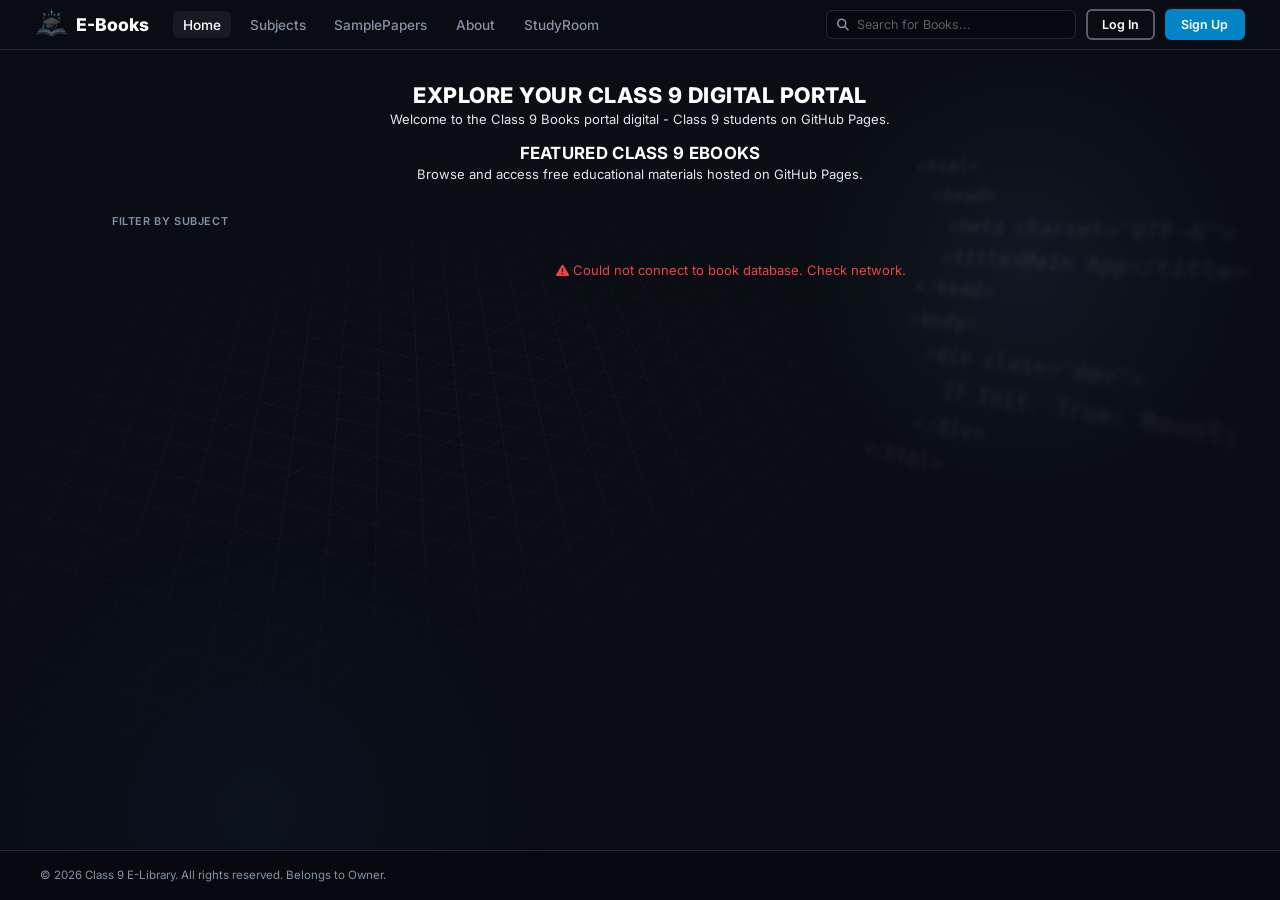
<file: index.html>
<!DOCTYPE html>
<html lang="en">
<head>
    <meta charset="UTF-8">
    <meta name="viewport" content="width=device-width, initial-scale=1.0">
    <title>Class 9 E-Books | DIGITAL PORTAL</title>
    <link rel="icon" type="image/svg+xml" href="logo.png">
    <link rel="stylesheet" href="style.css">
    <link rel="stylesheet" href="https://cdnjs.cloudflare.com/ajax/libs/font-awesome/6.4.0/css/all.min.css">
    <link href="https://fonts.googleapis.com/css2?family=Inter:wght@400;500;600;700;800&display=swap" rel="stylesheet">
</head>
<body>
    <div id="toast-container" class="toast-container"></div>
    <div class="bg-hex-grid"></div>
    <div class="bg-glow-bottom"></div>
    <div class="bg-glow-top"></div>
    <div class="bg-watermark">
        &lt;html&gt;<br>
        &nbsp;&nbsp;&lt;head&gt;<br>
        &nbsp;&nbsp;&nbsp;&nbsp;&lt;meta charset="UTF-8"&gt;<br>
        &nbsp;&nbsp;&nbsp;&nbsp;&lt;title&gt;Main App&lt;/title&gt;<br>
        &nbsp;&nbsp;&lt;/head&gt;<br>
        &nbsp;&nbsp;&lt;body&gt;<br>
        &nbsp;&nbsp;&nbsp;&nbsp;&lt;div class="dev"&gt;<br>
        &nbsp;&nbsp;&nbsp;&nbsp;&nbsp;&nbsp;If Init. True: Mount;<br>
        &nbsp;&nbsp;&nbsp;&nbsp;&lt;/div&gt;<br>
        &lt;/html&gt;
    </div>

    <nav class="navbar">
        <div class="mobile-user-slot" id="mobileUserSlot"></div>
        <div class="nav-left">
            <div class="logo">
                <a href="index.html"><img src="logo.png" alt="Portal Logo" class="nav-logo"></a>
                <span>E-Books</span>
            </div>
            <ul class="nav-links desktop-links">
                <li><a href="index.html" class="active">Home</a></li>
                <li><a href="subjects.html">Subjects</a></li>
                <li><a href="sample.html">SamplePapers</a></li>
                <li><a href="about.html">About</a></li>
                <li><a href="studyroom.html">StudyRoom</a></li>
            </ul>
        </div>
        
        <div class="nav-right" id="navRight">
            <div class="search-box">
                <i class="fa-solid fa-search"></i>
                <input type="text" placeholder="Search for Books...">
            </div>
            <button class="btn btn-blue" onclick="window.location.href='login.html'">Log In</button>
            <button class="btn btn-signup" onclick="window.location.href='signup.html'">Sign Up</button>
        </div>

        <button class="mobile-menu-btn" onclick="toggleMobileMenu()">
            <i class="fa-solid fa-bars-staggered"></i>
        </button>

        <div class="mobile-side-drawer" id="mobileSideDrawer">
            <button class="close-drawer-btn" onclick="toggleMobileMenu()"><i class="fa-solid fa-xmark"></i></button>
            
            <h3 style="color: #64748b; font-size: 0.75rem; text-transform: uppercase; margin-bottom: 12px; letter-spacing: 1px;">Menu</h3>
            <ul class="nav-links mobile-drawer-links">
                <li><a href="index.html" class="active">Home</a></li>
                <li><a href="subjects.html">Subjects</a></li>
                <li><a href="sample.html">SamplePapers</a></li>
                <li><a href="about.html">About</a></li>
                <li><a href="studyroom.html">StudyRoom</a></li>
            </ul>
            
            <div class="drawer-actions" id="drawerActions">
                <div class="search-box" style="width: 100%; margin-bottom: 15px;">
                    <i class="fa-solid fa-search"></i>
                    <input type="text" placeholder="Search for Books...">
                </div>
                <div style="display: flex; gap: 10px;">
                    <button class="btn btn-blue" style="flex: 1;" onclick="window.location.href='login.html'">Log In</button>
                    <button class="btn btn-signup" style="flex: 1;" onclick="window.location.href='signup.html'">Sign Up</button>
                </div>
            </div>
        </div>
        <div class="mobile-menu-overlay" id="mobileMenuOverlay" onclick="toggleMobileMenu()"></div>
    </nav>

    <header class="hero">
        <h1>EXPLORE YOUR CLASS 9 DIGITAL PORTAL</h1>
        <p>Welcome to the Class 9 Books portal digital - Class 9 students on GitHub Pages.</p>
        <br>
        <h2>FEATURED CLASS 9 EBOOKS</h2>
        <p class="sub-heading">Browse and access free educational materials hosted on GitHub Pages.</p>
    </header>

    <main class="main-container">
        <aside class="sidebar">
            <h3>FILTER BY SUBJECT</h3>
            <ul id="subject-filter">
        </aside>
        <section class="book-grid" id="book-grid">
        </section>
    </main>

    <footer>
        <div class="footer">
            &copy; 2026 Class 9 E-Library. All rights reserved. Belongs to Owner.
        </div>
    </footer>

    <div class="modal-overlay" id="modal">
        <div class="modal-content">
            <button class="close-modal" id="close-modal"><i class="fa-solid fa-xmark"></i></button>
            <div class="modal-body">
                <div class="modal-image" id="modal-img"></div>
                <div class="modal-info">
                    <h2 id="modal-title">Title</h2>
                    <p class="modal-desc" id="modal-desc">Description</p>
                    <div class="modal-tags" id="modal-tags">
                    </div>
                    
                    <div class="chapter-list">
                        <h4>Chapter List</h4>
                        <p id="modal-chapters">Chapters info...</p>
                    </div>
                </div>
            </div>
            <div class="modal-actions">
                <button class="btn btn-outline-wide"> View PDF (New Tab) </button>
                <button class="btn btn-outline-wide"> Download PDF (Offline Access) </button>
            </div>
        </div>
    </div>

    <script src="script.js"></script>
</body>
</html>
</file>
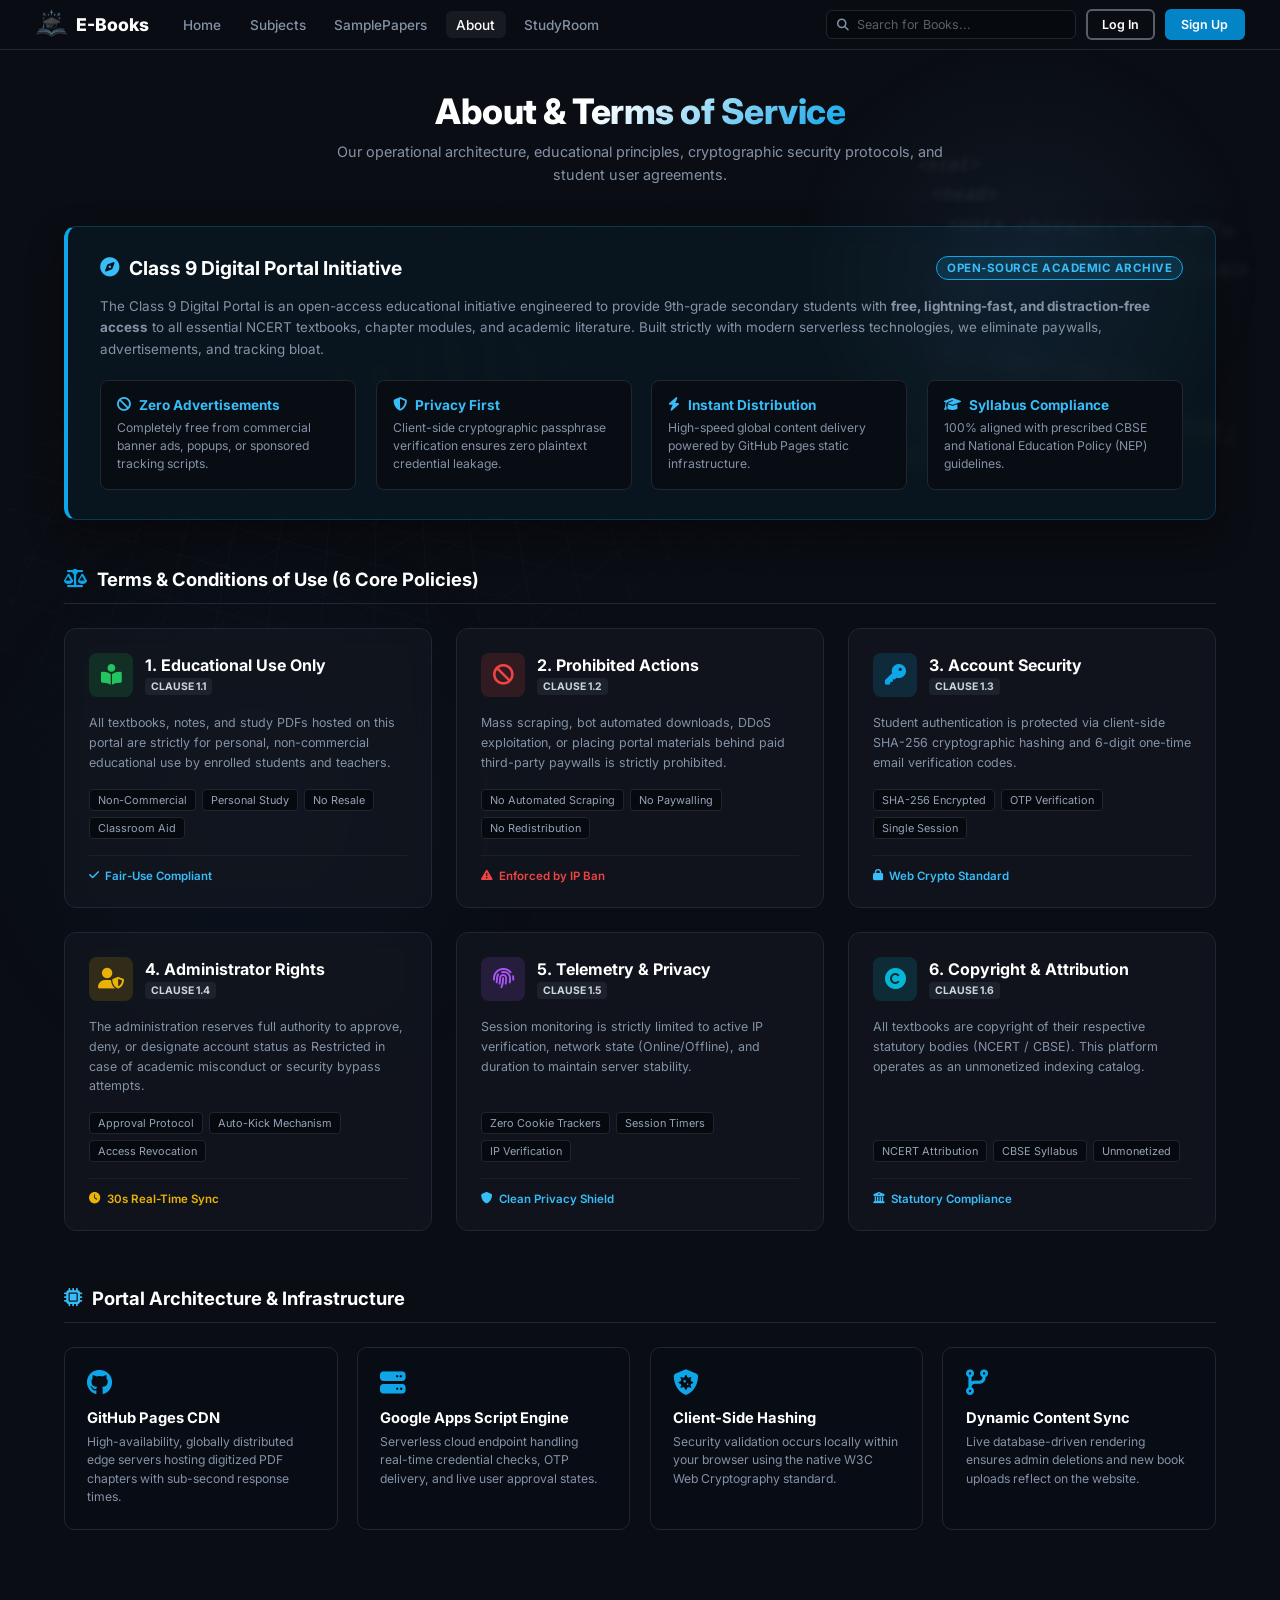
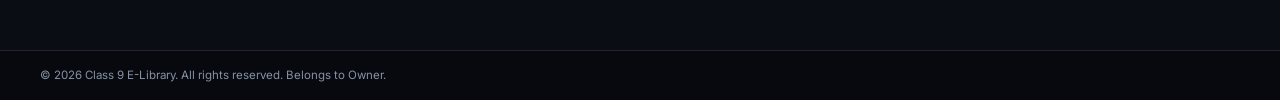
<file: about.html>
<!DOCTYPE html>
<html lang="en">
<head>
    <meta charset="UTF-8">
    <meta name="viewport" content="width=device-width, initial-scale=1.0">
    <title>About & Terms | Class 9 Digital Portal</title>
    <link rel="icon" type="image/svg+xml" href="logo.png">
    <link rel="stylesheet" href="style.css">
    <link rel="stylesheet" href="https://cdnjs.cloudflare.com/ajax/libs/font-awesome/6.4.0/css/all.min.css">
    <link href="https://fonts.googleapis.com/css2?family=Inter:wght@400;500;600;700;800&display=swap" rel="stylesheet">
    
    <style>
        .about-container {
            max-width: 1200px;
            margin: 0 auto;
            padding: 2.5rem 1.5rem 5rem;
            position: relative;
            z-index: 10;
        }

        .about-hero {
            text-align: center;
            margin-bottom: 2.5rem;
        }

        .about-hero h1 {
            font-size: 2.2rem;
            font-weight: 800;
            margin-bottom: 0.5rem;
            background: linear-gradient(135deg, #ffffff 40%, var(--btn-blue-accent) 100%);
            background-clip: text;
            -webkit-text-fill-color: transparent;
            letter-spacing: -0.5px;
        }

        .about-hero p {
            color: var(--text-muted);
            font-size: 0.9rem;
            max-width: 650px;
            margin: 0 auto;
            line-height: 1.6;
        }

        .mission-banner {
            background: rgba(14, 165, 233, 0.05);
            border: 1px solid rgba(14, 165, 233, 0.25);
            border-left: 4px solid var(--btn-blue-accent);
            border-radius: 12px;
            padding: 1.8rem 2rem;
            margin-bottom: 3rem;
            box-shadow: 0 15px 35px rgba(0, 0, 0, 0.4);
            backdrop-filter: blur(10px);
        }

        .mission-header {
            display: flex;
            align-items: center;
            justify-content: space-between;
            flex-wrap: wrap;
            gap: 10px;
            margin-bottom: 1rem;
        }

        .mission-header h2 {
            font-size: 1.2rem;
            font-weight: 700;
            color: #fff;
            display: flex;
            align-items: center;
            gap: 10px;
        }

        .platform-tag {
            background: rgba(14, 165, 233, 0.15);
            border: 1px solid var(--btn-blue-accent);
            color: #38bdf8;
            font-size: 0.72rem;
            font-weight: 700;
            padding: 4px 10px;
            border-radius: 20px;
            letter-spacing: 0.5px;
        }

        .mission-grid {
            display: grid;
            grid-template-columns: repeat(auto-fit, minmax(240px, 1fr));
            gap: 1.2rem;
            margin-top: 1.2rem;
        }

        .mission-item {
            background: #080c13;
            border: 1px solid var(--card-border);
            border-radius: 8px;
            padding: 1rem;
        }

        .mission-item h4 {
            color: #38bdf8;
            font-size: 0.85rem;
            margin-bottom: 6px;
            display: flex;
            align-items: center;
            gap: 8px;
        }

        .mission-item p {
            color: var(--text-muted);
            font-size: 0.76rem;
            line-height: 1.5;
            margin: 0;
        }

        .section-header {
            display: flex;
            justify-content: space-between;
            align-items: center;
            margin-bottom: 1.5rem;
            border-bottom: 1px solid var(--card-border);
            padding-bottom: 0.8rem;
        }

        .section-header h3 {
            color: #fff;
            font-size: 1.15rem;
            font-weight: 700;
            display: flex;
            align-items: center;
            gap: 10px;
        }

        .terms-bento-grid {
            display: grid;
            grid-template-columns: repeat(auto-fill, minmax(340px, 1fr));
            gap: 1.5rem;
            margin-bottom: 3.5rem;
        }

        .term-card {
            background-color: rgba(19, 23, 32, 0.7);
            border: 1px solid var(--card-border);
            border-radius: 12px;
            padding: 1.5rem;
            display: flex;
            flex-direction: column;
            gap: 1rem;
            transition: all 0.25s cubic-bezier(0.16, 1, 0.3, 1);
            backdrop-filter: blur(10px);
            position: relative;
            overflow: hidden;
        }

        .term-card:hover {
            border-color: rgba(56, 189, 248, 0.4);
            transform: translateY(-3px);
            box-shadow: 0 15px 30px rgba(0, 0, 0, 0.5), inset 0 0 20px rgba(56, 189, 248, 0.03);
        }

        .term-header-bar {
            display: flex;
            align-items: flex-start;
            justify-content: space-between;
            gap: 10px;
        }

        .term-icon-box {
            width: 44px;
            height: 44px;
            border-radius: 8px;
            display: flex;
            align-items: center;
            justify-content: center;
            font-size: 1.3rem;
            flex-shrink: 0;
        }

        .term-title-box h4 {
            color: #fff;
            font-size: 1rem;
            font-weight: 700;
            margin-bottom: 2px;
        }

        .term-section-badge {
            font-size: 0.65rem;
            font-weight: 700;
            padding: 2px 6px;
            border-radius: 4px;
            color: #cbd5e1;
            background: rgba(255, 255, 255, 0.06);
            display: inline-block;
        }

        .term-desc {
            color: var(--text-muted);
            font-size: 0.78rem;
            line-height: 1.6;
            margin: 0;
        }

        .clauses-wrap {
            display: flex;
            flex-wrap: wrap;
            gap: 6px;
            margin-top: auto;
        }

        .clause-pill {
            background: #06090e;
            border: 1px solid #1e2634;
            color: #94a3b8;
            font-size: 0.68rem;
            padding: 3px 8px;
            border-radius: 4px;
        }

        .term-footer {
            border-top: 1px solid rgba(255, 255, 255, 0.05);
            padding-top: 0.8rem;
            display: flex;
            align-items: center;
            justify-content: space-between;
        }

        .term-compliance {
            color: #38bdf8;
            font-size: 0.72rem;
            font-weight: 600;
            display: flex;
            align-items: center;
            gap: 6px;
        }

        .tech-hub-grid {
            display: grid;
            grid-template-columns: repeat(auto-fit, minmax(260px, 1fr));
            gap: 1.2rem;
            margin-bottom: 2.5rem;
        }

        .tech-box {
            background: #080c14;
            border: 1px solid var(--card-border);
            border-radius: 10px;
            padding: 1.4rem;
            transition: 0.2s ease;
        }

        .tech-box:hover {
            border-color: var(--btn-blue-accent);
            transform: translateY(-2px);
        }

        .tech-box i {
            font-size: 1.6rem;
            color: var(--btn-blue-accent);
            margin-bottom: 0.8rem;
            display: block;
        }

        .tech-box h4 {
            color: #fff;
            font-size: 0.92rem;
            margin-bottom: 0.4rem;
        }

        .tech-box p {
            color: var(--text-muted);
            font-size: 0.76rem;
            line-height: 1.5;
            margin: 0;
        }

        @media (max-width: 800px) {
            .terms-bento-grid { grid-template-columns: 1fr; }
            .mission-banner { padding: 1.4rem; }
        }
    </style>
</head>
<body>
    
    <div id="toast-container" class="toast-container"></div>
    <div class="bg-hex-grid"></div>
    <div class="bg-glow-bottom"></div>
    <div class="bg-glow-top"></div>
    <div class="bg-watermark">
        &lt;html&gt;<br>
        &nbsp;&nbsp;&lt;head&gt;<br>
        &nbsp;&nbsp;&nbsp;&nbsp;&lt;meta charset="UTF-8"&gt;<br>
        &nbsp;&nbsp;&nbsp;&nbsp;&lt;title&gt;Main App&lt;/title&gt;<br>
        &nbsp;&nbsp;&lt;/head&gt;<br>
        &nbsp;&nbsp;&lt;body&gt;<br>
        &nbsp;&nbsp;&nbsp;&nbsp;&lt;div class="dev"&gt;<br>
        &nbsp;&nbsp;&nbsp;&nbsp;&nbsp;&nbsp;If Init. True: Mount;<br>
        &nbsp;&nbsp;&nbsp;&nbsp;&lt;/div&gt;<br>
        &lt;/html&gt;
    </div>

    <nav class="navbar">
        <div class="mobile-user-slot" id="mobileUserSlot"></div>
        <div class="nav-left">
            <div class="logo">
                <a href="index.html"><img src="logo.png" alt="Portal Logo" class="nav-logo"></a>
                <span>E-Books</span>
            </div>
            <ul class="nav-links desktop-links">
                <li><a href="index.html">Home</a></li>
                <li><a href="subjects.html">Subjects</a></li>
                <li><a href="sample.html">SamplePapers</a></li>
                <li><a href="about.html" class="active">About</a></li>
                <li><a href="studyroom.html">StudyRoom</a></li>
            </ul>
        </div>
        
        <div class="nav-right" id="navRight">
            <div class="search-box">
                <i class="fa-solid fa-search"></i>
                <input type="text" placeholder="Search for Books...">
            </div>
            <button class="btn btn-blue" onclick="window.location.href='login.html'">Log In</button>
            <button class="btn btn-signup" onclick="window.location.href='signup.html'">Sign Up</button>
        </div>

        <button class="mobile-menu-btn" onclick="toggleMobileMenu()">
            <i class="fa-solid fa-bars-staggered"></i>
        </button>

        <div class="mobile-side-drawer" id="mobileSideDrawer">
            <button class="close-drawer-btn" onclick="toggleMobileMenu()"><i class="fa-solid fa-xmark"></i></button>
            
            <h3 style="color: #64748b; font-size: 0.75rem; text-transform: uppercase; margin-bottom: 12px; letter-spacing: 1px;">Menu</h3>
            <ul class="nav-links mobile-drawer-links">
                <li><a href="index.html">Home</a></li>
                <li><a href="subjects.html">Subjects</a></li>
                <li><a href="sample.html">SamplePapers</a></li>
                <li><a href="about.html" class="active">About</a></li>
                <li><a href="studyroom.html">StudyRoom</a></li>
            </ul>
            
            <div class="drawer-actions" id="drawerActions">
                <div class="search-box" style="width: 100%; margin-bottom: 15px;">
                    <i class="fa-solid fa-search"></i>
                    <input type="text" placeholder="Search for Books...">
                </div>
                <div style="display: flex; gap: 10px;">
                    <button class="btn btn-blue" style="flex: 1;" onclick="window.location.href='login.html'">Log In</button>
                    <button class="btn btn-signup" style="flex: 1;" onclick="window.location.href='signup.html'">Sign Up</button>
                </div>
            </div>
        </div>
        <div class="mobile-menu-overlay" id="mobileMenuOverlay" onclick="toggleMobileMenu()"></div>
    </nav>

    <main class="about-container">

        <header class="about-hero">
            <h1>About & Terms of Service</h1>
            <p>Our operational architecture, educational principles, cryptographic security protocols, and student user agreements.</p>
        </header>

        <section class="mission-banner">
            <div class="mission-header">
                <h2><i class="fa-solid fa-compass" style="color: #38bdf8;"></i> Class 9 Digital Portal Initiative</h2>
                <span class="platform-tag">OPEN-SOURCE ACADEMIC ARCHIVE</span>
            </div>
            <p style="color: var(--text-muted); font-size: 0.84rem; line-height: 1.6; margin: 0;">
                The Class 9 Digital Portal is an open-access educational initiative engineered to provide 9th-grade secondary students with <strong>free, lightning-fast, and distraction-free access</strong> to all essential NCERT textbooks, chapter modules, and academic literature. Built strictly with modern serverless technologies, we eliminate paywalls, advertisements, and tracking bloat.
            </p>

            <div class="mission-grid">
                <div class="mission-item">
                    <h4><i class="fa-solid fa-ban"></i> Zero Advertisements</h4>
                    <p>Completely free from commercial banner ads, popups, or sponsored tracking scripts.</p>
                </div>
                <div class="mission-item">
                    <h4><i class="fa-solid fa-shield-halved"></i> Privacy First</h4>
                    <p>Client-side cryptographic passphrase verification ensures zero plaintext credential leakage.</p>
                </div>
                <div class="mission-item">
                    <h4><i class="fa-solid fa-bolt"></i> Instant Distribution</h4>
                    <p>High-speed global content delivery powered by GitHub Pages static infrastructure.</p>
                </div>
                <div class="mission-item">
                    <h4><i class="fa-solid fa-graduation-cap"></i> Syllabus Compliance</h4>
                    <p>100% aligned with prescribed CBSE and National Education Policy (NEP) guidelines.</p>
                </div>
            </div>
        </section>

        <div class="section-header">
            <h3><i class="fa-solid fa-scale-balanced" style="color: var(--btn-blue-accent);"></i> Terms & Conditions of Use (6 Core Policies)</h3>
        </div>

        <div class="terms-bento-grid">

            <div class="term-card">
                <div class="term-header-bar">
                    <div style="display: flex; gap: 12px; align-items: center;">
                        <div class="term-icon-box" style="background: rgba(34, 197, 94, 0.15); color: #22c55e;">
                            <i class="fa-solid fa-book-reader"></i>
                        </div>
                        <div class="term-title-box">
                            <h4>1. Educational Use Only</h4>
                            <span class="term-section-badge">CLAUSE 1.1</span>
                        </div>
                    </div>
                </div>
                <p class="term-desc">All textbooks, notes, and study PDFs hosted on this portal are strictly for personal, non-commercial educational use by enrolled students and teachers.</p>
                <div class="clauses-wrap">
                    <span class="clause-pill">Non-Commercial</span>
                    <span class="clause-pill">Personal Study</span>
                    <span class="clause-pill">No Resale</span>
                    <span class="clause-pill">Classroom Aid</span>
                </div>
                <div class="term-footer">
                    <span class="term-compliance"><i class="fa-solid fa-check"></i> Fair-Use Compliant</span>
                </div>
            </div>


            <div class="term-card">
                <div class="term-header-bar">
                    <div style="display: flex; gap: 12px; align-items: center;">
                        <div class="term-icon-box" style="background: rgba(239, 68, 68, 0.15); color: #ef4444;">
                            <i class="fa-solid fa-ban"></i>
                        </div>
                        <div class="term-title-box">
                            <h4>2. Prohibited Actions</h4>
                            <span class="term-section-badge">CLAUSE 1.2</span>
                        </div>
                    </div>
                </div>
                <p class="term-desc">Mass scraping, bot automated downloads, DDoS exploitation, or placing portal materials behind paid third-party paywalls is strictly prohibited.</p>
                <div class="clauses-wrap">
                    <span class="clause-pill">No Automated Scraping</span>
                    <span class="clause-pill">No Paywalling</span>
                    <span class="clause-pill">No Redistribution</span>
                </div>
                <div class="term-footer">
                    <span class="term-compliance" style="color: #ef4444;"><i class="fa-solid fa-triangle-exclamation"></i> Enforced by IP Ban</span>
                </div>
            </div>

            <div class="term-card">
                <div class="term-header-bar">
                    <div style="display: flex; gap: 12px; align-items: center;">
                        <div class="term-icon-box" style="background: rgba(14, 165, 233, 0.15); color: #0ea5e9;">
                            <i class="fa-solid fa-key"></i>
                        </div>
                        <div class="term-title-box">
                            <h4>3. Account Security</h4>
                            <span class="term-section-badge">CLAUSE 1.3</span>
                        </div>
                    </div>
                </div>
                <p class="term-desc">Student authentication is protected via client-side SHA-256 cryptographic hashing and 6-digit one-time email verification codes.</p>
                <div class="clauses-wrap">
                    <span class="clause-pill">SHA-256 Encrypted</span>
                    <span class="clause-pill">OTP Verification</span>
                    <span class="clause-pill">Single Session</span>
                </div>
                <div class="term-footer">
                    <span class="term-compliance"><i class="fa-solid fa-lock"></i> Web Crypto Standard</span>
                </div>
            </div>

            <div class="term-card">
                <div class="term-header-bar">
                    <div style="display: flex; gap: 12px; align-items: center;">
                        <div class="term-icon-box" style="background: rgba(234, 179, 8, 0.15); color: #eab308;">
                            <i class="fa-solid fa-user-shield"></i>
                        </div>
                        <div class="term-title-box">
                            <h4>4. Administrator Rights</h4>
                            <span class="term-section-badge">CLAUSE 1.4</span>
                        </div>
                    </div>
                </div>
                <p class="term-desc">The administration reserves full authority to approve, deny, or designate account status as <code>Restricted</code> in case of academic misconduct or security bypass attempts.</p>
                <div class="clauses-wrap">
                    <span class="clause-pill">Approval Protocol</span>
                    <span class="clause-pill">Auto-Kick Mechanism</span>
                    <span class="clause-pill">Access Revocation</span>
                </div>
                <div class="term-footer">
                    <span class="term-compliance" style="color: #eab308;"><i class="fa-solid fa-clock"></i> 30s Real-Time Sync</span>
                </div>
            </div>

            <div class="term-card">
                <div class="term-header-bar">
                    <div style="display: flex; gap: 12px; align-items: center;">
                        <div class="term-icon-box" style="background: rgba(168, 85, 247, 0.15); color: #a855f7;">
                            <i class="fa-solid fa-fingerprint"></i>
                        </div>
                        <div class="term-title-box">
                            <h4>5. Telemetry & Privacy</h4>
                            <span class="term-section-badge">CLAUSE 1.5</span>
                        </div>
                    </div>
                </div>
                <p class="term-desc">Session monitoring is strictly limited to active IP verification, network state (Online/Offline), and duration to maintain server stability.</p>
                <div class="clauses-wrap">
                    <span class="clause-pill">Zero Cookie Trackers</span>
                    <span class="clause-pill">Session Timers</span>
                    <span class="clause-pill">IP Verification</span>
                </div>
                <div class="term-footer">
                    <span class="term-compliance"><i class="fa-solid fa-shield"></i> Clean Privacy Shield</span>
                </div>
            </div>

            <div class="term-card">
                <div class="term-header-bar">
                    <div style="display: flex; gap: 12px; align-items: center;">
                        <div class="term-icon-box" style="background: rgba(6, 182, 212, 0.15); color: #06b6d4;">
                            <i class="fa-solid fa-copyright"></i>
                        </div>
                        <div class="term-title-box">
                            <h4>6. Copyright & Attribution</h4>
                            <span class="term-section-badge">CLAUSE 1.6</span>
                        </div>
                    </div>
                </div>
                <p class="term-desc">All textbooks are copyright of their respective statutory bodies (NCERT / CBSE). This platform operates as an unmonetized indexing catalog.</p>
                <div class="clauses-wrap">
                    <span class="clause-pill">NCERT Attribution</span>
                    <span class="clause-pill">CBSE Syllabus</span>
                    <span class="clause-pill">Unmonetized</span>
                </div>
                <div class="term-footer">
                    <span class="term-compliance"><i class="fa-solid fa-building-columns"></i> Statutory Compliance</span>
                </div>
            </div>

        </div>

        <div class="section-header">
            <h3><i class="fa-solid fa-microchip" style="color: #38bdf8;"></i> Portal Architecture & Infrastructure</h3>
        </div>

        <div class="tech-hub-grid">
            <div class="tech-box">
                <i class="fa-brands fa-github"></i>
                <h4>GitHub Pages CDN</h4>
                <p>High-availability, globally distributed edge servers hosting digitized PDF chapters with sub-second response times.</p>
            </div>
            <div class="tech-box">
                <i class="fa-solid fa-server"></i>
                <h4>Google Apps Script Engine</h4>
                <p>Serverless cloud endpoint handling real-time credential checks, OTP delivery, and live user approval states.</p>
            </div>
            <div class="tech-box">
                <i class="fa-solid fa-shield-virus"></i>
                <h4>Client-Side Hashing</h4>
                <p>Security validation occurs locally within your browser using the native W3C Web Cryptography standard.</p>
            </div>
            <div class="tech-box">
                <i class="fa-solid fa-code-branch"></i>
                <h4>Dynamic Content Sync</h4>
                <p>Live database-driven rendering ensures admin deletions and new book uploads reflect on the website.</p>
            </div>
        </div>

    </main>

    <footer>
        <div class="footer">
            &copy; 2026 Class 9 E-Library. All rights reserved. Belongs to Owner.
        </div>
    </footer>

    <script src="script.js"></script>
</body>
</html>
</file>
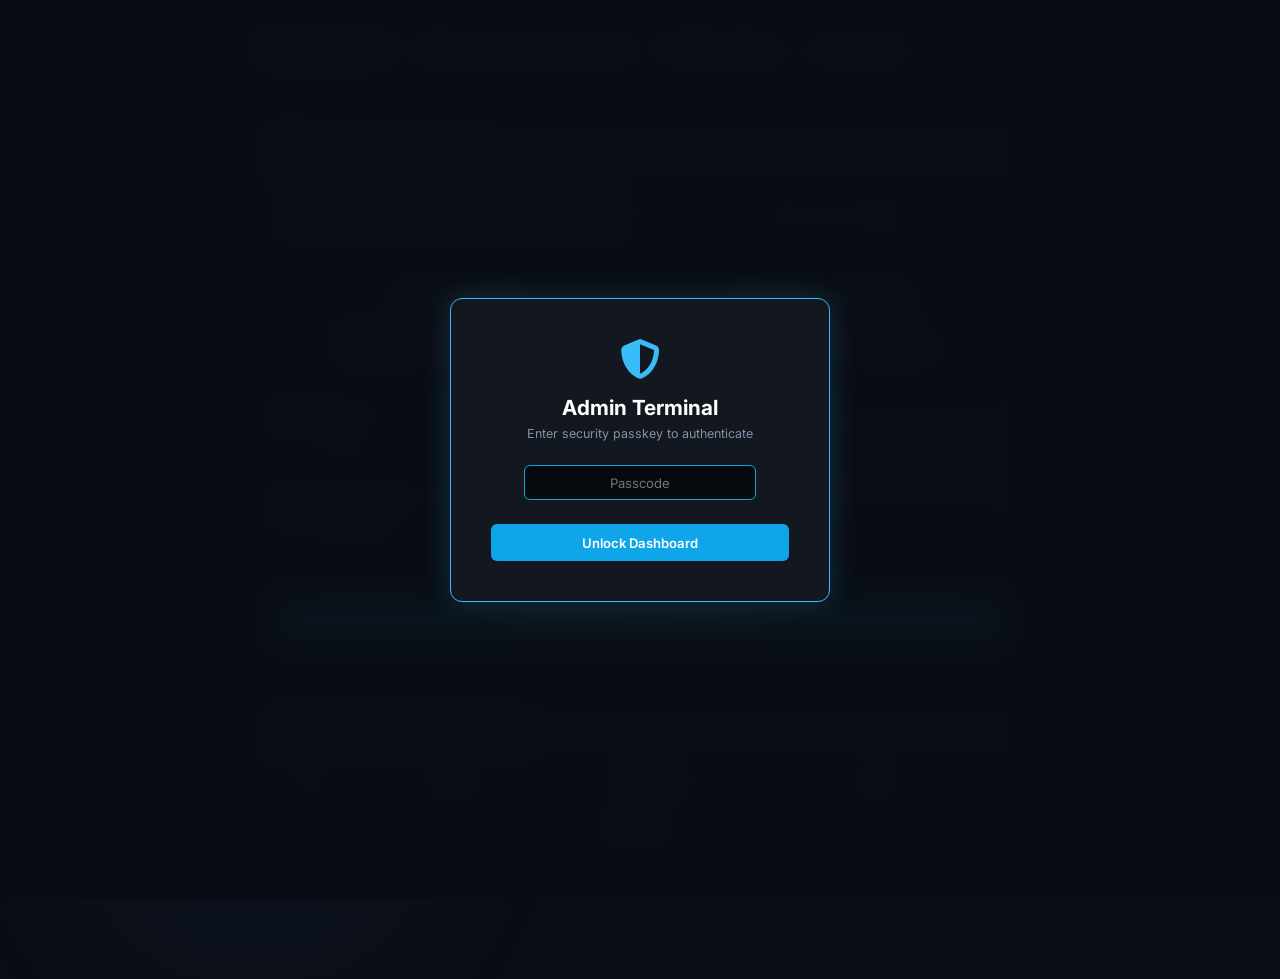
<file: admin.html>
<!DOCTYPE html>
<html lang="en">
<head>
    <meta charset="UTF-8">
    <meta name="viewport" content="width=device-width, initial-scale=1.0">
    <title>Admin Terminal | Class 9 E-Books</title>
    <link rel="icon" type="image/svg+xml" href="logo.png">
    <link rel="stylesheet" href="style.css">
    <link rel="stylesheet" href="https://cdnjs.cloudflare.com/ajax/libs/font-awesome/6.4.0/css/all.min.css">
    <link href="https://fonts.googleapis.com/css2?family=Inter:wght@400;500;600;700;800&display=swap" rel="stylesheet">
    
    <style>
        .admin-page { max-width: 1200px; margin: 0 auto; padding: 2rem 1.5rem 5rem; z-index: 10; position: relative; }
        .admin-lock-overlay { position: fixed; inset: 0; background: rgba(10, 13, 19, 0.95); backdrop-filter: blur(15px); z-index: 99999; display: flex; align-items: center; justify-content: center; }
        .admin-lock-card { background: #131720; border: 1px solid #38bdf8; border-radius: 12px; padding: 2.5rem; width: 380px; text-align: center; box-shadow: 0 0 30px rgba(56, 189, 248, 0.2); }
        
        .admin-tabs { display: flex; gap: 8px; margin-bottom: 2rem; border-bottom: 1px solid var(--card-border); padding-bottom: 12px; flex-wrap: wrap; }
        .admin-tab-btn { background: #131720; border: 1px solid var(--card-border); color: var(--text-muted); padding: 8px 16px; border-radius: 8px; font-size: 0.82rem; font-weight: 600; cursor: pointer; transition: 0.2s; display: flex; align-items: center; gap: 8px; }
        .admin-tab-btn:hover { color: #fff; border-color: var(--btn-blue-accent); }
        .admin-tab-btn.active { background: rgba(14, 165, 233, 0.15); color: #38bdf8; border-color: #38bdf8; }
        
        .admin-section { display: none; }
        .admin-section.active { display: block; animation: fadeIn 0.2s ease; }
        @keyframes fadeIn { from { opacity: 0; transform: translateY(6px); } to { opacity: 1; transform: translateY(0); } }
        
        .card-admin-box { background: #131720; border: 1px solid var(--card-border); border-radius: 12px; padding: 1.8rem; margin-bottom: 1.5rem; }
        .card-admin-box-header { display: flex; justify-content: space-between; align-items: center; border-bottom: 1px solid var(--card-border); padding-bottom: 10px; margin-bottom: 1.2rem; }
        .card-admin-box h3 { color: #fff; font-size: 1rem; display: flex; align-items: center; gap: 8px; margin: 0; }
        
        .mode-switcher-container { display: flex; gap: 10px; background: #070a10; padding: 6px; border-radius: 8px; border: 1px solid var(--card-border); margin-bottom: 1.5rem; }
        .mode-btn { flex: 1; background: transparent; border: none; color: var(--text-muted); padding: 8px 12px; border-radius: 6px; font-size: 0.8rem; font-weight: 600; cursor: pointer; transition: 0.2s; display: flex; align-items: center; justify-content: center; gap: 8px; }
        .mode-btn.active { background: #1e293b; color: #38bdf8; border: 1px solid rgba(56, 189, 248, 0.3); }
        
        .upload-grid-2 { display: grid; grid-template-columns: 1fr 1fr; gap: 1.2rem; margin-bottom: 1.5rem; }
        .custom-upload-box { background: #070a10; border: 1px dashed var(--card-border); border-radius: 10px; padding: 1.5rem; text-align: center; display: flex; flex-direction: column; align-items: center; justify-content: center; transition: all 0.2s ease;}
        .custom-upload-box:hover { border-color: var(--btn-blue-accent); background: #0b0f17; }
        
        .file-select-btn { background: #1a2230; border: 1px solid var(--card-border); color: #cbd5e1; padding: 6px 14px; border-radius: 6px; font-size: 0.75rem; font-weight: 600; cursor: pointer; display: inline-flex; align-items: center; gap: 6px; transition: 0.15s; margin-right: 8px; }
        .file-select-btn:hover { background: #222d40; border-color: var(--btn-blue-accent); color: #fff; }
        
        .badge-linked { background: rgba(34, 197, 94, 0.15); border: 1px solid #22c55e; color: #4ade80; padding: 4px 10px; border-radius: 4px; margin-top: 10px; font-size: 0.72rem; font-weight: bold; word-break: break-all; }
        
        /* THEMED PROGRESS BAR */
        .progress-wrapper { width: 100%; margin-top: 12px; display: none; }
        .progress-bar-bg { background: #0f172a; border: 1px solid var(--card-border); border-radius: 8px; height: 10px; width: 100%; overflow: hidden; position: relative; }
        .progress-bar-fill { background: linear-gradient(90deg, #0284c7, #38bdf8); height: 100%; width: 0%; transition: width 0.15s ease; border-radius: 8px; box-shadow: 0 0 10px rgba(56, 189, 248, 0.4); }
        .progress-text { color: #94a3b8; font-size: 0.72rem; font-weight: 600; margin-top: 6px; text-align: center; }

        /* AESTHETIC COMPACT TABLES */
        .admin-table-container { background: #070a10; border: 1px solid var(--card-border); border-radius: 10px; overflow-x: auto; margin-top: 1rem; box-shadow: 0 4px 20px rgba(0,0,0,0.4); }
        .admin-table { width: 100%; border-collapse: collapse; font-size: 0.78rem; text-align: left; }
        .admin-table th { background: #0b0f17; padding: 10px 14px; color: var(--text-muted); font-size: 0.68rem; text-transform: uppercase; border-bottom: 1px solid #1e2634; letter-spacing: 0.8px; font-weight: 700; }
        .admin-table td { padding: 10px 14px; border-bottom: 1px solid #111622; color: #cbd5e1; vertical-align: middle; }
        .admin-table tr:hover td { background: rgba(56, 189, 248, 0.03); }
        
        .status-badge { display: inline-block; padding: 3px 8px; border-radius: 20px; font-size: 0.65rem; font-weight: 800; letter-spacing: 0.5px; text-transform: uppercase; }
        .status-subj { background: rgba(56,189,248,0.1); border: 1px solid rgba(56,189,248,0.3); color: #38bdf8; }

        .badge-pill { display: inline-flex; align-items: center; gap: 4px; padding: 2px 7px; border-radius: 4px; font-size: 0.65rem; font-weight: 700; letter-spacing: 0.4px; text-transform: uppercase; }
        .badge-approved { background: rgba(34, 197, 94, 0.12); color: #4ade80; border: 1px solid rgba(34, 197, 94, 0.3); }
        .badge-restricted { background: rgba(239, 68, 68, 0.12); color: #f87171; border: 1px solid rgba(239, 68, 68, 0.3); }
        .badge-dl-allow { background: rgba(56, 189, 248, 0.1); color: #38bdf8; border: 1px solid rgba(56, 189, 248, 0.25); }
        .badge-dl-block { background: rgba(239, 68, 68, 0.1); color: #f87171; border: 1px solid rgba(239, 68, 68, 0.25); }
        .badge-ip { background: #131722; color: #94a3b8; border: 1px solid #1e2634; font-family: monospace; font-size: 0.7rem; padding: 2px 6px; border-radius: 4px; }
        .badge-event-online { color: #4ade80; font-weight: 600; font-size: 0.72rem; }
        .badge-event-dl { color: #f59e0b; font-weight: 600; font-size: 0.72rem; }
        .badge-event-offline { color: #64748b; font-size: 0.72rem; }

        .btn-ghost-red { background: rgba(239, 68, 68, 0.1); border: 1px solid rgba(239, 68, 68, 0.3); color: #ef4444; padding: 5px 10px; border-radius: 5px; font-size: 0.72rem; font-weight: 600; cursor: pointer; transition: 0.2s; display: inline-flex; align-items: center; justify-content: center; gap: 5px; text-decoration: none; }
        .btn-ghost-red:hover { background: rgba(239, 68, 68, 0.25); color: #fff; }

        .btn-ghost-green { background: rgba(34, 197, 94, 0.1); border: 1px solid rgba(34, 197, 94, 0.3); color: #22c55e; padding: 5px 10px; border-radius: 5px; font-size: 0.72rem; font-weight: 600; cursor: pointer; transition: 0.2s; display: inline-flex; align-items: center; justify-content: center; gap: 5px; text-decoration: none; }
        .btn-ghost-green:hover { background: rgba(34, 197, 94, 0.25); color: #fff; }

        .btn-ghost-cyan { background: rgba(56, 189, 248, 0.1); border: 1px solid rgba(56, 189, 248, 0.3); color: #38bdf8; padding: 5px 10px; border-radius: 5px; font-size: 0.72rem; font-weight: 600; cursor: pointer; transition: 0.2s; display: inline-flex; align-items: center; justify-content: center; gap: 5px; text-decoration: none; }
        .btn-ghost-cyan:hover { background: rgba(56, 189, 248, 0.25); border-color: #38bdf8; color: #fff; }

        .btn-action-clear-logs { background: transparent; border: 1px solid #ef4444; color: #ef4444; padding: 6px 14px; border-radius: 6px; font-size: 0.75rem; font-weight: 600; cursor: pointer; transition: 0.2s; display: flex; align-items: center; gap: 6px;}
        .btn-action-clear-logs:hover { background: rgba(239, 68, 68, 0.15); }
    </style>
</head>
<body>
    <div id="toast-container" class="toast-container"></div>
    <div class="bg-hex-grid"></div>
    <div class="bg-glow-bottom"></div>

    <div id="customConfirmModal" class="admin-lock-overlay" style="display:none; z-index: 100000;">
        <div class="admin-lock-card" style="padding: 2rem; width: 340px; text-align: left;">
            <h3 style="color:#fff; margin-bottom:10px; font-size:1.15rem; display: flex; align-items: center; gap: 8px;">
                <i class="fa-solid fa-triangle-exclamation" style="color:#ef4444;"></i> <span id="confirmTitle">Confirm Action</span>
            </h3>
            <p style="color:var(--text-muted); font-size:0.85rem; margin-bottom:2rem; line-height:1.5;" id="confirmMsg">Are you sure you want to proceed?</p>
            <div style="display:flex; gap:10px;">
                <button class="btn btn-outline" style="flex:1; border-color: var(--card-border);" onclick="closeCustomConfirm()">Cancel</button>
                <button class="btn" style="flex:1; background:#ef4444; color:#fff; border:none; font-weight:bold;" onclick="executeCustomConfirm()">Yes, Proceed</button>
            </div>
        </div>
    </div>

    <div id="customPromptModal" class="admin-lock-overlay" style="display:none; z-index: 100000;">
        <div class="admin-lock-card" style="padding: 2rem; width: 350px; text-align: left;">
            <h3 style="color:#fff; margin-bottom:10px; font-size:1.15rem;"><i class="fa-solid fa-tags" style="color:#38bdf8; margin-right:8px;"></i> <span id="promptTitle">Enter Information</span></h3>
            <p style="color:var(--text-muted); font-size:0.8rem; margin-bottom:1rem;" id="promptDesc">Creates a new sidebar subject filter.</p>
            <input type="text" id="customPromptInput" class="form-input" style="width: 100%; margin-bottom: 1.5rem;" autocomplete="off">
            <div style="display:flex; gap:10px;">
                <button class="btn btn-outline" style="flex:1; border-color: var(--card-border);" onclick="closeCustomPrompt()">Cancel</button>
                <button class="btn btn-blue" style="flex:1; border:none;" onclick="executeCustomPrompt()">Add Subject</button>
            </div>
        </div>
    </div>

    <div id="adminLockModal" class="admin-lock-overlay">
        <div class="admin-lock-card">
            <i class="fa-solid fa-shield-halved" style="font-size: 2.5rem; color: #38bdf8; margin-bottom: 1rem;"></i>
            <h2 style="color: #fff; font-size: 1.3rem; margin-bottom: 6px;">Admin Terminal</h2>
            <p style="color: var(--text-muted); font-size: 0.78rem; margin-bottom: 1.5rem;">Enter security passkey to authenticate</p>
            <form onsubmit="event.preventDefault(); unlockAdmin();">
                <input type="password" id="adminPassInput" class="form-input" placeholder="Passcode" style="text-align: center; margin-bottom: 1rem;" required autofocus>
                <button type="submit" class="btn-form">Unlock Dashboard</button>
            </form>
        </div>
    </div>

    <main class="admin-page">

        <div class="admin-tabs">
            <button class="admin-tab-btn active" onclick="switchTab('booksTab', this)"><i class="fa-solid fa-book-medical"></i> Book Manager</button>
            <button class="admin-tab-btn" onclick="switchTab('usersTab', this)"><i class="fa-solid fa-users-gear"></i> User Approvals & Downloads</button>
            <button class="admin-tab-btn" onclick="switchTab('subjectsTab', this)"><i class="fa-solid fa-tags"></i> Filter Sublists</button>
            <button class="admin-tab-btn" onclick="switchTab('logsTab', this)"><i class="fa-solid fa-satellite-dish"></i> Live Logs</button>
        </div>

        <section id="booksTab" class="admin-section active">
            <div class="card-admin-box">
                <div class="card-admin-box-header">
                    <h3><i class="fa-solid fa-book-bookmark"></i> Create New Book Card</h3>
                </div>

                <div class="mode-switcher-container">
                    <button type="button" id="btnModeDrive" class="mode-btn active" onclick="switchBookMode('drive')"><i class="fa-brands fa-google-drive"></i> 1. Auto Google Drive Upload</button>
                    <button type="button" id="btnModeManual" class="mode-btn" onclick="switchBookMode('manual')"><i class="fa-solid fa-link"></i> 2. Direct Link / No Upload</button>
                </div>

                <div id="submodeDriveContainer">
                    <div class="upload-grid-2">
                        <div class="custom-upload-box">
                            <h4 style="color:#fff; font-size: 0.9rem; margin-bottom:4px;">Upload Book PDF</h4>
                            <p style="color: var(--text-muted); font-size: 0.74rem;">Permanent embedded link will be generated via Drive.</p>
                            <input type="file" id="pdfFileInput" accept="application/pdf" style="display: none;" onchange="handleFileSelected('pdf')">
                            <div style="margin-top:10px;">
                                <button type="button" class="file-select-btn" onclick="document.getElementById('pdfFileInput').click()"><i class="fa-solid fa-folder-open"></i> Choose PDF</button>
                                <button type="button" id="uploadPdfBtn" class="btn btn-blue" onclick="uploadPdfToDrive()" disabled>Upload to Drive</button>
                            </div>

                            <div id="pdfProgressContainer" class="progress-wrapper">
                                <div class="progress-bar-bg">
                                    <div id="pdfProgressBar" class="progress-bar-fill"></div>
                                </div>
                                <div id="pdfProgressText" class="progress-text">Uploading: 0.00 MB / 0.00 MB (0%)</div>
                            </div>

                            <div id="pdfBadgeContainer"></div>
                        </div>
                        <div class="custom-upload-box">
                            <h4 style="color:#fff; font-size: 0.9rem; margin-bottom:4px;">Upload Cover (Optional)</h4>
                            <p style="color: var(--text-muted); font-size: 0.74rem;">Thumbnail logic syncs automatically.</p>
                            <input type="file" id="coverFileInput" accept="image/*" style="display: none;" onchange="handleFileSelected('cover')">
                            <div style="margin-top:10px;">
                                <button type="button" class="file-select-btn" onclick="document.getElementById('coverFileInput').click()"><i class="fa-solid fa-image"></i> Choose Cover</button>
                                <button type="button" id="uploadCoverBtn" class="btn btn-blue" onclick="uploadCoverToDrive()" disabled>Upload Cover</button>
                            </div>
                            <div id="coverBadgeContainer"></div>
                        </div>
                    </div>
                    
                    <form onsubmit="event.preventDefault(); publishBookDriveMode();">
                        <div style="display: grid; grid-template-columns: 1fr 1fr; gap: 1.2rem;">
                            <div class="form-group">
                                <label>1. Book Title</label>
                                <input type="text" id="driveBookTitle" class="form-input" placeholder="e.g. Mathematics Textbook Class 9" required>
                            </div>
                            <div class="form-group">
                                <label>2. Filter by Subject (Sublist)</label>
                                <div style="display: flex; gap: 8px;">
                                    <select id="driveBookSubjectSelect" class="form-input" style="background:#06090e; color:#fff;" required></select>
                                    <button type="button" class="btn btn-signup" onclick="triggerCustomPrompt()" title="Add New Subject Category" style="white-space: nowrap;"><i class="fa-solid fa-plus"></i> New Sublist</button>
                                </div>
                            </div>
                            <div class="form-group" style="grid-column: span 2;">
                                <label>3. Book Description</label>
                                <input type="text" id="driveBookDesc" class="form-input" placeholder="e.g. NCERT Science Textbook covering key Physics & Chemistry topics" required>
                            </div>
                        </div>
                        <button type="submit" id="drivePublishBtn" class="btn-form" style="margin-top: 1.5rem;" disabled><i class="fa-solid fa-cloud-arrow-up"></i> Upload PDF First to Publish Card</button>
                    </form>
                </div>

                <div id="submodeManualContainer" style="display: none;">
                    <form onsubmit="event.preventDefault(); publishBookManualMode();">
                        <div style="display: grid; grid-template-columns: 1fr 1fr; gap: 1.2rem;">
                            <div class="form-group">
                                <label>1. Book Title</label>
                                <input type="text" id="manBookTitle" class="form-input" placeholder="e.g. Mathematics Class 9 Guide" required>
                            </div>
                            <div class="form-group">
                                <label>2. Filter by Subject (Sublist)</label>
                                <div style="display: flex; gap: 8px;">
                                    <select id="manBookSubjectSelect" class="form-input" style="background:#06090e; color:#fff;" required></select>
                                    <button type="button" class="btn btn-signup" onclick="triggerCustomPrompt()" title="Add New Subject Category" style="white-space: nowrap;"><i class="fa-solid fa-plus"></i> New Sublist</button>
                                </div>
                            </div>
                            <div class="form-group" style="grid-column: span 2;">
                                <label>3. Book Description</label>
                                <input type="text" id="manBookDesc" class="form-input" placeholder="e.g. Comprehensive chapter breakdown for Class 9" required>
                            </div>
                            
                            <div class="form-group">
                                <label>4. Preview Link (Online PDF Viewer URL)</label>
                                <input type="text" id="manBookPreviewUrl" class="form-input" placeholder="https://example.com/viewer.pdf" required>
                            </div>
                            <div class="form-group">
                                <label>5. Download Link (PDF Download URL)</label>
                                <input type="text" id="manBookDownloadUrl" class="form-input" placeholder="https://example.com/book.pdf" required>
                            </div>
                            
                            <div class="form-group" style="grid-column: span 2;">
                                <label>6. Chapters Summary (Optional)</label>
                                <input type="text" id="manBookChapters" class="form-input" placeholder="Chapter 1, Chapter 2... Includes all chapters.">
                            </div>
                        </div>
                        <button type="submit" id="manPublishBtn" class="btn-form" style="margin-top: 1.5rem; background-color: var(--primary-blue);"><i class="fa-solid fa-link"></i> Publish Book Card by Link</button>
                    </form>
                </div>
            </div>

            <div class="card-admin-box">
                <div class="card-admin-box-header">
                    <h3><i class="fa-solid fa-book"></i> Active Book Cards on Portal</h3>
                </div>
                <div class="admin-table-container">
                    <table class="admin-table">
                        <thead><tr><th>Title</th><th>Subject</th><th>Preview Link</th><th>Action</th></tr></thead>
                        <tbody id="booksTableBody"><tr><td colspan="4" style="text-align:center;">Loading books...</td></tr></tbody>
                    </table>
                </div>
            </div>
        </section>

        <section id="usersTab" class="admin-section">
            <div class="card-admin-box">
                <div class="card-admin-box-header"><h3><i class="fa-solid fa-user-clock" style="color: #eab308;"></i> Pending Approvals (<span id="pendingCount">0</span>)</h3></div>
                <div class="admin-table-container"><table class="admin-table"><thead><tr><th>Name</th><th>Email</th><th>Applied On</th><th>Action</th></tr></thead><tbody id="pendingTableBody"><tr><td colspan="4" style="text-align:center;">Loading...</td></tr></tbody></table></div>
            </div>
            <div class="card-admin-box">
                <div class="card-admin-box-header"><h3><i class="fa-solid fa-users" style="color: #22c55e;"></i> Approved & Restricted Users</h3></div>
                <div class="admin-table-container">
                    <table class="admin-table">
                        <thead><tr><th>Name</th><th>Email & Activity</th><th>Account Status</th><th>Action & Permissions</th></tr></thead>
                        <tbody id="activeTableBody"><tr><td colspan="4" style="text-align:center;">Loading users...</td></tr></tbody>
                    </table>
                </div>
            </div>
        </section>

        <section id="subjectsTab" class="admin-section">
            <div class="card-admin-box">
                <div class="card-admin-box-header"><h3><i class="fa-solid fa-folder-plus"></i> Create New Sublist</h3></div>
                <p style="color: var(--text-muted); font-size: 0.78rem; margin-bottom: 12px;">This sublist will automatically appear in the portal's left sidebar for students to filter books.</p>
                <form onsubmit="event.preventDefault(); addSubjectCategory();" style="display: flex; gap: 10px; max-width: 450px;">
                    <input type="text" id="newSubjectName" class="form-input" placeholder="e.g. Computer, AI, Sanskrit..." required>
                    <button type="submit" class="btn btn-blue"><i class="fa-solid fa-plus"></i> Create</button>
                </form>
            </div>
            <div class="card-admin-box">
                <div class="card-admin-box-header"><h3><i class="fa-solid fa-list-ol"></i> Active Filter Sublists</h3></div>
                <div class="admin-table-container"><table class="admin-table"><thead><tr><th>Subject Name</th><th>Action</th></tr></thead><tbody id="subjectsTableBody"><tr><td colspan="2" style="text-align:center;">Loading subjects...</td></tr></tbody></table></div>
            </div>
        </section>

        <section id="logsTab" class="admin-section">
            <div class="card-admin-box">
                <div class="card-admin-box-header">
                    <h3><i class="fa-solid fa-satellite-dish"></i> Live Student Session Logs & IP</h3>
                    <button type="button" class="btn-action-clear-logs" onclick="triggerClearLogs()"><i class="fa-solid fa-trash"></i> Clear All Logs</button>
                </div>
                <div class="admin-table-container">
                    <table class="admin-table">
                        <thead><tr><th>Timestamp</th><th>Student</th><th>Email</th><th>IP Address</th><th>Status / Event</th><th>Duration</th></tr></thead>
                        <tbody id="logsTableBody"><tr><td colspan="6" style="text-align:center;">Loading telemetry...</td></tr></tbody>
                    </table>
                </div>
            </div>
        </section>
    </main>

    <script>
        const GOOGLE_APP_SCRIPT_URL = "https://script.google.com/macros/s/AKfycbxrL3y_70KEpMYrSDgExO35ZZdy-JNdQ4p8EZWu3DCHMcnozFiUORYzbga5LsMobihvmg/exec";
        
        let autoPdfViewLink = "";
        let autoPdfDownloadLink = "";
        let autoCoverLink = "";

        function getSubjectColor(subject) {
            const s = (subject || '').toLowerCase();
            if (s.includes('math')) return '#ea580c';    
            if (s.includes('sci')) return '#16a34a';      
            if (s.includes('eng')) return '#0284c7';      
            if (s.includes('sst') || s.includes('social')) return '#9333ea'; 
            if (s.includes('hind')) return '#dc2626';     
            if (s.includes('comp') || s.includes('it')) return '#0d9488';   
            return '#38bdf8';                             
        }
        
        let _confirmCallback = null;
        let _promptCallback = null;

        function openCustomConfirm(title, message, callback) {
            document.getElementById('confirmTitle').innerText = title;
            document.getElementById('confirmMsg').innerText = message;
            _confirmCallback = callback;
            document.getElementById('customConfirmModal').style.display = 'flex';
        }
        function closeCustomConfirm() { document.getElementById('customConfirmModal').style.display = 'none'; _confirmCallback = null; }
        function executeCustomConfirm() { if (_confirmCallback) _confirmCallback(); closeCustomConfirm(); }

        function openCustomPrompt(title, desc, placeholder, callback) {
            document.getElementById('promptTitle').innerText = title;
            document.getElementById('promptDesc').innerText = desc;
            const input = document.getElementById('customPromptInput');
            input.placeholder = placeholder; input.value = '';
            _promptCallback = callback;
            document.getElementById('customPromptModal').style.display = 'flex';
            setTimeout(() => input.focus(), 100);
        }

        function closeCustomPrompt() { document.getElementById('customPromptModal').style.display = 'none'; _promptCallback = null; }
        function executeCustomPrompt() { const val = document.getElementById('customPromptInput').value; if (_promptCallback) _promptCallback(val); closeCustomPrompt(); }

        function showToast(title, message, type = 'info') {
            let container = document.getElementById('toast-container');
            if (!container) { container = document.createElement('div'); container.id = 'toast-container'; container.className = 'toast-container'; document.body.appendChild(container); }
            const toast = document.createElement('div'); toast.className = `toast toast-${type}`;
            toast.innerHTML = `<i class="fa-solid fa-circle-info toast-icon"></i><div class="toast-content"><div class="toast-title">${title}</div><div class="toast-msg">${message}</div></div><button class="toast-close" onclick="this.parentElement.remove()">✕</button>`;
            container.appendChild(toast); setTimeout(() => toast.classList.add('show'), 10);
            setTimeout(() => { toast.classList.remove('show'); setTimeout(() => toast.remove(), 350); }, 4000);
        }

        function unlockAdmin() {
            const pass = document.getElementById('adminPassInput').value;
            if (pass === "Admin") {
                document.getElementById('adminLockModal').style.display = "none";
                sessionStorage.setItem('adminUnlocked', 'true'); loadAllAdminData();
            } else { showToast("Access Denied", "Incorrect Admin Passkey.", "error"); }
        }

        document.addEventListener('DOMContentLoaded', () => {
            if (sessionStorage.getItem('adminUnlocked') === 'true') {
                document.getElementById('adminLockModal').style.display = "none"; loadAllAdminData();
            }
        });

        function switchTab(tabId, btn) {
            document.querySelectorAll('.admin-section').forEach(s => s.classList.remove('active'));
            document.querySelectorAll('.admin-tab-btn').forEach(b => b.classList.remove('active'));
            document.getElementById(tabId).classList.add('active'); btn.classList.add('active');
        }

        function switchBookMode(mode) {
            document.getElementById('submodeDriveContainer').style.display = mode === 'drive' ? 'block' : 'none';
            document.getElementById('submodeManualContainer').style.display = mode === 'manual' ? 'block' : 'none';
            document.getElementById('btnModeDrive').classList.toggle('active', mode === 'drive');
            document.getElementById('btnModeManual').classList.toggle('active', mode === 'manual');
        }

        function loadAllAdminData() { loadSubjects(); loadBooks(); loadUsers(); loadLogs(); }

        function fileToBase64(file) {
            return new Promise((resolve, reject) => {
                const reader = new FileReader(); reader.readAsDataURL(file);
                reader.onload = () => resolve(reader.result.split(',')[1]); reader.onerror = error => reject(error);
            });
        }
        function handleFileSelected(type) {
            const file = document.getElementById(type + 'FileInput').files[0];
            if (file) {
                if (file.size > 25 * 1024 * 1024) {
                    showToast("File Too Large", "PDFs above 25MB exceed web app memory limits. Please compress it or use Direct Link mode.", "warning", 6000);
                    return;
                }
                document.getElementById(`upload${type === 'pdf'?'Pdf':'Cover'}Btn`).disabled = false;
                document.getElementById(`${type}BadgeContainer`).innerHTML = `<span style="font-size:0.72rem; color:var(--text-muted); margin-top:6px; display:inline-block;">Selected: ${file.name}</span>`;
            }
        }
        
        async function uploadPdfToDrive() {
            const file = document.getElementById('pdfFileInput').files[0];
            if (!file) return;
            const btn = document.getElementById('uploadPdfBtn');
            const progressContainer = document.getElementById('pdfProgressContainer');
            const progressBar = document.getElementById('pdfProgressBar');
            const progressText = document.getElementById('pdfProgressText');

            btn.disabled = true; 
            btn.innerHTML = '<i class="fa-solid fa-spinner fa-spin"></i> Uploading to Drive...';
            progressContainer.style.display = 'block';
            progressBar.style.width = '20%';

            const totalMB = (file.size / (1024 * 1024)).toFixed(2);
            progressText.innerHTML = `Encoding: 0.00 MB / ${totalMB} MB (20%)`;

            try {
                const name = file.name.replace(/\s+/g, '_'); 
                const base64 = await fileToBase64(file);
                
                progressBar.style.width = '55%';
                progressText.innerHTML = `Uploading to Drive: ${(totalMB * 0.55).toFixed(2)} MB / ${totalMB} MB (55%)`;

                const response = await fetch(GOOGLE_APP_SCRIPT_URL, { 
                    method: 'POST', 
                    body: JSON.stringify({ 
                        action: 'uploadToDrive', 
                        fileName: name, 
                        fileCategory: 'pdf', 
                        contentType: 'application/pdf', 
                        base64Content: base64 
                    }) 
                });
                
                progressBar.style.width = '90%';
                const result = await response.json();
                
                if (result.success) {
                    progressBar.style.width = '100%';
                    progressText.innerHTML = `<i class="fa-solid fa-check"></i> Upload Completed (${totalMB} MB)`;
                    
                    autoPdfViewLink = result.viewUrl;
                    autoPdfDownloadLink = result.downloadUrl;
                    document.getElementById('driveBookTitle').value = file.name.replace('.pdf', '').replace(/_/g, ' ');
                    document.getElementById('pdfBadgeContainer').innerHTML = `<div class="badge-linked"><i class="fa-solid fa-check"></i> Connected to Google Drive</div>`;
                    document.getElementById('drivePublishBtn').disabled = false; 
                    document.getElementById('drivePublishBtn').innerHTML = '<i class="fa-solid fa-circle-plus"></i> Publish Book Card to Portal';
                    showToast("Success", "PDF uploaded securely to Google Drive.", "success");
                } else {
                    progressContainer.style.display = 'none';
                    showToast("Error", result.message || "Failed to upload to Drive.", "error");
                }
            } catch(e) { 
                progressContainer.style.display = 'none';
                showToast("Connection Error", "Could not reach database. Check network or file size.", "error"); 
            }
            btn.innerHTML = 'Upload to Drive';
        }
        
        async function uploadCoverToDrive() {
            const file = document.getElementById('coverFileInput').files[0];
            if (!file) return;
            const btn = document.getElementById('uploadCoverBtn');
            btn.disabled = true; btn.innerHTML = '<i class="fa-solid fa-spinner fa-spin"></i> Uploading Cover...';
            try {
                const name = file.name.replace(/\s+/g, '_'); 
                const base64 = await fileToBase64(file);
                
                const response = await fetch(GOOGLE_APP_SCRIPT_URL, { 
                    method: 'POST', 
                    body: JSON.stringify({ 
                        action: 'uploadToDrive', 
                        fileName: name, 
                        fileCategory: 'cover', 
                        contentType: file.type, 
                        base64Content: base64 
                    }) 
                });
                const result = await response.json();
                
                if(result.success) {
                    const fileId = result.downloadUrl.split('id=')[1];
                    autoCoverLink = `https://drive.google.com/thumbnail?id=${fileId}&sz=w800`;
                    
                    document.getElementById('coverBadgeContainer').innerHTML = `<div class="badge-linked"><i class="fa-solid fa-image"></i> Graphic Attached</div>`;
                    showToast("Success", "Cover image uploaded successfully.", "success");
                } else {
                    showToast("Error", result.message || "Failed to upload graphic.", "error");
                }
            } catch(e) { showToast("Error", "Could not connect to Drive.", "error"); }
            btn.innerHTML = 'Upload Cover';
        }

        async function publishBookDriveMode() {
            const btn = document.getElementById('drivePublishBtn');
            if (!autoPdfViewLink) { showToast("Notice", "Please upload the PDF first.", "warning"); return; }
            btn.disabled = true; btn.innerText = "Publishing...";
            
            const selectedSubject = document.getElementById('driveBookSubjectSelect').value;
            const tagColor = getSubjectColor(selectedSubject);

            const payload = { 
                action: 'adminSaveBook', 
                title: document.getElementById('driveBookTitle').value, 
                subject: selectedSubject, 
                desc: document.getElementById('driveBookDesc').value, 
                tagColor: tagColor,
                coverColor: autoCoverLink || 'linear-gradient(to bottom right, #0ea5e9, #2563eb)', 
                previewUrl: autoPdfViewLink, 
                downloadUrl: autoPdfDownloadLink, 
                chapters: 'Complete Textbook' 
            };
            
            await fetch(GOOGLE_APP_SCRIPT_URL, { 
                method: 'POST', 
                headers: { 'Content-Type': 'text/plain;charset=utf-8' },
                body: JSON.stringify(payload) 
            });
            
            showToast("Published", "Book is now live!", "success"); 
            await loadBooks();
            
            document.getElementById('driveBookTitle').value = '';
            document.getElementById('driveBookDesc').value = '';
            document.getElementById('pdfProgressContainer').style.display = 'none';
            document.getElementById('pdfBadgeContainer').innerHTML = '';
            document.getElementById('coverBadgeContainer').innerHTML = '';
            autoPdfViewLink = ""; autoPdfDownloadLink = ""; autoCoverLink = "";
            btn.disabled = true; btn.innerHTML = '<i class="fa-solid fa-cloud-arrow-up"></i> Upload PDF First to Publish Card';
        }

        async function publishBookManualMode() {
            const btn = document.getElementById('manPublishBtn');
            btn.disabled = true; btn.innerText = "Publishing...";
            
            const selectedSubject = document.getElementById('manBookSubjectSelect').value;
            const tagColor = getSubjectColor(selectedSubject);

            const payload = { 
                action: 'adminSaveBook', 
                title: document.getElementById('manBookTitle').value, 
                subject: selectedSubject, 
                desc: document.getElementById('manBookDesc').value, 
                tagColor: tagColor,
                coverColor: 'linear-gradient(to bottom right, #16a34a, #047857)', 
                previewUrl: document.getElementById('manBookPreviewUrl').value, 
                downloadUrl: document.getElementById('manBookDownloadUrl').value, 
                chapters: document.getElementById('manBookChapters').value || 'Complete Chapters'
            };
            
            await fetch(GOOGLE_APP_SCRIPT_URL, { 
                method: 'POST', 
                headers: { 'Content-Type': 'text/plain;charset=utf-8' },
                body: JSON.stringify(payload) 
            });
            
            showToast("Published", "Linked card is live!", "success"); 
            await loadBooks();
            
            document.getElementById('manBookTitle').value = '';
            document.getElementById('manBookDesc').value = '';
            document.getElementById('manBookPreviewUrl').value = '';
            document.getElementById('manBookDownloadUrl').value = '';
            btn.disabled = false; btn.innerHTML = '<i class="fa-solid fa-link"></i> Publish Book Card by Link';
        }

        async function loadBooks() {
            try {
                const res = await fetch(`${GOOGLE_APP_SCRIPT_URL}?action=getPublicBooks&t=${Date.now()}`); 
                const data = await res.json();
                const tb = document.getElementById('booksTableBody'); 
                if (!tb) return;
                tb.innerHTML = '';
                
                if (!data.books || data.books.length === 0) { 
                    tb.innerHTML = '<tr><td colspan="4" style="text-align:center; color:#64748b; padding:2rem;">No books published yet</td></tr>'; 
                    return; 
                }

                data.books.forEach(b => tb.innerHTML += `<tr>
                    <td><b style="color:#fff;">${b.title}</b></td>
                    <td><span class="status-badge status-subj">${b.subject}</span></td>
                    <td><a href="${b.previewUrl}" target="_blank" class="btn-ghost-cyan"><i class="fa-solid fa-link"></i> Open Link</a></td>
                    <td style="width:70px;"><button type="button" class="btn-ghost-red" onclick="triggerDeleteBook('${b.id}')"><i class="fa-solid fa-trash"></i></button></td>
                </tr>`);
            } catch(e) { console.error("Admin Load Books Error:", e); }
        }

        function triggerDeleteBook(id) {
            openCustomConfirm("Delete Book", "Are you sure you want to permanently delete this book card from the portal?", async () => {
                await fetch(`${GOOGLE_APP_SCRIPT_URL}?action=adminDeleteBook&id=${id}`);
                showToast("Deleted", "Book card removed.", "success"); loadBooks();
            });
        }

        async function loadSubjects() {
            try {
                const res = await fetch(`${GOOGLE_APP_SCRIPT_URL}?action=getPublicSubjects&t=${Date.now()}`); 
                const data = await res.json();
                const tb = document.getElementById('subjectsTableBody'); 
                const driveSel = document.getElementById('driveBookSubjectSelect'); 
                const manSel = document.getElementById('manBookSubjectSelect');
                
                if (driveSel) driveSel.innerHTML = ''; 
                if (manSel) manSel.innerHTML = ''; 
                if (tb) tb.innerHTML = '';
                
                data.subjects.forEach(s => {
                    if (driveSel) driveSel.innerHTML += `<option value="${s}">${s}</option>`; 
                    if (manSel) manSel.innerHTML += `<option value="${s}">${s}</option>`;
                    if (tb) tb.innerHTML += `<tr><td style="color:#fff;"><b>${s}</b></td><td style="width:70px;"><button type="button" class="btn-ghost-red" onclick="triggerDeleteSubject('${s}')"><i class="fa-solid fa-trash"></i></button></td></tr>`;
                });
            } catch(e) { console.error("Admin Load Subjects Error:", e); }
        }

        function triggerCustomPrompt() {
            openCustomPrompt("New Sublist", "Add a category to the filter sidebar.", "e.g. Computer, AI, Sanskrit...", async (val) => {
                if(!val || !val.trim()) return;
                await fetch(`${GOOGLE_APP_SCRIPT_URL}?action=adminSaveSubject&name=${encodeURIComponent(val)}`);
                showToast("Success", "Sublist added.", "success"); loadSubjects();
            });
        }
        
        function addSubjectCategory() { const val = document.getElementById('newSubjectName').value; document.getElementById('newSubjectName').value = ''; if (val) { triggerCustomPrompt(val); } }

        function triggerDeleteSubject(name) {
            openCustomConfirm("Delete Subject", `Are you sure you want to delete the filter sublist "${name}"?`, async () => {
                await fetch(`${GOOGLE_APP_SCRIPT_URL}?action=adminDeleteSubject&name=${encodeURIComponent(name)}`);
                showToast("Deleted", `Subject removed.`, "success"); loadSubjects();
            });
        }

       async function loadUsers() {
            try {
                const res = await fetch(`${GOOGLE_APP_SCRIPT_URL}?action=adminGetUsers&t=${Date.now()}`); 
                const data = await res.json();
                
                document.getElementById('pendingCount').innerText = data.pending ? data.pending.length : 0;
                
                const pB = document.getElementById('pendingTableBody'); 
                const aB = document.getElementById('activeTableBody');
                
                if (pB) pB.innerHTML = (!data.pending || data.pending.length === 0) ? '<tr><td colspan="4" style="text-align:center; color:#64748b; padding:2rem;">No pending approvals</td></tr>' : ''; 
                if (aB) aB.innerHTML = '';
                
                if (data.pending && pB) {
                    data.pending.forEach(u => pB.innerHTML += `<tr>
                        <td><b style="color:#fff;">${u.name}</b></td>
                        <td>${u.email}</td><td>${new Date(u.timestamp).toLocaleDateString()}</td>
                        <td><div style="display:flex; gap:6px;">
                            <button type="button" class="btn-ghost-green" onclick="setStatus('${u.email}','Approved')"><i class="fa-solid fa-check"></i> Approve</button> 
                            <button type="button" class="btn-ghost-red" onclick="setStatus('${u.email}','Restricted')"><i class="fa-solid fa-xmark"></i> Reject</button>
                        </div></td>
                    </tr>`);
                }
                
                const combined = [...(data.approved || []), ...(data.restricted || [])];
                if (aB) {
                    aB.innerHTML = (!combined.length) ? '<tr><td colspan="4" style="text-align:center; color:#64748b; padding:2rem;">No users found</td></tr>' : '';
                    combined.forEach(u => {
                        const isApproved = u.status.toLowerCase() === 'approved';
                        const dlAllowed = (u.canDownload === "Yes" || u.canDownload === true);

                        aB.innerHTML += `<tr>
                            <td><b style="color:#fff;">${u.name}</b></td>
                            <td>
                                <div>${u.email}</div>
                                <span style="font-size:0.68rem; color:#64748b;">Downloads Count: <b style="color:#38bdf8;">${u.dlCount || 0}</b></span>
                            </td>
                            <td>
                                <div style="display:flex; gap:6px; align-items:center;">
                                    <span class="badge-pill ${isApproved ? 'badge-approved' : 'badge-restricted'}">
                                        ${u.status}
                                    </span>
                                    <span class="badge-pill ${dlAllowed ? 'badge-dl-allow' : 'badge-dl-block'}">
                                        <i class="fa-solid ${dlAllowed ? 'fa-download' : 'fa-ban'}"></i> ${dlAllowed ? 'DL Allowed' : 'DL Blocked'}
                                    </span>
                                </div>
                            </td>
                            <td>
                                <div style="display:flex; gap:6px; align-items:center;">
                                    ${isApproved 
                                        ? `<button type="button" class="btn-ghost-red" onclick="setStatus('${u.email}','Restricted')"><i class="fa-solid fa-ban"></i> Restrict</button>`
                                        : `<button type="button" class="btn-ghost-green" onclick="setStatus('${u.email}','Approved')"><i class="fa-solid fa-check"></i> Unrestrict</button>`
                                    }
                                    ${dlAllowed
                                        ? `<button type="button" class="btn-ghost-red" onclick="setDownloadAccess('${u.email}', false)"><i class="fa-solid fa-lock"></i> Block DL</button>`
                                        : `<button type="button" class="btn-ghost-cyan" onclick="setDownloadAccess('${u.email}', true)"><i class="fa-solid fa-unlock"></i> Allow DL</button>`
                                    }
                                </div>
                            </td>
                        </tr>`;
                    });
                }
            } catch(e) { console.error("Admin Load Users Error:", e); }
        }

        async function setStatus(e, s) { await fetch(`${GOOGLE_APP_SCRIPT_URL}?action=adminSetStatus&email=${encodeURIComponent(e)}&status=${s}`); loadUsers(); }
        async function setDownloadAccess(email, allow) {
            await fetch(`${GOOGLE_APP_SCRIPT_URL}?action=adminSetDownload`, { method: 'POST', body: JSON.stringify({ action: 'adminSetDownload', email: email, allow: allow }) });
            showToast("Updated", allow ? "User download access enabled." : "User download access blocked.", "success");
            loadUsers();
        }

        async function loadLogs() {
            try {
                const res = await fetch(`${GOOGLE_APP_SCRIPT_URL}?action=adminGetLogs&t=${Date.now()}`); 
                const data = await res.json();
                const tb = document.getElementById('logsTableBody'); 
                if (!tb) return;
                
                tb.innerHTML = (!data.logs || data.logs.length === 0) ? '<tr><td colspan="6" style="text-align:center; color:#64748b; padding:2rem;">No logs recorded</td></tr>' : '';
                
                if (data.logs) {
                    data.logs.forEach(l => {
                        const statusStr = (l.status || '').toLowerCase();
                        let eventBadge = `<span class="badge-event-offline">${l.status}</span>`;
                        
                        if (statusStr.includes('online')) {
                            eventBadge = `<span class="badge-event-online"><i class="fa-solid fa-circle" style="font-size: 6px; vertical-align: middle;"></i> Online</span>`;
                        } else if (statusStr.includes('download')) {
                            eventBadge = `<span class="badge-event-dl"><i class="fa-solid fa-arrow-down"></i> Download Trigger</span>`;
                        }

                        tb.innerHTML += `<tr>
                            <td style="color:#94a3b8;">${new Date(l.timestamp).toLocaleTimeString([], {hour:'2-digit', minute:'2-digit'})}</td>
                            <td><b style="color:#fff;">${l.name}</b></td>
                            <td>${l.email}</td>
                            <td><span class="badge-ip">${l.ip || 'Unknown IP'}</span></td>
                            <td>${eventBadge}</td>
                            <td style="color:#94a3b8;">${l.duration || '-'}</td>
                        </tr>`;
                    });
                }
            } catch(e) { console.error("Admin Load Logs Error:", e); }
        }

        function triggerClearLogs() {
            openCustomConfirm("Clear Database Logs", "WARNING: This permanently wipes all tracked IP and session logs. Continue?", async () => {
                const res = await fetch(`${GOOGLE_APP_SCRIPT_URL}?action=adminClearLogs`); const data = await res.json();
                if(data.success) { showToast("Wiped", "All session logs have been permanently deleted.", "success"); loadLogs(); }
            });
        }
    </script>
</body>
</html>
</file>
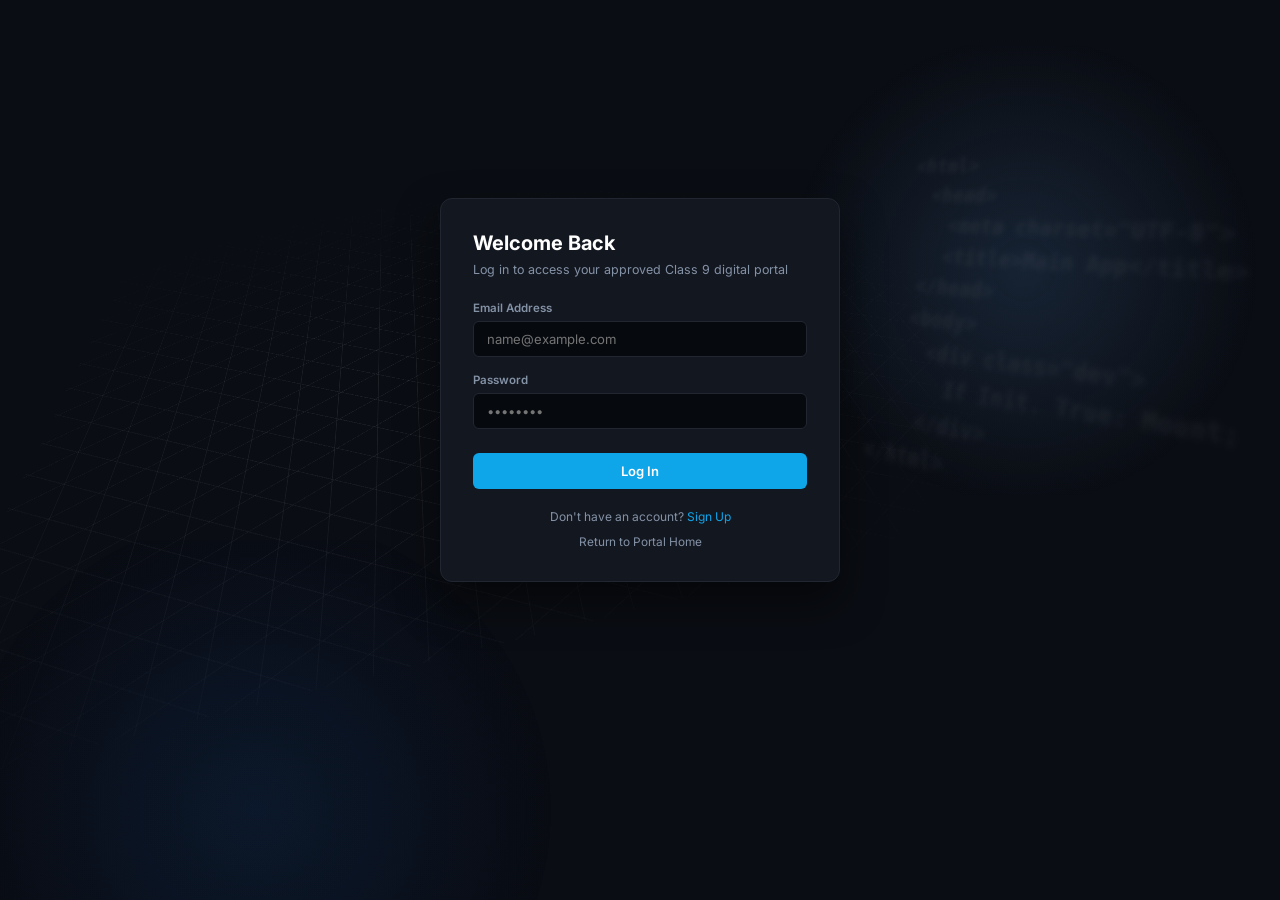
<file: login.html>
<!DOCTYPE html>
<html lang="en">
<head>
    <meta charset="UTF-8">
    <meta name="viewport" content="width=device-width, initial-scale=1.0">
    <title>Log In | Class 9 E-Books</title>
    <link rel="icon" type="image/svg+xml" href="logo.png">
    <link rel="stylesheet" href="style.css">
    <link rel="stylesheet" href="https://cdnjs.cloudflare.com/ajax/libs/font-awesome/6.4.0/css/all.min.css">
    <link href="https://fonts.googleapis.com/css2?family=Inter:wght@400;500;600;700;800&display=swap" rel="stylesheet">
</head>
<body>
    
    <div class="bg-hex-grid"></div>
    <div class="bg-glow-bottom"></div>
    <div class="bg-glow-top"></div>
    <div class="bg-hex-grid"></div>
    <div class="bg-glow-bottom"></div>
    <div class="bg-glow-top"></div>
    <div class="bg-watermark">
        &lt;html&gt;<br>
        &nbsp;&nbsp;&lt;head&gt;<br>
        &nbsp;&nbsp;&nbsp;&nbsp;&lt;meta charset="UTF-8"&gt;<br>
        &nbsp;&nbsp;&nbsp;&nbsp;&lt;title&gt;Main App&lt;/title&gt;<br>
        &nbsp;&nbsp;&lt;/head&gt;<br>
        &nbsp;&nbsp;&lt;body&gt;<br>
        &nbsp;&nbsp;&nbsp;&nbsp;&lt;div class="dev"&gt;<br>
        &nbsp;&nbsp;&nbsp;&nbsp;&nbsp;&nbsp;If Init. True: Mount;<br>
        &nbsp;&nbsp;&nbsp;&nbsp;&lt;/div&gt;<br>
        &lt;/html&gt;
    </div>


    <div class="auth-wrapper">
        <div class="auth-card">
            <h2>Welcome Back</h2>
            <p class="auth-subtitle">Log in to access your approved Class 9 digital portal</p>
            
            <form id="login-form" onsubmit="event.preventDefault(); handleLoginSubmit();">
                <div class="form-group">
                    <label>Email Address</label>
                    <input type="email" id="login-email" class="form-input" placeholder="name@example.com" required>
                </div>

                <div class="form-group">
                    <label>Password</label>
                    <input type="password" id="login-pass" class="form-input" placeholder="••••••••" required>
                </div>

                <button type="submit" id="loginBtn" class="btn-form">Log In</button>
            </form>

                        <div class="auth-footer" style="display: flex; flex-direction: column; gap: 10px; margin-top: 1.2rem;">
                <div>
                    Don't have an account? <a href="signup.html">Sign Up</a>
                </div>
                <div>
                    <a href="index.html" class="back-home-link" style="color: var(--text-muted); text-decoration: none; font-size: 0.74rem; display: inline-flex; align-items: center; gap: 6px; transition: color 0.15s ease;">
                        Return to Portal Home
                    </a>
                </div>
            </div>
    </div>

    <div class="admin-console-modal" id="adminConsole" style="width: 95vw; height: 90vh; max-width: 1300px; padding: 0; overflow: hidden;">
        <div class="admin-header" style="padding: 10px 16px; margin: 0; background: #0b0e14;">
            <h3>Admin Console Gateway</h3>
            <button class="close-modal" onclick="toggleAdminConsole(false)"><i class="fa-solid fa-xmark"></i></button>
        </div>
        <iframe id="adminIframe" src="" style="width: 100%; height: calc(100% - 45px); border: none;"></iframe>
    </div>

    <script>
        const GOOGLE_APP_SCRIPT_URL = "https://script.google.com/macros/s/AKfycbxrL3y_70KEpMYrSDgExO35ZZdy-JNdQ4p8EZWu3DCHMcnozFiUORYzbga5LsMobihvmg/exec";

        window.addEventListener('DOMContentLoaded', () => {
            const urlParams = new URLSearchParams(window.location.search);
            if (urlParams.get('restricted') === '1') {
                showToast("Account Restricted", "Your session was terminated. Access has been disabled by an administrator.", "error", 6000);
            }
        });

        function showToast(title, message, type = 'info', duration = 4000) {
            let container = document.getElementById('toast-container');
            if (!container) {
                container = document.createElement('div');
                container.id = 'toast-container';
                container.className = 'toast-container';
                document.body.appendChild(container);
            }

            const toast = document.createElement('div');
            toast.className = `toast toast-${type}`;
            const icons = {
                success: 'fa-solid fa-circle-check',
                error: 'fa-solid fa-circle-xmark',
                warning: 'fa-solid fa-triangle-exclamation',
                info: 'fa-solid fa-circle-info'
            };

            toast.innerHTML = `
                <i class="${icons[type] || icons.info} toast-icon"></i>
                <div class="toast-content">
                    <div class="toast-title">${title}</div>
                    <div class="toast-msg">${message}</div>
                </div>
                <button type="button" class="toast-close" onclick="this.parentElement.remove()"><i class="fa-solid fa-xmark"></i></button>
            `;

            container.appendChild(toast);
            setTimeout(() => toast.classList.add('show'), 15);
            setTimeout(() => {
                toast.classList.remove('show');
                setTimeout(() => toast.remove(), 350);
            }, duration);
        }

        async function handleLoginSubmit() {
            const email = document.getElementById('login-email').value.trim();
            const password = document.getElementById('login-pass').value;
            const btn = document.getElementById('loginBtn');

            if (!email || !password) {
                showToast("Fields Required", "Please enter both email and password.", "warning");
                return;
            }

            btn.innerText = "Authenticating...";
            btn.disabled = true;

            const payload = {
                action: 'login',
                email: email,
                password: password
            };

            fetch(GOOGLE_APP_SCRIPT_URL, {
                method: 'POST',
                headers: { 'Content-Type': 'text/plain;charset=utf-8' },
                body: JSON.stringify(payload)
            })
            .then(res => res.json())
            .then(data => {
                if (data.success) {
                    const userSession = {
                        name: data.user.name,
                        email: data.user.email,
                        loginTimestamp: Date.now()
                    };
                    localStorage.setItem('portalUser', JSON.stringify(userSession));

                    showToast("Login Success", `Welcome back, ${data.user.name}! Redirecting...`, "success", 2000);
                    setTimeout(() => {
                        window.location.href = "index.html";
                    }, 1500);
                } else {
                    btn.innerText = "Log In";
                    btn.disabled = false;

                    if (data.reason === 'pending') {
                        showToast("Pending Approval", data.message, "warning", 5000);
                    } else if (data.reason === 'restricted') {
                        showToast("Account Restricted", data.message, "error", 5500);
                    } else if (data.reason === 'not_found') {
                        showToast("Account Not Found", data.message, "error", 4500);
                    } else if (data.reason === 'wrong_password') {
                        showToast("Access Denied", data.message, "error", 4000);
                    } else {
                        showToast("Login Error", data.message || "Failed to log in.", "error", 4000);
                    }
                }
            })
            .catch(err => {
                btn.innerText = "Log In";
                btn.disabled = false;
                showToast("Connection Error", "Could not reach database. Check network.", "error");
            });
        }

        window.addEventListener('keydown', (e) => {
            if ((e.ctrlKey || e.metaKey) && e.shiftKey && (e.key === 'U' || e.key === 'u')) {
                e.preventDefault();
                toggleAdminConsole(true);
            }
        });

        function toggleAdminConsole(open) {
            const consoleModal = document.getElementById('adminConsole');
            const iframe = document.getElementById('adminIframe');
            if (open) {
                iframe.src = "admin.html";
                consoleModal.classList.add('active');
            } else {
                iframe.src = "";
                consoleModal.classList.remove('active');
            }
        }
    </script>
</body>
</html>
</file>
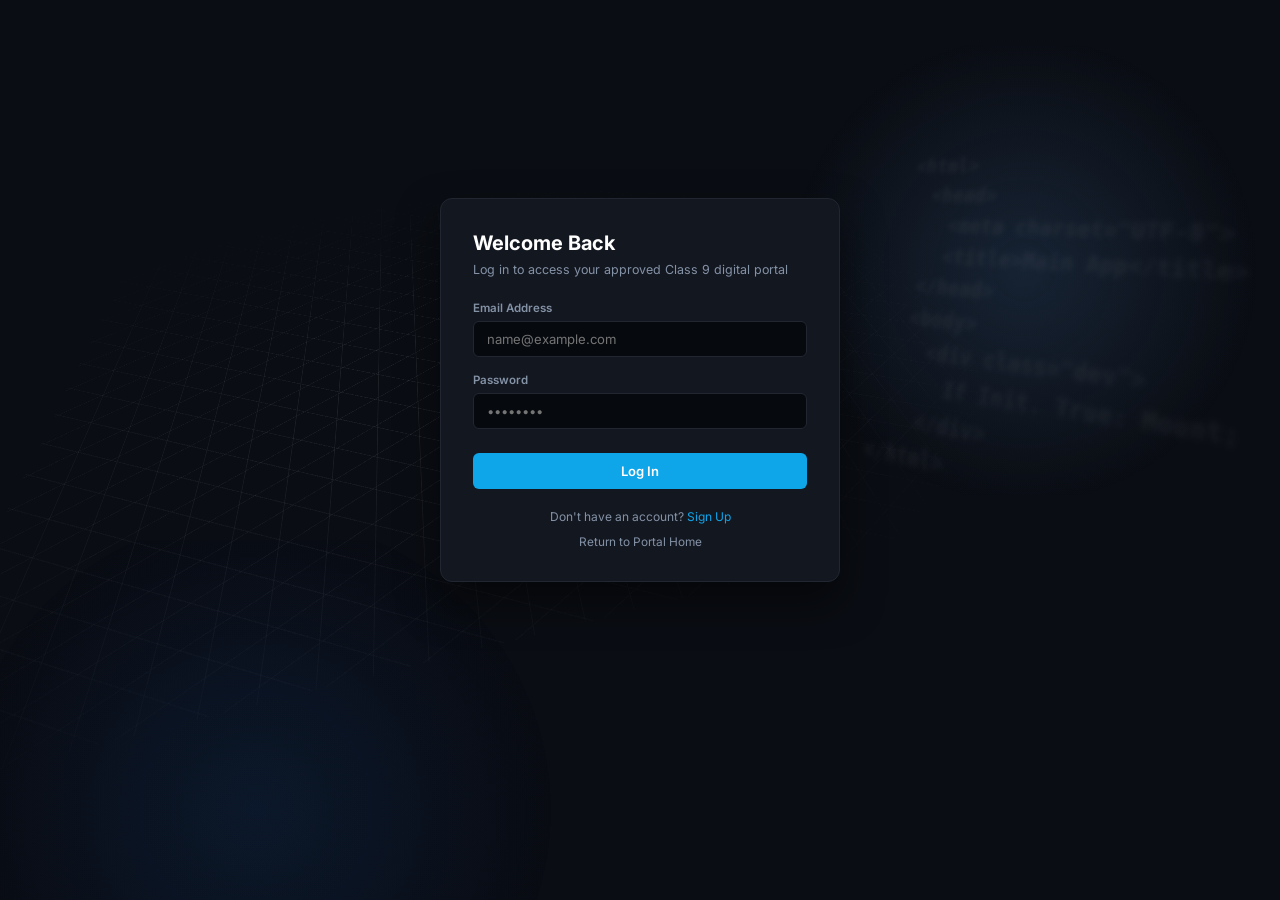
<file: manage.html>
<!DOCTYPE html>
<html lang="en">
<head>
    <meta charset="UTF-8">
    <meta name="viewport" content="width=device-width, initial-scale=1.0">
    <title>Manage Account | Class 9 Portal</title>
    <link rel="icon" type="image/svg+xml" href="logo.png">
    <link rel="stylesheet" href="style.css">
    <link rel="stylesheet" href="https://cdnjs.cloudflare.com/ajax/libs/font-awesome/6.4.0/css/all.min.css">
    <link href="https://fonts.googleapis.com/css2?family=Inter:wght@400;500;600;700;800&display=swap" rel="stylesheet">
</head>
<body>

    <div id="toast-container" class="toast-container"></div>

    <div class="bg-hex-grid"></div>
    <div class="bg-glow-bottom"></div>
    <div class="bg-glow-top"></div>
    <div class="bg-watermark">
        &lt;html&gt;<br>
        &nbsp;&nbsp;&lt;head&gt;<br>
        &nbsp;&nbsp;&nbsp;&nbsp;&lt;meta charset="UTF-8"&gt;<br>
        &nbsp;&nbsp;&nbsp;&nbsp;&lt;title&gt;Main App&lt;/title&gt;<br>
        &nbsp;&nbsp;&lt;/head&gt;<br>
        &nbsp;&nbsp;&lt;body&gt;<br>
        &nbsp;&nbsp;&nbsp;&nbsp;&lt;div class="dev"&gt;<br>
        &nbsp;&nbsp;&nbsp;&nbsp;&nbsp;&nbsp;If Init. True: Mount;<br>
        &nbsp;&nbsp;&nbsp;&nbsp;&lt;/div&gt;<br>
        &lt;/html&gt;
    </div>
    
<nav class="navbar">
        <div class="mobile-user-slot" id="mobileUserSlot"></div>
        <div class="nav-left">
            <div class="logo">
                <a href="index.html"><img src="logo.png" alt="Portal Logo" class="nav-logo"></a>
                <span>E-Books</span>
            </div>
            <ul class="nav-links desktop-links">
                <li><a href="index.html">Home</a></li>
                <li><a href="subjects.html">Subjects</a></li>
                <li><a href="sample.html">SamplePapers</a></li>
                <li><a href="about.html">About</a></li>
                <li><a href="studyroom.html">StudyRoom</a></li>
            </ul>
        </div>
        
        <div class="nav-right" id="navRight">
            <div class="search-box">
                <i class="fa-solid fa-search"></i>
                <input type="text" placeholder="Search for Books...">
            </div>
            <button class="btn btn-blue" onclick="window.location.href='login.html'">Log In</button>
            <button class="btn btn-signup" onclick="window.location.href='signup.html'">Sign Up</button>
        </div>

        <button class="mobile-menu-btn" onclick="toggleMobileMenu()">
            <i class="fa-solid fa-bars-staggered"></i>
        </button>

        <div class="mobile-side-drawer" id="mobileSideDrawer">
            <button class="close-drawer-btn" onclick="toggleMobileMenu()"><i class="fa-solid fa-xmark"></i></button>
            
            <h3 style="color: #64748b; font-size: 0.75rem; text-transform: uppercase; margin-bottom: 12px; letter-spacing: 1px;">Menu</h3>
            <ul class="nav-links mobile-drawer-links">
                <li><a href="index.html">Home</a></li>
                <li><a href="subjects.html">Subjects</a></li>
                <li><a href="sample.html">SamplePapers</a></li>
                <li><a href="about.html">About</a></li>
                <li><a href="studyroom.html">StudyRoom</a></li>
            </ul>
            
            <div class="drawer-actions" id="drawerActions">
                <div class="search-box" style="width: 100%; margin-bottom: 15px;">
                    <i class="fa-solid fa-search"></i>
                    <input type="text" placeholder="Search for Books...">
                </div>
                <div style="display: flex; gap: 10px;">
                    <button class="btn btn-blue" style="flex: 1;" onclick="window.location.href='login.html'">Log In</button>
                    <button class="btn btn-signup" style="flex: 1;" onclick="window.location.href='signup.html'">Sign Up</button>
                </div>
            </div>
        </div>
        <div class="mobile-menu-overlay" id="mobileMenuOverlay" onclick="toggleMobileMenu()"></div>
    </nav>

    <main class="manage-container">
        <div class="manage-header">
            <h1>Account Settings</h1>
            <p>Manage your profile identity, security credentials, and verified email address.</p>
        </div>

        <div class="manage-grid">
            <div class="manage-card">
                <h3><i class="fa-solid fa-id-card"></i> Profile Overview</h3>
                
                <div class="user-info-pill">
                    <div>
                        <div class="info-label">Full Name</div>
                        <div class="info-value" id="disp-name">Loading...</div>
                    </div>
                    <i class="fa-regular fa-user" style="color: var(--btn-blue-accent);"></i>
                </div>

                <div class="user-info-pill">
                    <div>
                        <div class="info-label">Registered Email</div>
                        <div class="info-value" id="disp-email">Loading...</div>
                    </div>
                    <i class="fa-regular fa-envelope" style="color: var(--btn-blue-accent);"></i>
                </div>

                <div class="user-info-pill">
                    <div>
                        <div class="info-label">Account Status</div>
                        <div class="info-value"><span class="status-badge-approved">ACTIVE & APPROVED</span></div>
                    </div>
                    <i class="fa-solid fa-shield-halved" style="color: #22c55e;"></i>
                </div>
            </div>

            <div class="manage-card">
                <h3><i class="fa-solid fa-user-pen"></i> Update Profile & Password</h3>
                
                <form onsubmit="event.preventDefault(); handleUpdateDetails();">
                    <div class="form-group" style="margin-bottom: 0.8rem;">
                        <label>Change Display Name</label>
                        <input type="text" id="edit-name" class="form-input" placeholder="New display name">
                    </div>

                    <div class="form-group" style="margin-bottom: 1.2rem;">
                        <label>New Password</label>
                        <input type="password" id="edit-pass" class="form-input" placeholder="Leave empty to keep current">
                    </div>

                    <button type="submit" id="saveDetailsBtn" class="btn-form">Save Changes</button>
                </form>
            </div>

            <div class="manage-card" style="grid-column: span 2;">
                <h3><i class="fa-solid fa-envelope-circle-check"></i> Change Email Address</h3>
                <p style="font-size: 0.78rem; color: var(--text-muted); margin: 0;">
                    To protect your account, changing your email requires a 6-digit verification code sent to the new email address.
                </p>

                <form onsubmit="event.preventDefault(); handleEmailChange();" style="display: grid; grid-template-columns: 1fr 1fr; gap: 1rem; align-items: flex-end;">
                    <div class="form-group" style="margin: 0;">
                        <label>New Email Address</label>
                        <input type="email" id="new-email" class="form-input" placeholder="new.email@example.com" required>
                    </div>

                    <div class="form-group" style="margin: 0;">
                        <label>Verification Code</label>
                        <div class="input-with-btn">
                            <input type="text" id="email-change-code" class="form-input" placeholder="6-digit code" maxlength="6" required>
                            <button type="button" id="getEmailCodeBtn" class="btn btn-code" onclick="sendEmailChangeVerification()">Get Code</button>
                        </div>
                    </div>

                    <div style="grid-column: span 2;">
                        <button type="submit" id="saveEmailBtn" class="btn-form" style="background-color: var(--primary-blue-hover);">
                            Verify & Update Email Address
                        </button>
                    </div>
                </form>
            </div>
        </div>
    </main>
    <footer>
        <div class="footer">
            &copy; 2026 Class 9 E-Library. All rights reserved. Belongs to Owner.
        </div>
    </footer>
    

    <script>
        const GOOGLE_APP_SCRIPT_URL = "https://script.google.com/macros/s/AKfycbxrL3y_70KEpMYrSDgExO35ZZdy-JNdQ4p8EZWu3DCHMcnozFiUORYzbga5LsMobihvmg/exec";

        let currentUser = null;
        let changeCooldownTimer = null;
        let changeAttempts = 0;
        const cooldownSchedule = [15, 20, 55, 90];

        document.addEventListener('DOMContentLoaded', () => {
            const raw = localStorage.getItem('portalUser');
            if (!raw) {
                window.location.href = "login.html";
                return;
            }
            currentUser = JSON.parse(raw);
            document.getElementById('disp-name').innerText = currentUser.name;
            document.getElementById('disp-email').innerText = currentUser.email;
            document.getElementById('edit-name').value = currentUser.name;

            verifySession();
        });

        async function verifySession() {
            try {
                const res = await fetch(`${GOOGLE_APP_SCRIPT_URL}?action=checkStatus&email=${encodeURIComponent(currentUser.email)}`);
                const data = await res.json();
                if (data.success && data.status.toLowerCase() === 'restricted') {
                    localStorage.removeItem('portalUser');
                    window.location.href = "login.html?restricted=1";
                }
            } catch(e) {}
        }

        function showToast(title, message, type = 'info', duration = 4000) {
            let container = document.getElementById('toast-container');
            if (!container) {
                container = document.createElement('div');
                container.id = 'toast-container';
                container.className = 'toast-container';
                document.body.appendChild(container);
            }
            const toast = document.createElement('div');
            toast.className = `toast toast-${type}`;
            const icons = { success: 'fa-solid fa-circle-check', error: 'fa-solid fa-circle-xmark', warning: 'fa-solid fa-triangle-exclamation', info: 'fa-solid fa-circle-info' };
            toast.innerHTML = `<i class="${icons[type] || icons.info} toast-icon"></i><div class="toast-content"><div class="toast-title">${title}</div><div class="toast-msg">${message}</div></div><button type="button" class="toast-close" onclick="this.parentElement.remove()"><i class="fa-solid fa-xmark"></i></button>`;
            container.appendChild(toast);
            setTimeout(() => toast.classList.add('show'), 15);
            setTimeout(() => { toast.classList.remove('show'); setTimeout(() => toast.remove(), 350); }, duration);
        }


        async function handleUpdateDetails() {
            const newName = document.getElementById('edit-name').value.trim();
            const newPass = document.getElementById('edit-pass').value.trim();
            const btn = document.getElementById('saveDetailsBtn');

            if (!newName) {
                showToast("Name Required", "Display name cannot be empty.", "warning");
                return;
            }

            btn.innerText = "Saving...";
            btn.disabled = true;

            fetch(GOOGLE_APP_SCRIPT_URL, {
                method: 'POST',
                headers: { 'Content-Type': 'text/plain;charset=utf-8' },
                body: JSON.stringify({
                    action: 'updateProfile',
                    currentEmail: currentUser.email,
                    newName: newName,
                    newPassword: newPass
                })
            })
            .then(res => res.json())
            .then(data => {
                btn.innerText = "Save Changes";
                btn.disabled = false;
                if (data.success) {
                    currentUser.name = data.user.name;
                    localStorage.setItem('portalUser', JSON.stringify(currentUser));
                    document.getElementById('disp-name').innerText = currentUser.name;
                    document.getElementById('edit-pass').value = '';
                    showToast("Profile Updated", "Your display name and password have been saved!", "success");
                } else {
                    showToast("Update Failed", data.message, "error");
                }
            })
            .catch(err => {
                btn.innerText = "Save Changes";
                btn.disabled = false;
                showToast("Network Error", "Could not connect to database.", "error");
            });
        }

        function sendEmailChangeVerification() {
            const newEmail = document.getElementById('new-email').value.trim();
            const btn = document.getElementById('getEmailCodeBtn');

            if (!newEmail || !newEmail.includes('@')) {
                showToast("Email Required", "Please enter a valid new email address.", "warning");
                return;
            }
            if (newEmail.toLowerCase() === currentUser.email.toLowerCase()) {
                showToast("Identical Email", "New email must be different from current email.", "warning");
                return;
            }

            btn.innerText = "Sending...";
            btn.disabled = true;

            const requestUrl = `${GOOGLE_APP_SCRIPT_URL}?action=sendCode&email=${encodeURIComponent(newEmail)}&isEmailChange=true`;

            fetch(requestUrl, { method: 'GET' })
            .then(res => res.json())
            .then(data => {
                if (data.success) {
                    showToast("Code Dispatched", `Verification code sent to ${newEmail}`, "success");
                    startChangeCooldown();
                } else {
                    showToast("Dispatch Failed", data.message, "error");
                    btn.disabled = false;
                    btn.innerText = "Get Code";
                }
            })
            .catch(err => {
                showToast("Network Error", "Could not connect to server.", "error");
                btn.disabled = false;
                btn.innerText = "Get Code";
            });
        }

        function startChangeCooldown() {
            const btn = document.getElementById('getEmailCodeBtn');
            let timeLeft = cooldownSchedule[Math.min(changeAttempts, cooldownSchedule.length - 1)];
            changeAttempts++;
            btn.disabled = true;
            btn.innerText = `Wait ${timeLeft}s`;

            if (changeCooldownTimer) clearInterval(changeCooldownTimer);
            changeCooldownTimer = setInterval(() => {
                timeLeft--;
                btn.innerText = `Wait ${timeLeft}s`;
                if (timeLeft <= 0) {
                    clearInterval(changeCooldownTimer);
                    btn.disabled = false;
                    btn.innerText = "Resend";
                }
            }, 1000);
        }

        function handleEmailChange() {
            const newEmail = document.getElementById('new-email').value.trim();
            const code = document.getElementById('email-change-code').value.trim();
            const btn = document.getElementById('saveEmailBtn');

            if (!newEmail || code.length !== 6) {
                showToast("Verification Required", "Please enter new email and the 6-digit code.", "warning");
                return;
            }

            btn.innerText = "Verifying & Updating...";
            btn.disabled = true;

            fetch(GOOGLE_APP_SCRIPT_URL, {
                method: 'POST',
                headers: { 'Content-Type': 'text/plain;charset=utf-8' },
                body: JSON.stringify({
                    action: 'updateProfile',
                    currentEmail: currentUser.email,
                    newEmail: newEmail,
                    code: code
                })
            })
            .then(res => res.json())
            .then(data => {
                btn.innerText = "Verify & Update Email Address";
                btn.disabled = false;
                if (data.success) {
                    currentUser.email = data.user.email;
                    localStorage.setItem('portalUser', JSON.stringify(currentUser));
                    document.getElementById('disp-email').innerText = currentUser.email;
                    document.getElementById('new-email').value = '';
                    document.getElementById('email-change-code').value = '';
                    showToast("Email Updated", "Your account email has been successfully updated!", "success");
                } else {
                    showToast("Change Failed", data.message, "error");
                }
            })
            .catch(err => {
                btn.innerText = "Verify & Update Email Address";
                btn.disabled = false;
                showToast("Network Error", "Could not connect to database.", "error");
            });
        }
    </script>
    <script src="script.js"></script>
</body>
</html>
</file>
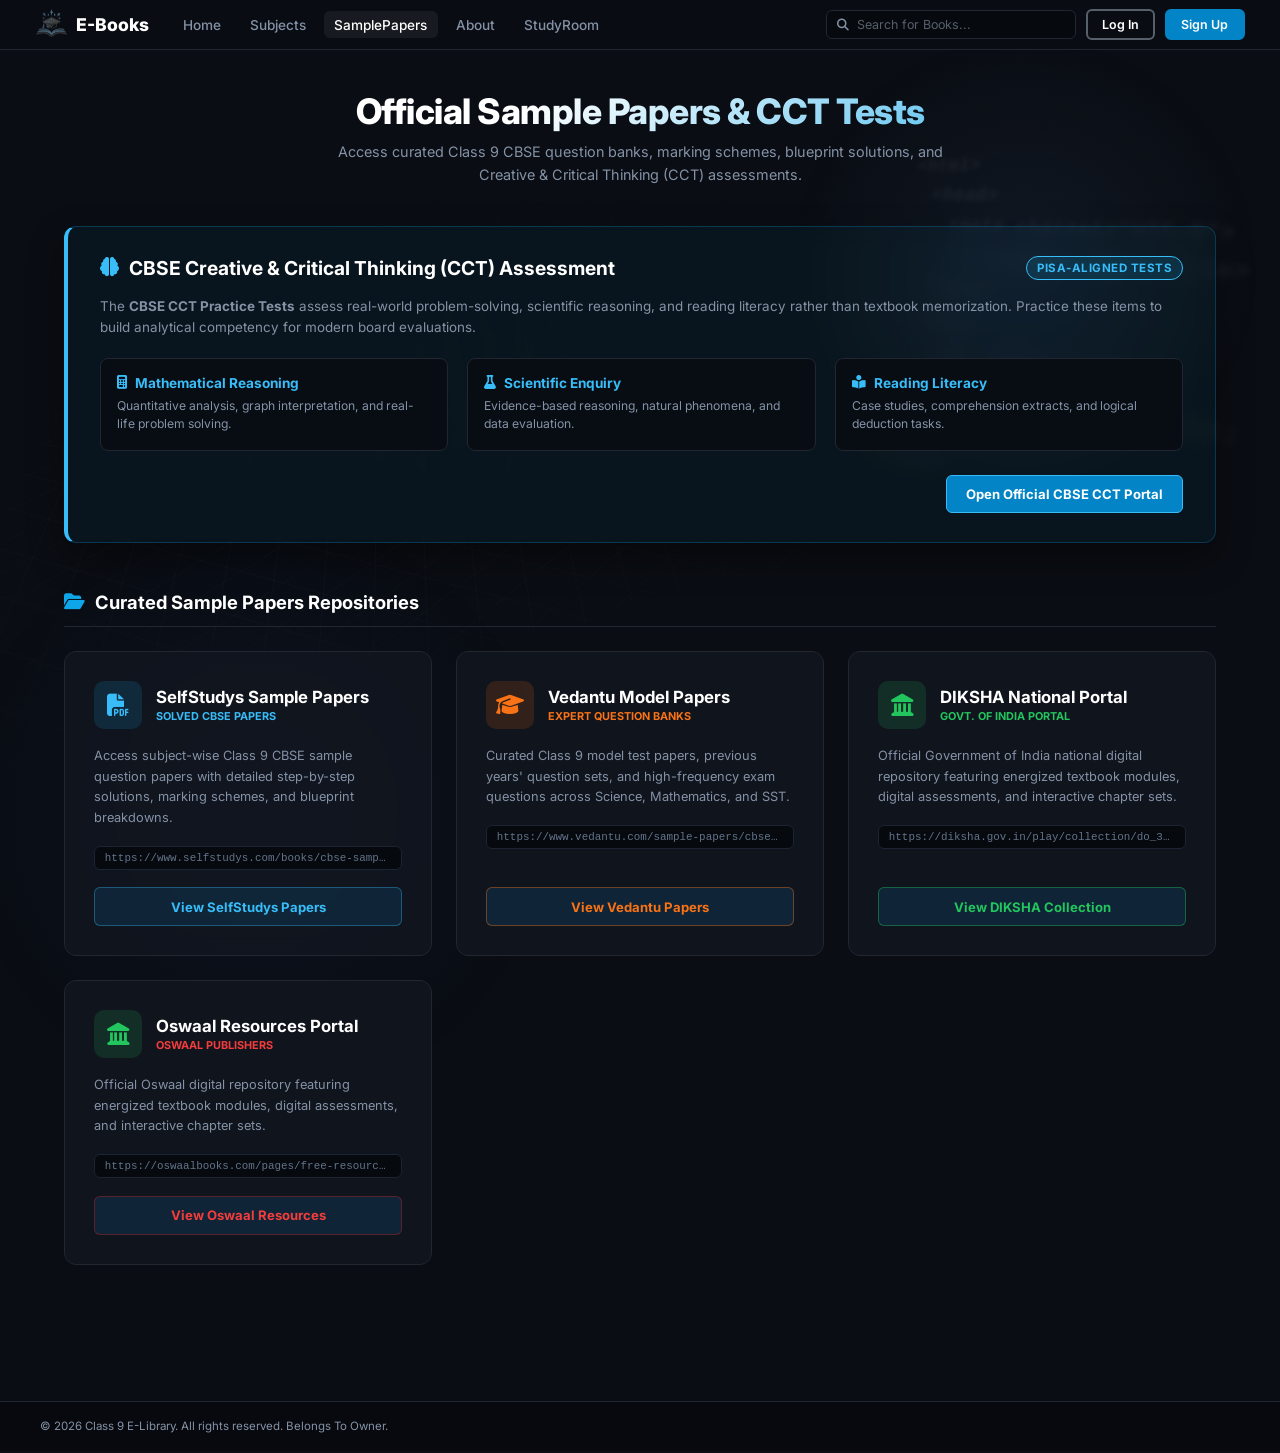
<file: sample.html>
<!DOCTYPE html>
<html lang="en">
<head>
    <meta charset="UTF-8">
    <meta name="viewport" content="width=device-width, initial-scale=1.0">
    <title>Sample Papers & CCT Tests | Class 9 Digital Portal</title>
    <link rel="stylesheet" href="style.css">
    <link rel="icon" type="image/svg+xml" href="logo.png">
    <link rel="stylesheet" href="https://cdnjs.cloudflare.com/ajax/libs/font-awesome/6.4.0/css/all.min.css">
    <link href="https://fonts.googleapis.com/css2?family=Inter:wght@400;500;600;700;800&display=swap" rel="stylesheet">
    
    <style>
        .sample-container {
            max-width: 1200px;
            margin: 0 auto;
            padding: 2.5rem 1.5rem 5rem;
            position: relative;
            z-index: 10;
        }

        .sample-hero {
            text-align: center;
            margin-bottom: 2.5rem;
        }

        .sample-hero h1 {
            font-size: 2.2rem;
            font-weight: 800;
            margin-bottom: 0.5rem;
            background: linear-gradient(135deg, #ffffff 40%, var(--btn-blue-accent) 100%);
            background-clip: text;
            -webkit-text-fill-color: transparent;
            letter-spacing: -0.5px;
        }

        .sample-hero p {
            color: var(--text-muted);
            font-size: 0.9rem;
            max-width: 650px;
            margin: 0 auto;
            line-height: 1.6;
        }

        .cct-banner {
            background: rgba(14, 165, 233, 0.05);
            border: 1px solid rgba(14, 165, 233, 0.25);
            border-left: 4px solid #38bdf8;
            border-radius: 12px;
            padding: 1.8rem 2rem;
            margin-bottom: 3rem;
            box-shadow: 0 15px 35px rgba(0, 0, 0, 0.4);
            backdrop-filter: blur(10px);
        }

        .cct-header {
            display: flex;
            align-items: center;
            justify-content: space-between;
            flex-wrap: wrap;
            gap: 10px;
            margin-bottom: 1rem;
        }

        .cct-header h2 {
            font-size: 1.2rem;
            font-weight: 700;
            color: #fff;
            display: flex;
            align-items: center;
            gap: 10px;
        }

        .cct-tag {
            background: rgba(14, 165, 233, 0.15);
            border: 1px solid #38bdf8;
            color: #38bdf8;
            font-size: 0.72rem;
            font-weight: 700;
            padding: 4px 10px;
            border-radius: 20px;
            letter-spacing: 0.5px;
        }

        .cct-grid {
            display: grid;
            grid-template-columns: repeat(auto-fit, minmax(240px, 1fr));
            gap: 1.2rem;
            margin-top: 1.2rem;
            margin-bottom: 1.5rem;
        }

        .cct-item {
            background: #080c13;
            border: 1px solid var(--card-border);
            border-radius: 8px;
            padding: 1rem;
        }

        .cct-item h4 {
            color: #38bdf8;
            font-size: 0.85rem;
            margin-bottom: 6px;
            display: flex;
            align-items: center;
            gap: 8px;
        }

        .cct-item p {
            color: var(--text-muted);
            font-size: 0.76rem;
            line-height: 1.5;
            margin: 0;
        }

        .section-header {
            display: flex;
            justify-content: space-between;
            align-items: center;
            margin-bottom: 1.5rem;
            border-bottom: 1px solid var(--card-border);
            padding-bottom: 0.8rem;
        }

        .section-header h3 {
            color: #fff;
            font-size: 1.15rem;
            font-weight: 700;
            display: flex;
            align-items: center;
            gap: 10px;
        }

        .resource-bento-grid {
            display: grid;
            grid-template-columns: repeat(auto-fit, minmax(320px, 1fr));
            gap: 1.5rem;
            margin-bottom: 3.5rem;
        }

        .resource-card {
            background-color: rgba(19, 23, 32, 0.75);
            border: 1px solid var(--card-border);
            border-radius: 12px;
            padding: 1.8rem;
            display: flex;
            flex-direction: column;
            gap: 1.1rem;
            transition: all 0.25s cubic-bezier(0.16, 1, 0.3, 1);
            backdrop-filter: blur(10px);
            position: relative;
        }

        .resource-card:hover {
            border-color: rgba(56, 189, 248, 0.45);
            transform: translateY(-3px);
            box-shadow: 0 15px 30px rgba(0, 0, 0, 0.5), inset 0 0 20px rgba(56, 189, 248, 0.04);
        }

        .resource-card-top {
            display: flex;
            align-items: center;
            gap: 14px;
        }

        .resource-card-icon {
            width: 48px;
            height: 48px;
            border-radius: 10px;
            display: flex;
            align-items: center;
            justify-content: center;
            font-size: 1.4rem;
            flex-shrink: 0;
        }

        .resource-card h4 {
            color: #fff;
            font-size: 1.05rem;
            font-weight: 700;
            margin: 0;
        }

        .resource-card p {
            color: var(--text-muted);
            font-size: 0.8rem;
            line-height: 1.6;
            margin: 0;
        }

        .resource-url-preview {
            background: #06090e;
            border: 1px solid #1c2433;
            color: #64748b;
            font-family: monospace;
            font-size: 0.68rem;
            padding: 5px 10px;
            border-radius: 6px;
            overflow: hidden;
            text-overflow: ellipsis;
            white-space: nowrap;
        }

        .resource-btn {
            margin-top: auto;
            background: rgba(14, 165, 233, 0.12);
            border: 1px solid rgba(56, 189, 248, 0.35);
            color: #38bdf8;
            padding: 0.65rem 1.2rem;
            border-radius: 6px;
            font-size: 0.82rem;
            font-weight: 700;
            text-decoration: none;
            display: flex;
            align-items: center;
            justify-content: center;
            gap: 8px;
            transition: all 0.2s ease;
        }

        .resource-btn:hover {
            background: #0284c7;
            border-color: #38bdf8;
            color: #ffffff;
            box-shadow: 0 0 16px rgba(56, 189, 248, 0.4);
            transform: translateY(-1px);
        }

        @media (max-width: 800px) {
            .sample-container { 
                padding: 1.5rem 5% 3rem; 
            }
            .sample-hero h1 { 
                font-size: 1.5rem; 
            }
            .sample-hero p { 
                font-size: 0.8rem; 
            }
            .cct-header h2 { 
                font-size: 1.05rem; 
            }
            .resource-bento-grid { 
                grid-template-columns: 1fr; 
                gap: 1rem; 
            }
            .resource-card { 
                padding: 1.2rem; 
                gap: 0.8rem; 
            }
            .cct-banner { 
                padding: 1.2rem; 
            }
            .cct-grid { 
                grid-template-columns: 1fr; 
            }
            .resource-url-preview {
                font-size: 0.6rem;
            }
        }
    </style>
</head>
<body>
    <div id="toast-container" class="toast-container"></div>
    <div class="bg-hex-grid"></div>
    <div class="bg-glow-bottom"></div>
    <div class="bg-glow-top"></div>
    <div class="bg-watermark">
        &lt;html&gt;<br>
        &nbsp;&nbsp;&lt;head&gt;<br>
        &nbsp;&nbsp;&nbsp;&nbsp;&lt;meta charset="UTF-8"&gt;<br>
        &nbsp;&nbsp;&nbsp;&nbsp;&lt;title&gt;Main App&lt;/title&gt;<br>
        &nbsp;&nbsp;&lt;/head&gt;<br>
        &nbsp;&nbsp;&lt;body&gt;<br>
        &nbsp;&nbsp;&nbsp;&nbsp;&lt;div class="dev"&gt;<br>
        &nbsp;&nbsp;&nbsp;&nbsp;&nbsp;&nbsp;If Init. True: Mount;<br>
        &nbsp;&nbsp;&nbsp;&nbsp;&lt;/div&gt;<br>
        &lt;/html&gt;
    </div>


    <nav class="navbar">
        <div class="mobile-user-slot" id="mobileUserSlot"></div>
        <div class="nav-left">
            <div class="logo">
                <a href="index.html"><img src="logo.png" alt="Portal Logo" class="nav-logo"></a>
                <span>E-Books</span>
            </div>
            <ul class="nav-links desktop-links">
                <li><a href="index.html">Home</a></li>
                <li><a href="subjects.html">Subjects</a></li>
                <li><a href="sample.html" class="active">SamplePapers</a></li>
                <li><a href="about.html">About</a></li>
                <li><a href="studyroom.html">StudyRoom</a></li>
            </ul>
        </div>
        
        <div class="nav-right" id="navRight">
            <div class="search-box">
                <i class="fa-solid fa-search"></i>
                <input type="text" placeholder="Search for Books...">
            </div>
            <button class="btn btn-blue" onclick="window.location.href='login.html'">Log In</button>
            <button class="btn btn-signup" onclick="window.location.href='signup.html'">Sign Up</button>
        </div>

        <button class="mobile-menu-btn" onclick="toggleMobileMenu()">
            <i class="fa-solid fa-bars-staggered"></i>
        </button>

        <div class="mobile-side-drawer" id="mobileSideDrawer">
            <button class="close-drawer-btn" onclick="toggleMobileMenu()"><i class="fa-solid fa-xmark"></i></button>
            
            <h3 style="color: #64748b; font-size: 0.75rem; text-transform: uppercase; margin-bottom: 12px; letter-spacing: 1px;">Menu</h3>
            <ul class="nav-links mobile-drawer-links">
                <li><a href="index.html">Home</a></li>
                <li><a href="subjects.html">Subjects</a></li>
                <li><a href="sample.html" class="active">SamplePapers</a></li>
                <li><a href="about.html">About</a></li>
                <li><a href="studyroom.html">StudyRoom</a></li>
            </ul>
            
            <div class="drawer-actions" id="drawerActions">
                <div class="search-box" style="width: 100%; margin-bottom: 15px;">
                    <i class="fa-solid fa-search"></i>
                    <input type="text" placeholder="Search for Books...">
                </div>
                <div style="display: flex; gap: 10px;">
                    <button class="btn btn-blue" style="flex: 1;" onclick="window.location.href='login.html'">Log In</button>
                    <button class="btn btn-signup" style="flex: 1;" onclick="window.location.href='signup.html'">Sign Up</button>
                </div>
            </div>
        </div>
        <div class="mobile-menu-overlay" id="mobileMenuOverlay" onclick="toggleMobileMenu()"></div>
    </nav>

    <main class="sample-container">
        <header class="sample-hero">
            <h1>Official Sample Papers & CCT Tests</h1>
            <p>Access curated Class 9 CBSE question banks, marking schemes, blueprint solutions, and Creative & Critical Thinking (CCT) assessments.</p>
        </header>

        <section class="cct-banner">
            <div class="cct-header">
                <h2><i class="fa-solid fa-brain" style="color: #38bdf8;"></i> CBSE Creative & Critical Thinking (CCT) Assessment</h2>
                <span class="cct-tag">PISA-ALIGNED TESTS</span>
            </div>
            <p style="color: var(--text-muted); font-size: 0.84rem; line-height: 1.6; margin: 0;">
                The <strong>CBSE CCT Practice Tests</strong> assess real-world problem-solving, scientific reasoning, and reading literacy rather than textbook memorization. Practice these items to build analytical competency for modern board evaluations.
            </p>

            <div class="cct-grid">
                <div class="cct-item">
                    <h4><i class="fa-solid fa-calculator"></i> Mathematical Reasoning</h4>
                    <p>Quantitative analysis, graph interpretation, and real-life problem solving.</p>
                </div>
                <div class="cct-item">
                    <h4><i class="fa-solid fa-flask"></i> Scientific Enquiry</h4>
                    <p>Evidence-based reasoning, natural phenomena, and data evaluation.</p>
                </div>
                <div class="cct-item">
                    <h4><i class="fa-solid fa-book-reader"></i> Reading Literacy</h4>
                    <p>Case studies, comprehension extracts, and logical deduction tasks.</p>
                </div>
            </div>

            <div style="text-align: right;">
                <a href="https://diksha.gov.in/play/collection/do_31290608850520473612338?contentType=TextBook" target="_blank" rel="noopener noreferrer" class="resource-btn" style="display: inline-flex; width: auto; background: #0284c7; color: #fff; border-color: #38bdf8;">
                Open Official CBSE CCT Portal
                </a>
            </div>
        </section>

        <div class="section-header">
            <h3><i class="fa-solid fa-folder-open" style="color: var(--btn-blue-accent);"></i> Curated Sample Papers Repositories</h3>
        </div>

        <div class="resource-bento-grid">

            <div class="resource-card">
                <div class="resource-card-top">
                    <div class="resource-card-icon" style="background: rgba(14, 165, 233, 0.15); color: #38bdf8;">
                        <i class="fa-solid fa-file-pdf"></i>
                    </div>
                    <div>
                        <h4>SelfStudys Sample Papers</h4>
                        <span style="font-size: 0.68rem; color: #38bdf8; font-weight: 700;">SOLVED CBSE PAPERS</span>
                    </div>
                </div>
                <p>Access subject-wise Class 9 CBSE sample question papers with detailed step-by-step solutions, marking schemes, and blueprint breakdowns.</p>
                <div class="resource-url-preview">https://www.selfstudys.com/books/cbse-sample-paper/english/9th</div>
                <a href="https://www.selfstudys.com/books/cbse-sample-paper/english/9th" target="_blank" rel="noopener noreferrer" class="resource-btn">
                 View SelfStudys Papers
                </a>
            </div>

            <div class="resource-card">
                <div class="resource-card-top">
                    <div class="resource-card-icon" style="background: rgba(249, 115, 22, 0.15); color: #f97316;">
                        <i class="fa-solid fa-graduation-cap"></i>
                    </div>
                    <div>
                        <h4>Vedantu Model Papers</h4>
                        <span style="font-size: 0.68rem; color: #f97316; font-weight: 700;">EXPERT QUESTION BANKS</span>
                    </div>
                </div>
                <p>Curated Class 9 model test papers, previous years' question sets, and high-frequency exam questions across Science, Mathematics, and SST.</p>
                <div class="resource-url-preview">https://www.vedantu.com/sample-papers/cbse-sample-question-papers-for-class-9</div>
                <a href="https://www.vedantu.com/sample-papers/cbse-sample-question-papers-for-class-9" target="_blank" rel="noopener noreferrer" class="resource-btn" style="border-color: rgba(249, 115, 22, 0.4); color: #f97316;">
                 View Vedantu Papers
                </a>
            </div>

            <div class="resource-card">
                <div class="resource-card-top">
                    <div class="resource-card-icon" style="background: rgba(34, 197, 94, 0.15); color: #22c55e;">
                        <i class="fa-solid fa-landmark"></i>
                    </div>
                    <div>
                        <h4>DIKSHA National Portal</h4>
                        <span style="font-size: 0.68rem; color: #22c55e; font-weight: 700;">GOVT. OF INDIA PORTAL</span>
                    </div>
                </div>
                <p>Official Government of India national digital repository featuring energized textbook modules, digital assessments, and interactive chapter sets.</p>
                <div class="resource-url-preview">https://diksha.gov.in/play/collection/do_31290608850520473612338</div>
                <a href="https://diksha.gov.in/play/collection/do_31290608850520473612338?contentType=TextBook" target="_blank" rel="noopener noreferrer" class="resource-btn" style="border-color: rgba(34, 197, 94, 0.4); color: #22c55e;">
                 View DIKSHA Collection
                </a>
            </div>

                        <div class="resource-card">
                <div class="resource-card-top">
                    <div class="resource-card-icon" style="background: rgba(34, 197, 94, 0.15); color: #22c55e;">
                        <i class="fa-solid fa-landmark"></i>
                    </div>
                    <div>
                        <h4>Oswaal Resources Portal</h4>
                        <span style="font-size: 0.68rem; color: #f33d3d; font-weight: 700;">OSWAAL PUBLISHERS</span>
                    </div>
                </div>
                <p>Official Oswaal digital repository featuring energized textbook modules, digital assessments, and interactive chapter sets.</p>
                <div class="resource-url-preview">https://oswaalbooks.com/pages/free-resources-cbse-class-9</div>
                <a href="https://oswaalbooks.com/pages/free-resources-cbse-class-9?srsltid=AU7gw4XSLYdQUyo7l2pSp7DPlbKaOSeojyI6ztuSLaKbc0S2-zhy1MQU" target="_blank" rel="noopener noreferrer" class="resource-btn" style="border-color: rgba(197, 34, 34, 0.4); color: #f33d3d;">
                 View Oswaal Resources
                </a>
            </div>

        </div>
    </main>

    <footer>
        <div class="footer-left">
            &copy; 2026 Class 9 E-Library. All rights reserved. Belongs To Owner.
        </div>
        <div class="footer-right">
        </div>
    </footer>

    <script src="script.js"></script>
</body>
</html>
</file>
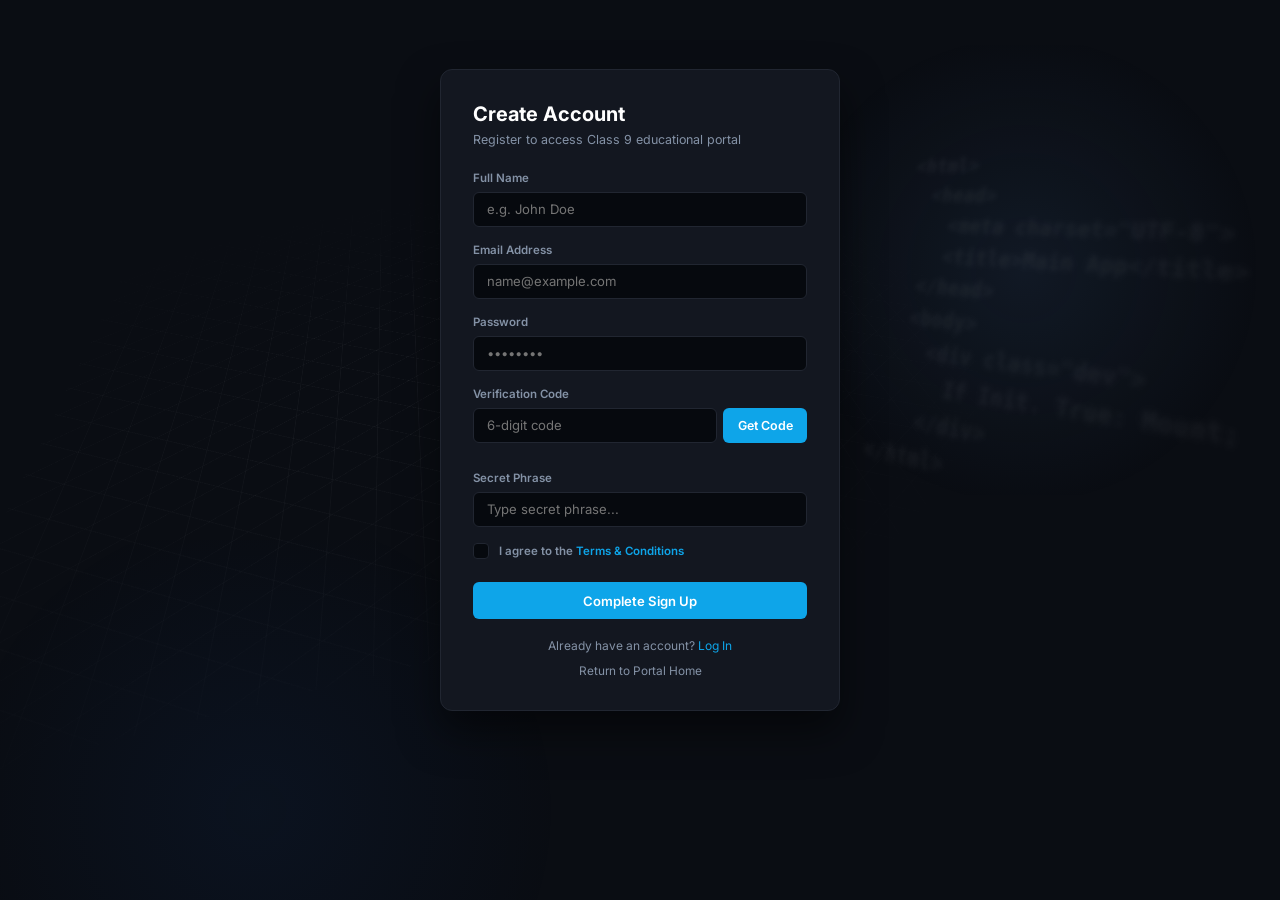
<file: signup.html>
<!DOCTYPE html>
<html lang="en">
<head>
    <meta charset="UTF-8">
    <meta name="viewport" content="width=device-width, initial-scale=1.0">
    <title>Sign Up | Class 9 E-Books</title>
    <link rel="icon" type="image/svg+xml" href="logo.png">
    <link rel="stylesheet" href="style.css">
    <link rel="stylesheet" href="https://cdnjs.cloudflare.com/ajax/libs/font-awesome/6.4.0/css/all.min.css">
    <link href="https://fonts.googleapis.com/css2?family=Inter:wght@400;500;600;700;800&display=swap" rel="stylesheet">
</head>
<body>
        <div class="bg-hex-grid"></div>
    <div class="bg-glow-bottom"></div>
    <div class="bg-glow-top"></div>
    <div class="bg-watermark">
        &lt;html&gt;<br>
        &nbsp;&nbsp;&lt;head&gt;<br>
        &nbsp;&nbsp;&nbsp;&nbsp;&lt;meta charset="UTF-8"&gt;<br>
        &nbsp;&nbsp;&nbsp;&nbsp;&lt;title&gt;Main App&lt;/title&gt;<br>
        &nbsp;&nbsp;&lt;/head&gt;<br>
        &nbsp;&nbsp;&lt;body&gt;<br>
        &nbsp;&nbsp;&nbsp;&nbsp;&lt;div class="dev"&gt;<br>
        &nbsp;&nbsp;&nbsp;&nbsp;&nbsp;&nbsp;If Init. True: Mount;<br>
        &nbsp;&nbsp;&nbsp;&nbsp;&lt;/div&gt;<br>
        &lt;/html&gt;
    </div>

    <div class="auth-wrapper">
        <div class="auth-card">
            <h2>Create Account</h2>
            <p class="auth-subtitle">Register to access Class 9 educational portal</p>
            
            <form id="signup-form" onsubmit="event.preventDefault(); handleSignUp();">
                <div class="form-group">
                    <label>Full Name</label>
                    <input type="text" class="form-input" id="signup-name" placeholder="e.g. John Doe" required>
                </div>
                
                <div class="form-group">
                    <label>Email Address</label>
                    <input type="email" class="form-input" id="signup-email" placeholder="name@example.com" required>
                </div>

                <div class="form-group">
                    <label>Password</label>
                    <input type="password" class="form-input" id="signup-pass" placeholder="••••••••" required>
                </div>

                <div class="form-group">
                    <label>Verification Code</label>
                    <div class="input-with-btn">
                        <input type="text" id="signup-code" class="form-input" placeholder="6-digit code" maxlength="6" required oninput="checkCodeLive(this.value)">
                        <button type="button" class="btn btn-code" id="getCodeBtn" onclick="sendVerificationCode()">Get Code</button>
                    </div>
                </div>
                <div id="code-status-indicator" class="code-status-indicator"></div>
                <div class="form-group">
                    <label>Secret Phrase</label>
                    <input type="text" id="secret-phrase-input" class="form-input" placeholder="Type secret phrase..." required oninput="calculateSHA256(this.value)">
                </div>

                <div class="form-group checkbox-wrapper">
                    <input type="checkbox" id="terms-check" class="theme-checkbox" required>
                    <label for="terms-check" class="theme-checkbox-label">
                        I agree to the <a href="about.html">Terms & Conditions</a>
                    </label>
                </div>
                <button type="submit" class="btn-form" id="submitBtn">Complete Sign Up</button>
            
                        <div class="auth-footer" style="display: flex; flex-direction: column; gap: 10px; margin-top: 1.2rem;">
                <div>
                    Already have an account? <a href="login.html">Log In</a>
                </div>
                <div>
                    <a href="index.html" class="back-home-link" style="color: var(--text-muted); text-decoration: none; font-size: 0.74rem; display: inline-flex; align-items: center; gap: 6px; transition: color 0.15s ease;">
                        Return to Portal Home
                    </a>
                </div>
            </div>
        </div>
    </div>
    </form>
    <script>
        const GOOGLE_APP_SCRIPT_URL = "https://script.google.com/macros/s/AKfycbxrL3y_70KEpMYrSDgExO35ZZdy-JNdQ4p8EZWu3DCHMcnozFiUORYzbga5LsMobihvmg/exec";

        let sendAttempts = 0;
        const cooldownSchedule = [15, 20, 55, 90];
        let cooldownTimer = null;
        let isCodeVerified = false;

        function showToast(title, message, type = 'info', duration = 4000) {
            let container = document.getElementById('toast-container');
            if (!container) {
                container = document.createElement('div');
                container.id = 'toast-container';
                container.className = 'toast-container';
                document.body.appendChild(container);
            }

            const toast = document.createElement('div');
            toast.className = `toast toast-${type}`;
            const icons = {
                success: 'fa-solid fa-circle-check',
                error: 'fa-solid fa-circle-xmark',
                warning: 'fa-solid fa-triangle-exclamation',
                info: 'fa-solid fa-circle-info'
            };

            toast.innerHTML = `
                <i class="${icons[type] || icons.info} toast-icon"></i>
                <div class="toast-content">
                    <div class="toast-title">${title}</div>
                    <div class="toast-msg">${message}</div>
                </div>
                <button type="button" class="toast-close" onclick="this.parentElement.remove()"><i class="fa-solid fa-xmark"></i></button>
            `;

            container.appendChild(toast);
            setTimeout(() => toast.classList.add('show'), 15);
            setTimeout(() => {
                toast.classList.remove('show');
                setTimeout(() => toast.remove(), 350);
            }, duration);
        }

        function sendVerificationCode() {
            const email = document.getElementById('signup-email').value.trim();
            const btn = document.getElementById('getCodeBtn');

            if (!GOOGLE_APP_SCRIPT_URL || !GOOGLE_APP_SCRIPT_URL.includes('/exec')) {
                showToast("Setup Error", "Your Google Script URL must end in '/exec'.", "error");
                return;
            }

            if (!email || !email.includes('@')) {
                showToast("Email Required", "Please enter a valid email address first.", "warning");
                return;
            }

            btn.innerText = "Checking...";
            btn.disabled = true;

            const requestUrl = `${GOOGLE_APP_SCRIPT_URL}?action=sendCode&email=${encodeURIComponent(email)}`;

            fetch(requestUrl, { method: 'GET' })
            .then(res => res.json())
            .then(data => {
                if (data.success) {
                    showToast("Code Dispatched", `Verification code sent to ${email}`, "success");
                    startEscalatingCooldown();
                } else {
                    resetCodeButton();
                    if (data.reason === 'already_exists') {
                        showToast("Account Exists", "This email is already registered! Please log in instead.", "warning", 5000);
                    } else {
                        showToast("Dispatch Failed", data.message || "Error sending code.", "error");
                    }
                }
            })
            .catch(err => {
                showToast("Network Error", "Could not connect to server.", "error");
                resetCodeButton();
            });
        }


        function startEscalatingCooldown() {
            const btn = document.getElementById('getCodeBtn');
            if (!btn) return;

            let timeLeft = cooldownSchedule[Math.min(sendAttempts, cooldownSchedule.length - 1)];
            sendAttempts++;

            btn.disabled = true;
            btn.innerText = `Wait ${timeLeft}s`;

            if (cooldownTimer) clearInterval(cooldownTimer);

            cooldownTimer = setInterval(() => {
                timeLeft--;
                btn.innerText = `Wait ${timeLeft}s`;

                if (timeLeft <= 0) {
                    clearInterval(cooldownTimer);
                    resetCodeButton(true);
                }
            }, 1000);
        }

        function resetCodeButton(isResend = false) {
            const btn = document.getElementById('getCodeBtn');
            if (!btn) return;
            btn.disabled = false;
            btn.innerText = isResend ? "Resend" : "Get Code";
        }

        async function checkCodeLive(code) {
            const trimmed = code.trim();
            const email = document.getElementById('signup-email').value.trim();
            const inputField = document.getElementById('signup-code');
            const statusMsg = document.getElementById('code-status-indicator');

            if (trimmed.length < 6) {
                isCodeVerified = false;
                inputField.classList.remove('input-valid', 'input-invalid');
                if (statusMsg) {
                    statusMsg.innerHTML = '';
                    statusMsg.style.marginBottom = '0px'; 
                }
                return;
            }

            if (trimmed.length === 6) {
                if (!email) {
                    showToast("Email Missing", "Enter your email above first.", "warning");
                    return;
                }

                if (statusMsg) {
                    statusMsg.style.marginBottom = '12px'; 
                    statusMsg.innerHTML = '<span style="color: #38bdf8;"><i class="fa-solid fa-spinner fa-spin"></i> Checking code match...</span>';
                }

                try {
                    const res = await fetch(`${GOOGLE_APP_SCRIPT_URL}?action=verifyCode&email=${encodeURIComponent(email)}&code=${encodeURIComponent(trimmed)}`, { method: 'GET' });
                    const data = await res.json();

                    if (data.success) {
                        isCodeVerified = true;
                        inputField.classList.remove('input-invalid');
                        inputField.classList.add('input-valid');
                        if (statusMsg) {
                            statusMsg.style.marginBottom = '12px';
                            statusMsg.innerHTML = '<span style="color: #22c55e; font-weight: 600;"><i class="fa-solid fa-circle-check"></i> Code matched & verified!</span>';
                        }
                        showToast("Code Matched", "Verification code is correct!", "success");
                    } else {
                        isCodeVerified = false;
                        inputField.classList.remove('input-valid');
                        inputField.classList.add('input-invalid');
                        if (statusMsg) {
                            statusMsg.style.marginBottom = '12px';
                            statusMsg.innerHTML = '<span style="color: #ef4444; font-weight: 600;"><i class="fa-solid fa-circle-xmark"></i> Code does not match</span>';
                        }
                        showToast("Code Error", "Verification code is incorrect.", "error");
                    }
                } catch(e) {
                    isCodeVerified = false;
                    if (statusMsg) {
                        statusMsg.style.marginBottom = '12px';
                        statusMsg.innerHTML = '<span style="color: #eab308;"><i class="fa-solid fa-triangle-exclamation"></i> Verification check failed</span>';
                    }
                }
            }
        }


        async function sha256(message) {
            const msgBuffer = new TextEncoder().encode(message);
            const hashBuffer = await crypto.subtle.digest('SHA-256', msgBuffer);
            const hashArray = Array.from(new Uint8Array(hashBuffer));
            return hashArray.map(b => b.toString(16).padStart(2, '0')).join('');
        }

        async function calculateSHA256(text) {
            const hashPreview = document.getElementById('hash-preview');
            if (!text) {
                if (hashPreview) hashPreview.innerText = "SHA-256 Hash: Type to generate hash...";
                return;
            }
            const hash = await sha256(text);
            if (hashPreview) hashPreview.innerText = `SHA-256: ${hash}`;
        }

        async function handleSignUp() {
            const name = document.getElementById('signup-name').value.trim();
            const email = document.getElementById('signup-email').value.trim();
            const pass = document.getElementById('signup-pass').value;
            const code = document.getElementById('signup-code').value.trim();
            const secretRaw = document.getElementById('secret-phrase-input').value.trim();
            const termsChecked = document.getElementById('terms-check').checked;
            const submitBtn = document.getElementById('submitBtn');

            if (!termsChecked) {
                showToast("Terms Required", "Please accept the Terms & Conditions to proceed.", "warning");
                return;
            }
            if (!code || code.length !== 6) {
                showToast("Code Missing", "Please enter a valid 6-digit code.", "warning");
                return;
            }

            const inputHash = await sha256(secretRaw);
            const targetHash = await sha256("E-Book");

            if (inputHash !== targetHash) {
                showToast("Security Rejection", "Incorrect Secret Phrase.", "error");
                return;
            }

            submitBtn.innerText = "Registering Account...";
            submitBtn.disabled = true;

            const payload = {
                action: 'register',
                name: name,
                email: email,
                password: pass,
                code: code,
                terms: termsChecked
            };

            fetch(GOOGLE_APP_SCRIPT_URL, {
                method: 'POST',
                headers: { 'Content-Type': 'text/plain;charset=utf-8' },
                body: JSON.stringify(payload)
            })
            .then(res => res.json())
            .then(data => {
                if (data.success) {
                    showToast("Account Created", "Registration submitted! Redirecting to login...", "success", 3500);
                    setTimeout(() => { window.location.href = "login.html"; }, 2500);
                } else {
                    submitBtn.innerText = "Complete Sign Up";
                    submitBtn.disabled = false;

                    if (data.reason === 'already_exists') {
                        showToast("Account Exists", "This email is already registered! Please Log In.", "warning", 5000);
                    } else {
                        showToast("Registration Failed", data.message, "error");
                    }
                }
            })
            .catch(err => {
                showToast("Database Error", "Could not connect to database endpoint.", "error");
                submitBtn.innerText = "Complete Sign Up";
                submitBtn.disabled = false;
            });
        }
    </script>
</body>
</html>
</file>
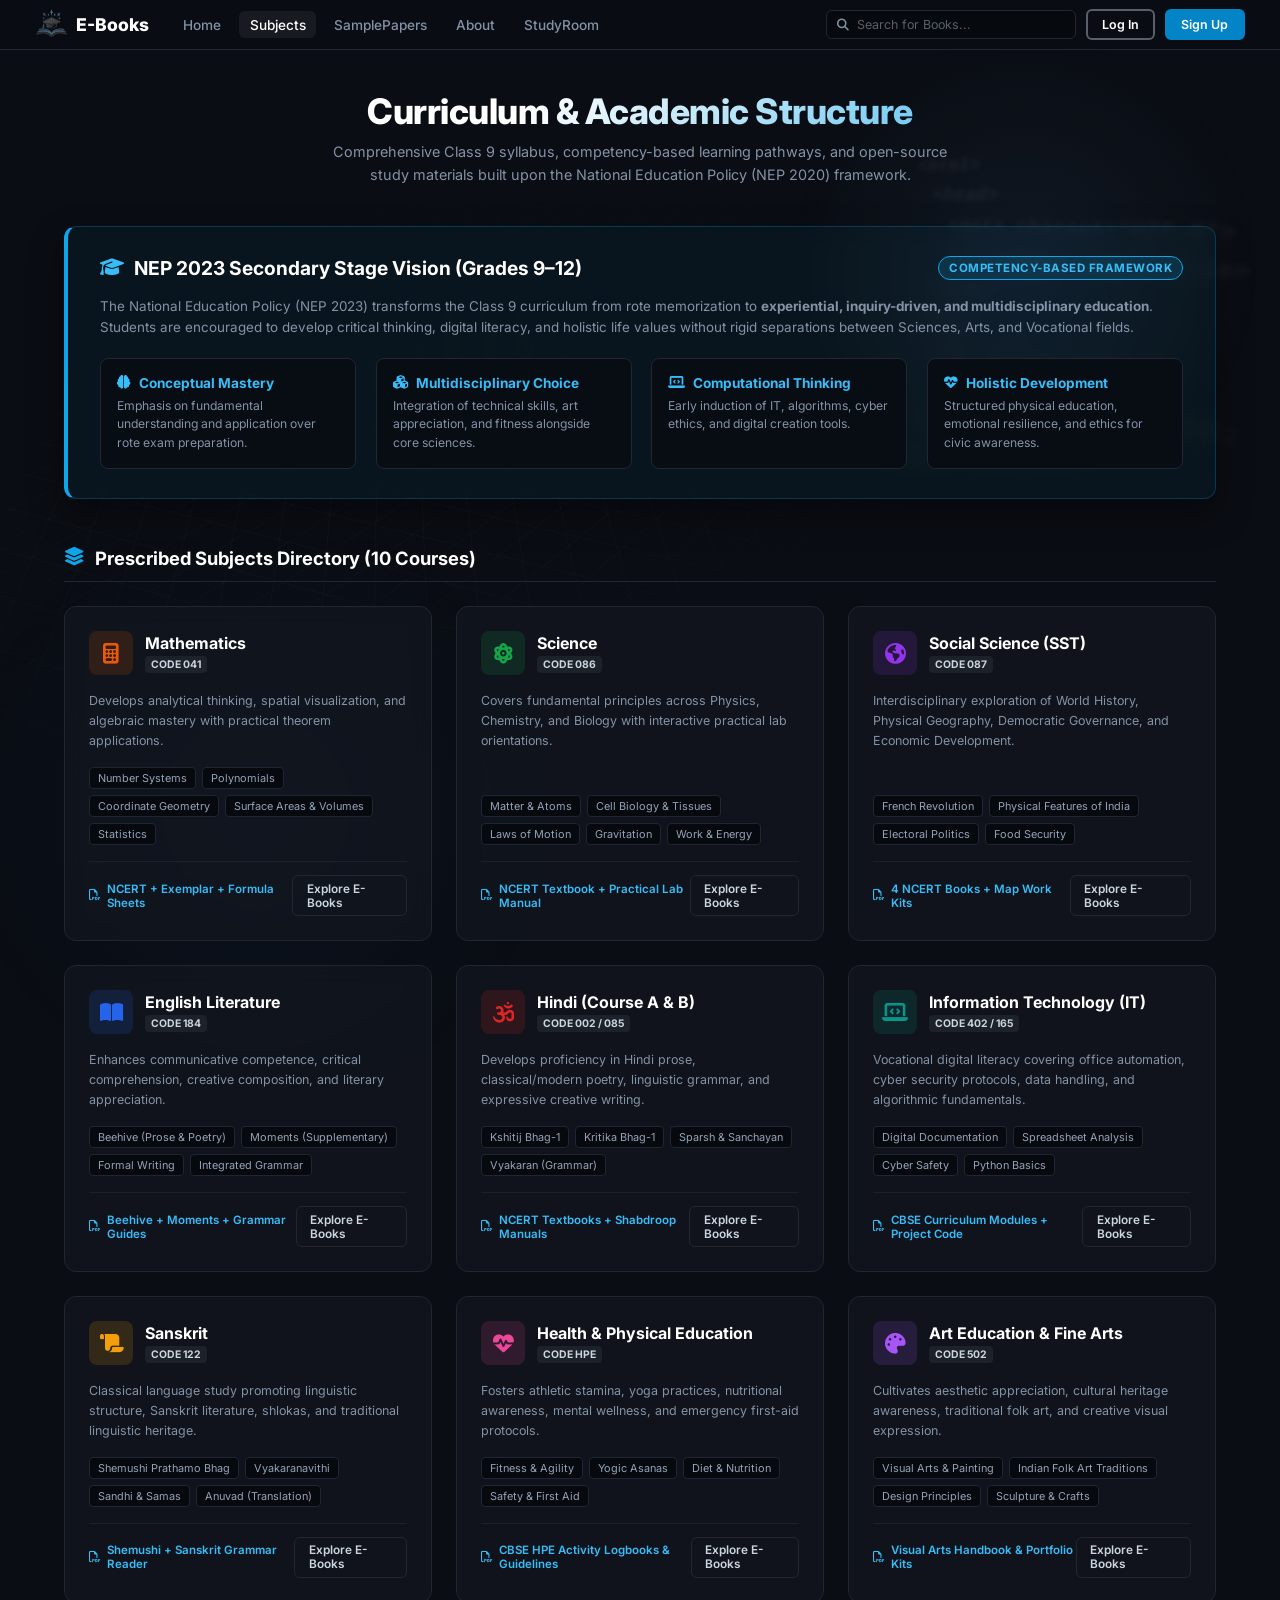
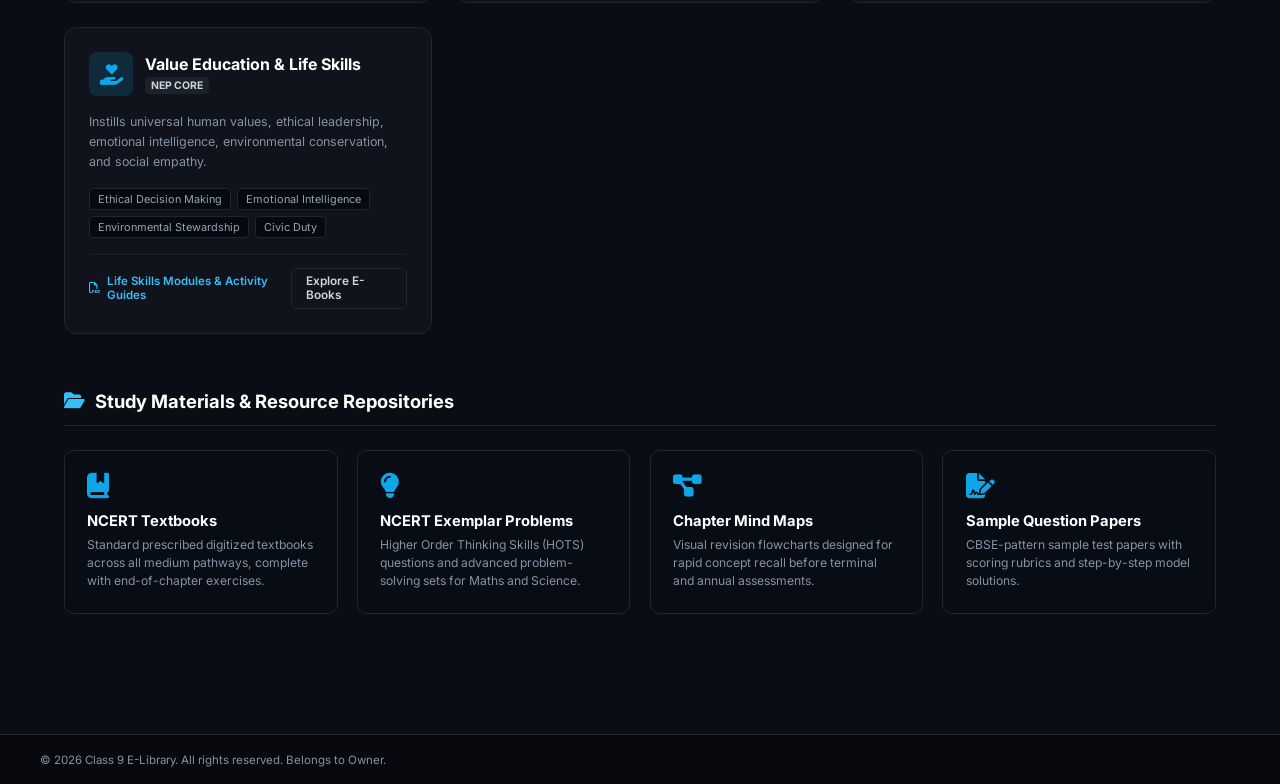
<file: subjects.html>
<!DOCTYPE html>
<html lang="en">
<head>
    <meta charset="UTF-8">
    <meta name="viewport" content="width=device-width, initial-scale=1.0">
    <title>Curriculum & Subjects | Class 9 Digital Portal</title>
    <link rel="icon" type="image/svg+xml" href="logo.png">
    <link rel="stylesheet" href="style.css">
    <link rel="stylesheet" href="https://cdnjs.cloudflare.com/ajax/libs/font-awesome/6.4.0/css/all.min.css">
    <link href="https://fonts.googleapis.com/css2?family=Inter:wght@400;500;600;700;800&display=swap" rel="stylesheet">
    
    <style>
        .subjects-container {
            max-width: 1200px;
            margin: 0 auto;
            padding: 2.5rem 1.5rem 5rem;
            position: relative;
            z-index: 10;
        }

        .subjects-hero {
            text-align: center;
            margin-bottom: 2.5rem;
        }

        .subjects-hero h1 {
            font-size: 2.2rem;
            font-weight: 800;
            margin-bottom: 0.5rem;
            background: linear-gradient(135deg, #ffffff 40%, var(--btn-blue-accent) 100%);
            background-clip: text;
            -webkit-text-fill-color: transparent;
            letter-spacing: -0.5px;
        }

        .subjects-hero p {
            color: var(--text-muted);
            font-size: 0.9rem;
            max-width: 650px;
            margin: 0 auto;
            line-height: 1.6;
        }

        .nep-banner {
            background: rgba(14, 165, 233, 0.05);
            border: 1px solid rgba(14, 165, 233, 0.25);
            border-left: 4px solid var(--btn-blue-accent);
            border-radius: 12px;
            padding: 1.8rem 2rem;
            margin-bottom: 3rem;
            box-shadow: 0 15px 35px rgba(0, 0, 0, 0.4);
            backdrop-filter: blur(10px);
        }

        .nep-header {
            display: flex;
            align-items: center;
            justify-content: space-between;
            flex-wrap: wrap;
            gap: 10px;
            margin-bottom: 1rem;
        }

        .nep-header h2 {
            font-size: 1.2rem;
            font-weight: 700;
            color: #fff;
            display: flex;
            align-items: center;
            gap: 10px;
        }

        .nep-tag {
            background: rgba(14, 165, 233, 0.15);
            border: 1px solid var(--btn-blue-accent);
            color: #38bdf8;
            font-size: 0.72rem;
            font-weight: 700;
            padding: 4px 10px;
            border-radius: 20px;
            letter-spacing: 0.5px;
        }

        .nep-grid {
            display: grid;
            grid-template-columns: repeat(auto-fit, minmax(240px, 1fr));
            gap: 1.2rem;
            margin-top: 1.2rem;
        }

        .nep-item {
            background: #080c13;
            border: 1px solid var(--card-border);
            border-radius: 8px;
            padding: 1rem;
        }

        .nep-item h4 {
            color: #38bdf8;
            font-size: 0.85rem;
            margin-bottom: 6px;
            display: flex;
            align-items: center;
            gap: 8px;
        }

        .nep-item p {
            color: var(--text-muted);
            font-size: 0.76rem;
            line-height: 1.5;
            margin: 0;
        }

        .section-header {
            display: flex;
            justify-content: space-between;
            align-items: center;
            margin-bottom: 1.5rem;
            border-bottom: 1px solid var(--card-border);
            padding-bottom: 0.8rem;
        }

        .section-header h3 {
            color: #fff;
            font-size: 1.15rem;
            font-weight: 700;
            display: flex;
            align-items: center;
            gap: 10px;
        }

        /* Subjects Grid */
        .subjects-grid {
            display: grid;
            grid-template-columns: repeat(auto-fill, minmax(340px, 1fr));
            gap: 1.5rem;
            margin-bottom: 3.5rem;
        }

        .subject-card {
            background-color: rgba(19, 23, 32, 0.7);
            border: 1px solid var(--card-border);
            border-radius: 12px;
            padding: 1.5rem;
            display: flex;
            flex-direction: column;
            gap: 1rem;
            transition: all 0.25s cubic-bezier(0.16, 1, 0.3, 1);
            backdrop-filter: blur(10px);
            position: relative;
            overflow: hidden;
        }

        .subject-card:hover {
            border-color: rgba(56, 189, 248, 0.4);
            transform: translateY(-3px);
            box-shadow: 0 15px 30px rgba(0, 0, 0, 0.5), inset 0 0 20px rgba(56, 189, 248, 0.03);
        }

        .card-header-bar {
            display: flex;
            align-items: flex-start;
            justify-content: space-between;
            gap: 10px;
        }

        .subject-icon-box {
            width: 44px;
            height: 44px;
            border-radius: 8px;
            display: flex;
            align-items: center;
            justify-content: center;
            font-size: 1.3rem;
            flex-shrink: 0;
        }

        .subject-title-box h4 {
            color: #fff;
            font-size: 1rem;
            font-weight: 700;
            margin-bottom: 2px;
        }

        .subject-code-badge {
            font-size: 0.65rem;
            font-weight: 700;
            padding: 2px 6px;
            border-radius: 4px;
            color: #cbd5e1;
            background: rgba(255, 255, 255, 0.06);
            display: inline-block;
        }

        .subject-desc {
            color: var(--text-muted);
            font-size: 0.78rem;
            line-height: 1.6;
            margin: 0;
        }

        .topics-tag-wrap {
            display: flex;
            flex-wrap: wrap;
            gap: 6px;
            margin-top: auto;
        }

        .topic-pill {
            background: #06090e;
            border: 1px solid #1e2634;
            color: #94a3b8;
            font-size: 0.68rem;
            padding: 3px 8px;
            border-radius: 4px;
        }

        .material-footer {
            border-top: 1px solid rgba(255, 255, 255, 0.05);
            padding-top: 0.8rem;
            display: flex;
            align-items: center;
            justify-content: space-between;
        }

        .material-count {
            color: #38bdf8;
            font-size: 0.72rem;
            font-weight: 600;
            display: flex;
            align-items: center;
            gap: 6px;
        }

        .btn-view-subject {
            background: transparent;
            color: #cbd5e1;
            border: 1px solid var(--card-border);
            padding: 0.35rem 0.85rem;
            border-radius: 6px;
            font-size: 0.74rem;
            font-weight: 600;
            text-decoration: none;
            transition: 0.15s ease;
        }

        .btn-view-subject:hover {
            background: rgba(14, 165, 233, 0.15);
            color: #38bdf8;
            border-color: #38bdf8;
        }

        .study-hub-grid {
            display: grid;
            grid-template-columns: repeat(auto-fit, minmax(260px, 1fr));
            gap: 1.2rem;
            margin-bottom: 2.5rem;
        }

        .hub-box {
            background: #080c14;
            border: 1px solid var(--card-border);
            border-radius: 10px;
            padding: 1.4rem;
            transition: 0.2s ease;
        }

        .hub-box:hover {
            border-color: var(--btn-blue-accent);
            transform: translateY(-2px);
        }

        .hub-box i {
            font-size: 1.6rem;
            color: var(--btn-blue-accent);
            margin-bottom: 0.8rem;
            display: block;
        }

        .hub-box h4 {
            color: #fff;
            font-size: 0.92rem;
            margin-bottom: 0.4rem;
        }

        .hub-box p {
            color: var(--text-muted);
            font-size: 0.76rem;
            line-height: 1.5;
            margin: 0;
        }

        @media (max-width: 800px) {
            .subjects-grid { grid-template-columns: 1fr; }
            .nep-banner { padding: 1.4rem; }
        }
    </style>
</head>
<body>
    <div id="toast-container" class="toast-container"></div>

    <div class="bg-hex-grid"></div>
    <div class="bg-glow-bottom"></div>
    <div class="bg-glow-top"></div>
    <div class="bg-watermark">
        &lt;html&gt;<br>
        &nbsp;&nbsp;&lt;head&gt;<br>
        &nbsp;&nbsp;&nbsp;&nbsp;&lt;meta charset="UTF-8"&gt;<br>
        &nbsp;&nbsp;&nbsp;&nbsp;&lt;title&gt;Main App&lt;/title&gt;<br>
        &nbsp;&nbsp;&lt;/head&gt;<br>
        &nbsp;&nbsp;&lt;body&gt;<br>
        &nbsp;&nbsp;&nbsp;&nbsp;&lt;div class="dev"&gt;<br>
        &nbsp;&nbsp;&nbsp;&nbsp;&nbsp;&nbsp;If Init. True: Mount;<br>
        &nbsp;&nbsp;&nbsp;&nbsp;&lt;/div&gt;<br>
        &lt;/html&gt;
    </div>

    <nav class="navbar">
        <div class="mobile-user-slot" id="mobileUserSlot"></div>
        <div class="nav-left">
            <div class="logo">
                <a href="index.html"><img src="logo.png" alt="Portal Logo" class="nav-logo"></a>
                <span>E-Books</span>
            </div>
            <ul class="nav-links desktop-links">
                <li><a href="index.html">Home</a></li>
                <li><a href="subjects.html" class="active">Subjects</a></li>
                <li><a href="sample.html">SamplePapers</a></li>
                <li><a href="about.html">About</a></li>
                <li><a href="studyroom.html">StudyRoom</a></li>
            </ul>
        </div>
        
        <div class="nav-right" id="navRight">
            <div class="search-box">
                <i class="fa-solid fa-search"></i>
                <input type="text" placeholder="Search for Books...">
            </div>
            <button class="btn btn-blue" onclick="window.location.href='login.html'">Log In</button>
            <button class="btn btn-signup" onclick="window.location.href='signup.html'">Sign Up</button>
        </div>

        <button class="mobile-menu-btn" onclick="toggleMobileMenu()">
            <i class="fa-solid fa-bars-staggered"></i>
        </button>

        <div class="mobile-side-drawer" id="mobileSideDrawer">
            <button class="close-drawer-btn" onclick="toggleMobileMenu()"><i class="fa-solid fa-xmark"></i></button>
            
            <h3 style="color: #64748b; font-size: 0.75rem; text-transform: uppercase; margin-bottom: 12px; letter-spacing: 1px;">Menu</h3>
            <ul class="nav-links mobile-drawer-links">
                <li><a href="index.html">Home</a></li>
                <li><a href="subjects.html" class="active">Subjects</a></li>
                <li><a href="sample.html">SamplePapers</a></li>
                <li><a href="about.html">About</a></li>
                <li><a href="studyroom.html">StudyRoom</a></li>
            </ul>
            
            <div class="drawer-actions" id="drawerActions">
                <div class="search-box" style="width: 100%; margin-bottom: 15px;">
                    <i class="fa-solid fa-search"></i>
                    <input type="text" placeholder="Search for Books...">
                </div>
                <div style="display: flex; gap: 10px;">
                    <button class="btn btn-blue" style="flex: 1;" onclick="window.location.href='login.html'">Log In</button>
                    <button class="btn btn-signup" style="flex: 1;" onclick="window.location.href='signup.html'">Sign Up</button>
                </div>
            </div>
        </div>
        <div class="mobile-menu-overlay" id="mobileMenuOverlay" onclick="toggleMobileMenu()"></div>
    </nav>

    <main class="subjects-container">
        
        <header class="subjects-hero">
            <h1>Curriculum & Academic Structure</h1>
            <p>Comprehensive Class 9 syllabus, competency-based learning pathways, and open-source study materials built upon the National Education Policy (NEP 2020) framework.</p>
        </header>

        <section class="nep-banner">
            <div class="nep-header">
                <h2><i class="fa-solid fa-graduation-cap" style="color: #38bdf8;"></i> NEP 2023 Secondary Stage Vision (Grades 9–12)</h2>
                <span class="nep-tag">COMPETENCY-BASED FRAMEWORK</span>
            </div>
            <p style="color: var(--text-muted); font-size: 0.84rem; line-height: 1.6; margin: 0;">
                The National Education Policy (NEP 2023) transforms the Class 9 curriculum from rote memorization to <strong>experiential, inquiry-driven, and multidisciplinary education</strong>. Students are encouraged to develop critical thinking, digital literacy, and holistic life values without rigid separations between Sciences, Arts, and Vocational fields.
            </p>

            <div class="nep-grid">
                <div class="nep-item">
                    <h4><i class="fa-solid fa-brain"></i> Conceptual Mastery</h4>
                    <p>Emphasis on fundamental understanding and application over rote exam preparation.</p>
                </div>
                <div class="nep-item">
                    <h4><i class="fa-solid fa-cubes"></i> Multidisciplinary Choice</h4>
                    <p>Integration of technical skills, art appreciation, and fitness alongside core sciences.</p>
                </div>
                <div class="nep-item">
                    <h4><i class="fa-solid fa-laptop-code"></i> Computational Thinking</h4>
                    <p>Early induction of IT, algorithms, cyber ethics, and digital creation tools.</p>
                </div>
                <div class="nep-item">
                    <h4><i class="fa-solid fa-heart-pulse"></i> Holistic Development</h4>
                    <p>Structured physical education, emotional resilience, and ethics for civic awareness.</p>
                </div>
            </div>
        </section>

        <div class="section-header">
            <h3><i class="fa-solid fa-layer-group" style="color: var(--btn-blue-accent);"></i> Prescribed Subjects Directory (10 Courses)</h3>
        </div>

        <div class="subjects-grid">

            <div class="subject-card">
                <div class="card-header-bar">
                    <div style="display: flex; gap: 12px; align-items: center;">
                        <div class="subject-icon-box" style="background: rgba(234, 88, 12, 0.15); color: #ea580c;">
                            <i class="fa-solid fa-calculator"></i>
                        </div>
                        <div class="subject-title-box">
                            <h4>Mathematics</h4>
                            <span class="subject-code-badge">CODE 041</span>
                        </div>
                    </div>
                </div>
                <p class="subject-desc">Develops analytical thinking, spatial visualization, and algebraic mastery with practical theorem applications.</p>
                <div class="topics-tag-wrap">
                    <span class="topic-pill">Number Systems</span>
                    <span class="topic-pill">Polynomials</span>
                    <span class="topic-pill">Coordinate Geometry</span>
                    <span class="topic-pill">Surface Areas & Volumes</span>
                    <span class="topic-pill">Statistics</span>
                </div>
                <div class="material-footer">
                    <span class="material-count"><i class="fa-regular fa-file-pdf"></i> NCERT + Exemplar + Formula Sheets</span>
                    <a href="index.html" class="btn-view-subject">Explore E-Books</a>
                </div>
            </div>

            <div class="subject-card">
                <div class="card-header-bar">
                    <div style="display: flex; gap: 12px; align-items: center;">
                        <div class="subject-icon-box" style="background: rgba(22, 163, 74, 0.15); color: #16a34a;">
                            <i class="fa-solid fa-atom"></i>
                        </div>
                        <div class="subject-title-box">
                            <h4>Science</h4>
                            <span class="subject-code-badge">CODE 086</span>
                        </div>
                    </div>
                </div>
                <p class="subject-desc">Covers fundamental principles across Physics, Chemistry, and Biology with interactive practical lab orientations.</p>
                <div class="topics-tag-wrap">
                    <span class="topic-pill">Matter & Atoms</span>
                    <span class="topic-pill">Cell Biology & Tissues</span>
                    <span class="topic-pill">Laws of Motion</span>
                    <span class="topic-pill">Gravitation</span>
                    <span class="topic-pill">Work & Energy</span>
                </div>
                <div class="material-footer">
                    <span class="material-count"><i class="fa-regular fa-file-pdf"></i> NCERT Textbook + Practical Lab Manual</span>
                    <a href="index.html" class="btn-view-subject">Explore E-Books</a>
                </div>
            </div>

            <div class="subject-card">
                <div class="card-header-bar">
                    <div style="display: flex; gap: 12px; align-items: center;">
                        <div class="subject-icon-box" style="background: rgba(147, 51, 234, 0.15); color: #9333ea;">
                            <i class="fa-solid fa-earth-americas"></i>
                        </div>
                        <div class="subject-title-box">
                            <h4>Social Science (SST)</h4>
                            <span class="subject-code-badge">CODE 087</span>
                        </div>
                    </div>
                </div>
                <p class="subject-desc">Interdisciplinary exploration of World History, Physical Geography, Democratic Governance, and Economic Development.</p>
                <div class="topics-tag-wrap">
                    <span class="topic-pill">French Revolution</span>
                    <span class="topic-pill">Physical Features of India</span>
                    <span class="topic-pill">Electoral Politics</span>
                    <span class="topic-pill">Food Security</span>
                </div>
                <div class="material-footer">
                    <span class="material-count"><i class="fa-regular fa-file-pdf"></i> 4 NCERT Books + Map Work Kits</span>
                    <a href="index.html" class="btn-view-subject">Explore E-Books</a>
                </div>
            </div>

            <div class="subject-card">
                <div class="card-header-bar">
                    <div style="display: flex; gap: 12px; align-items: center;">
                        <div class="subject-icon-box" style="background: rgba(37, 99, 235, 0.15); color: #2563eb;">
                            <i class="fa-solid fa-book-open"></i>
                        </div>
                        <div class="subject-title-box">
                            <h4>English Literature</h4>
                            <span class="subject-code-badge">CODE 184</span>
                        </div>
                    </div>
                </div>
                <p class="subject-desc">Enhances communicative competence, critical comprehension, creative composition, and literary appreciation.</p>
                <div class="topics-tag-wrap">
                    <span class="topic-pill">Beehive (Prose & Poetry)</span>
                    <span class="topic-pill">Moments (Supplementary)</span>
                    <span class="topic-pill">Formal Writing</span>
                    <span class="topic-pill">Integrated Grammar</span>
                </div>
                <div class="material-footer">
                    <span class="material-count"><i class="fa-regular fa-file-pdf"></i> Beehive + Moments + Grammar Guides</span>
                    <a href="index.html" class="btn-view-subject">Explore E-Books</a>
                </div>
            </div>

            <div class="subject-card">
                <div class="card-header-bar">
                    <div style="display: flex; gap: 12px; align-items: center;">
                        <div class="subject-icon-box" style="background: rgba(220, 38, 38, 0.15); color: #dc2626;">
                            <i class="fa-solid fa-om"></i>
                        </div>
                        <div class="subject-title-box">
                            <h4>Hindi (Course A & B)</h4>
                            <span class="subject-code-badge">CODE 002 / 085</span>
                        </div>
                    </div>
                </div>
                <p class="subject-desc">Develops proficiency in Hindi prose, classical/modern poetry, linguistic grammar, and expressive creative writing.</p>
                <div class="topics-tag-wrap">
                    <span class="topic-pill">Kshitij Bhag-1</span>
                    <span class="topic-pill">Kritika Bhag-1</span>
                    <span class="topic-pill">Sparsh & Sanchayan</span>
                    <span class="topic-pill">Vyakaran (Grammar)</span>
                </div>
                <div class="material-footer">
                    <span class="material-count"><i class="fa-regular fa-file-pdf"></i> NCERT Textbooks + Shabdroop Manuals</span>
                    <a href="index.html" class="btn-view-subject">Explore E-Books</a>
                </div>
            </div>

            <div class="subject-card">
                <div class="card-header-bar">
                    <div style="display: flex; gap: 12px; align-items: center;">
                        <div class="subject-icon-box" style="background: rgba(13, 148, 136, 0.15); color: #0d9488;">
                            <i class="fa-solid fa-laptop-code"></i>
                        </div>
                        <div class="subject-title-box">
                            <h4>Information Technology (IT)</h4>
                            <span class="subject-code-badge">CODE 402 / 165</span>
                        </div>
                    </div>
                </div>
                <p class="subject-desc">Vocational digital literacy covering office automation, cyber security protocols, data handling, and algorithmic fundamentals.</p>
                <div class="topics-tag-wrap">
                    <span class="topic-pill">Digital Documentation</span>
                    <span class="topic-pill">Spreadsheet Analysis</span>
                    <span class="topic-pill">Cyber Safety</span>
                    <span class="topic-pill">Python Basics</span>
                </div>
                <div class="material-footer">
                    <span class="material-count"><i class="fa-regular fa-file-pdf"></i> CBSE Curriculum Modules + Project Code</span>
                    <a href="index.html" class="btn-view-subject">Explore E-Books</a>
                </div>
            </div>

            <div class="subject-card">
                <div class="card-header-bar">
                    <div style="display: flex; gap: 12px; align-items: center;">
                        <div class="subject-icon-box" style="background: rgba(245, 158, 11, 0.15); color: #f59e0b;">
                            <i class="fa-solid fa-scroll"></i>
                        </div>
                        <div class="subject-title-box">
                            <h4>Sanskrit</h4>
                            <span class="subject-code-badge">CODE 122</span>
                        </div>
                    </div>
                </div>
                <p class="subject-desc">Classical language study promoting linguistic structure, Sanskrit literature, shlokas, and traditional linguistic heritage.</p>
                <div class="topics-tag-wrap">
                    <span class="topic-pill">Shemushi Prathamo Bhag</span>
                    <span class="topic-pill">Vyakaranavithi</span>
                    <span class="topic-pill">Sandhi & Samas</span>
                    <span class="topic-pill">Anuvad (Translation)</span>
                </div>
                <div class="material-footer">
                    <span class="material-count"><i class="fa-regular fa-file-pdf"></i> Shemushi + Sanskrit Grammar Reader</span>
                    <a href="index.html" class="btn-view-subject">Explore E-Books</a>
                </div>
            </div>

            <div class="subject-card">
                <div class="card-header-bar">
                    <div style="display: flex; gap: 12px; align-items: center;">
                        <div class="subject-icon-box" style="background: rgba(236, 72, 153, 0.15); color: #ec4899;">
                            <i class="fa-solid fa-heart-pulse"></i>
                        </div>
                        <div class="subject-title-box">
                            <h4>Health & Physical Education</h4>
                            <span class="subject-code-badge">CODE HPE</span>
                        </div>
                    </div>
                </div>
                <p class="subject-desc">Fosters athletic stamina, yoga practices, nutritional awareness, mental wellness, and emergency first-aid protocols.</p>
                <div class="topics-tag-wrap">
                    <span class="topic-pill">Fitness & Agility</span>
                    <span class="topic-pill">Yogic Asanas</span>
                    <span class="topic-pill">Diet & Nutrition</span>
                    <span class="topic-pill">Safety & First Aid</span>
                </div>
                <div class="material-footer">
                    <span class="material-count"><i class="fa-regular fa-file-pdf"></i> CBSE HPE Activity Logbooks & Guidelines</span>
                    <a href="index.html" class="btn-view-subject">Explore E-Books</a>
                </div>
            </div>

            <div class="subject-card">
                <div class="card-header-bar">
                    <div style="display: flex; gap: 12px; align-items: center;">
                        <div class="subject-icon-box" style="background: rgba(168, 85, 247, 0.15); color: #a855f7;">
                            <i class="fa-solid fa-palette"></i>
                        </div>
                        <div class="subject-title-box">
                            <h4>Art Education & Fine Arts</h4>
                            <span class="subject-code-badge">CODE 502</span>
                        </div>
                    </div>
                </div>
                <p class="subject-desc">Cultivates aesthetic appreciation, cultural heritage awareness, traditional folk art, and creative visual expression.</p>
                <div class="topics-tag-wrap">
                    <span class="topic-pill">Visual Arts & Painting</span>
                    <span class="topic-pill">Indian Folk Art Traditions</span>
                    <span class="topic-pill">Design Principles</span>
                    <span class="topic-pill">Sculpture & Crafts</span>
                </div>
                <div class="material-footer">
                    <span class="material-count"><i class="fa-regular fa-file-pdf"></i> Visual Arts Handbook & Portfolio Kits</span>
                    <a href="index.html" class="btn-view-subject">Explore E-Books</a>
                </div>
            </div>

            <div class="subject-card">
                <div class="card-header-bar">
                    <div style="display: flex; gap: 12px; align-items: center;">
                        <div class="subject-icon-box" style="background: rgba(14, 165, 233, 0.15); color: #0ea5e9;">
                            <i class="fa-solid fa-hand-holding-heart"></i>
                        </div>
                        <div class="subject-title-box">
                            <h4>Value Education & Life Skills</h4>
                            <span class="subject-code-badge">NEP CORE</span>
                        </div>
                    </div>
                </div>
                <p class="subject-desc">Instills universal human values, ethical leadership, emotional intelligence, environmental conservation, and social empathy.</p>
                <div class="topics-tag-wrap">
                    <span class="topic-pill">Ethical Decision Making</span>
                    <span class="topic-pill">Emotional Intelligence</span>
                    <span class="topic-pill">Environmental Stewardship</span>
                    <span class="topic-pill">Civic Duty</span>
                </div>
                <div class="material-footer">
                    <span class="material-count"><i class="fa-regular fa-file-pdf"></i> Life Skills Modules & Activity Guides</span>
                    <a href="index.html" class="btn-view-subject">Explore E-Books</a>
                </div>
            </div>

        </div>

        <div class="section-header">
            <h3><i class="fa-solid fa-folder-open" style="color: #38bdf8;"></i> Study Materials & Resource Repositories</h3>
        </div>

        <div class="study-hub-grid">
            <div class="hub-box">
                <i class="fa-solid fa-book-bookmark"></i>
                <h4>NCERT Textbooks</h4>
                <p>Standard prescribed digitized textbooks across all medium pathways, complete with end-of-chapter exercises.</p>
            </div>
            <div class="hub-box">
                <i class="fa-solid fa-lightbulb"></i>
                <h4>NCERT Exemplar Problems</h4>
                <p>Higher Order Thinking Skills (HOTS) questions and advanced problem-solving sets for Maths and Science.</p>
            </div>
            <div class="hub-box">
                <i class="fa-solid fa-diagram-project"></i>
                <h4>Chapter Mind Maps</h4>
                <p>Visual revision flowcharts designed for rapid concept recall before terminal and annual assessments.</p>
            </div>
            <div class="hub-box">
                <i class="fa-solid fa-file-signature"></i>
                <h4>Sample Question Papers</h4>
                <p>CBSE-pattern sample test papers with scoring rubrics and step-by-step model solutions.</p>
            </div>
        </div>
    </main>

    <footer>
        <div class="footer">
            &copy; 2026 Class 9 E-Library. All rights reserved. Belongs to Owner.
        </div>
    </footer>
    <script src="script.js"></script>
</body>
</html>
</file>
<file: style.css>
:root {
    --bg-dark: #0a0d13; 
    --card-bg: #131720;
    --card-border: #212631;
    --text-main: #e2e8f0;
    --text-muted: #8492a6;
    --primary-blue: #0284c7;
    --primary-blue-hover: #0369a1;
    --btn-blue-accent: #0ea5e9;
    --sidebar-active: #212734;
    
    --c-math: #ea580c;
    --c-science: #16a34a;
    --c-english: #0284c7;
    --c-sst: #9333ea;
    --c-hindi: #dc2626;
    --c-it: #0d9488;
}

* {
    margin: 0;
    padding: 0;
    box-sizing: border-box;
    font-family: 'Inter', -apple-system, sans-serif;
}

body {
    background-color: var(--bg-dark);
    color: var(--text-main);
    min-height: 100vh;
    display: flex;
    flex-direction: column;
    overflow-x: hidden;
    position: relative;
    font-size: 13px;
}

.bg-hex-grid {
    position: fixed;
    bottom: -15vh;
    left: -15vw;
    width: 130vw;
    height: 130vh;
    background: 
      repeating-linear-gradient(30deg, transparent 0, transparent 50px, rgba(255, 255, 255, 0.04) 50px, rgba(255, 255, 255, 0.04) 51px),
      repeating-linear-gradient(150deg, transparent 0, transparent 50px, rgba(255, 255, 255, 0.04) 50px, rgba(255, 255, 255, 0.04) 51px),
      repeating-linear-gradient(90deg, transparent 0, transparent 57.73px, rgba(255, 255, 255, 0.04) 57.73px, rgba(255, 255, 255, 0.04) 58.73px);
    z-index: -2;
    transform: perspective(600px) rotateX(40deg) rotateZ(-15deg) scale(0.7) translateY(-30%);
    pointer-events: none;
    -webkit-mask-image: radial-gradient(ellipse at 35% 60%, black 10%, transparent 60%);
    mask-image: radial-gradient(ellipse at 35% 60%, black 10%, transparent 60%);
}

.bg-glow-bottom {
    position: fixed;
    bottom: -20%; left: -10%;
    width: 60vw; height: 60vh;
    background: radial-gradient(circle, rgba(31,111,235,0.06) 0%, rgba(13,17,23,0) 65%);
    z-index: -3;
    pointer-events: none;
}

.bg-glow-top {
    position: fixed;
    top: 5%; right: -5%;
    width: 50vw; height: 50vh;
    background: radial-gradient(circle, rgba(46,74,109,0.2) 0%, rgba(13,17,23,0) 60%);
    z-index: -3;
    pointer-events: none;
}

.bg-watermark {
    position: fixed;
    top: 15%;
    right: 4%;
    font-family: monospace;
    font-size: 1.4rem;
    color: rgba(255, 255, 255, 0.03);
    font-weight: bold;
    transform: perspective(400px) rotateY(-15deg) rotateX(10deg) rotateZ(5deg);
    filter: blur(2px);
    line-height: 1.6;
    pointer-events: none;
    user-select: none;
    z-index: -3;
    text-shadow: 0 0 10px rgba(255,255,255,0.05);
}

.navbar {
    display: flex;
    justify-content: space-between;
    align-items: center;
    padding: 0.6rem 2.2rem;
    background-color: rgba(10, 13, 19, 0.95);
    border-bottom: 1px solid var(--card-border);
    position: relative;
    z-index: 100;
    height: 50px;
}

.nav-logo {
    height: 30px; 
    width: auto;
    object-fit: contain; 
}

.nav-left {
    display: flex;
    align-items: center;
    gap: 1.5rem;
}

.logo {
    display: flex;
    align-items: center;
    gap: 0.45rem;
    font-size: 1.1rem;
    font-weight: 800;
    color: #fff;
    text-decoration: none;
}

.logo i {
    color: var(--btn-blue-accent);
    font-size: 1.15rem;
}

.nav-links {
    display: flex;
    list-style: none;
    gap: 0.5rem;
}

.nav-links a {
    text-decoration: none;
    color: var(--text-muted);
    font-size: 0.85rem;
    font-weight: 500;
    padding: 0.35rem 0.65rem;
    border-radius: 6px;
    transition: 0.15s;
}

.nav-links a:hover, .nav-links a.active {
    color: #fff;
    background-color: rgba(255, 255, 255, 0.06);
}

.nav-right {
    display: flex;
    align-items: center;
    gap: 0.6rem;
}

.search-box {
    display: flex;
    align-items: center;
    background-color: #06090e;
    border: 1px solid var(--card-border);
    border-radius: 6px;
    padding: 0.35rem 0.65rem;
    width: 250px;
}

.search-box i {
    color: var(--text-muted);
    font-size: 0.75rem;
    margin-right: 0.5rem;
}

.search-box input {
    background: transparent;
    border: none;
    outline: none;
    color: #fff;
    width: 100%;
    font-size: 0.78rem;
}

.search-box input::placeholder {
    color: #57606a;
}

.btn {
    padding: 0.38rem 0.9rem;
    border-radius: 6px;
    font-size: 0.78rem;
    font-weight: 600;
    cursor: pointer;
    text-decoration: none;
    display: inline-block;
    transition: 0.15s ease;
}


.btn-blue {
    background-color: transparent;
    color: #ffffff;
    border: 2px solid #57606a;
}
.btn-blue:hover {
    background-color: #57606a;
}

.btn-signup {
    background-color: #0284c7;
    color: #ffffff;
    border: 2px solid #0284c7;
}
.btn-code {
    background-color: var(--btn-blue-accent);
    color: #fff;
    border: none;
}

.btn-code:hover {
    background-color: var(--primary-blue-hover);
}

.btn-signup:hover {
    background-color: #0369a1;
    border: 2px solid #0369a1;
}

.hero {
    text-align: center;
    padding: 2rem 1rem 0.5rem;
}

.hero h1 {
    color: #fff;
    font-size: 1.35rem;
    font-weight: 800;
    letter-spacing: 0.5px;
    margin-bottom: 0.2rem;
}

.hero .hero-sub {
    color: var(--text-muted);
    font-size: 0.8rem;
    margin-bottom: 1.8rem;
}

.hero h2 {
    color: #fff;
    font-size: 1.05rem;
    font-weight: 700;
    letter-spacing: 0.3px;
    margin-bottom: 0.2rem;
}

.hero .hero-desc {
    color: var(--text-muted);
    font-size: 0.78rem;
}

.main-container {
    display: flex;
    padding: 1.5rem 5% 3rem; 
    gap: 2rem;
    max-width: 1200px;
    margin: 0 auto;
    width: 100%;
}


.sidebar {
    width: 150px;
    flex-shrink: 0;
}

.sidebar h3 {
    color: var(--text-muted);
    font-size: 0.68rem;
    letter-spacing: 0.6px;
    font-weight: 600;
    margin-bottom: 0.6rem;
    padding-left: 0.5rem;
    text-transform: uppercase;
}

.sidebar ul { 
    list-style: none; 
    display: flex;
    flex-direction: column;
}

.sidebar li {
    padding: 0.4rem 0.75rem;
    margin-bottom: 0.2rem;
    border-radius: 6px;
    color: var(--text-muted);
    font-size: 0.82rem;
    cursor: pointer;
    font-weight: 500;
    transition: 0.15s ease;
    background: transparent; 
    border: none;            
    text-align: left;
    display: block;
    width: 100%;
}

.sidebar li:hover {
    color: #fff;
}

.sidebar li.active {
    background-color: var(--sidebar-active); 
    color: #fff;
    box-shadow: none;
}

.book-grid {
    display: grid;
    grid-template-columns: repeat(auto-fill, minmax(min(100%, 250px), 1fr));
    gap: 1.2rem;
    width: 100%;
    align-content: start; 
}

.card {
    background-color: var(--card-bg);
    border: 1px solid var(--card-border);
    border-radius: 10px;
    padding: 0.85rem;
    display: flex;
    flex-direction: column;
    gap: 0.85rem;
    height: 100%; 
    justify-content: space-between; 
}

.card-top {
    display: flex;
    gap: 0.75rem;
    flex-grow: 1; 
}

.card-img-placeholder {
    width: 75px;
    height: 100px;
    border-radius: 6px;
    display: flex;
    align-items: center;
    justify-content: center;
    text-align: center;
    font-weight: 700;
    font-size: 0.72rem;
    color: white;
    flex-shrink: 0;
    box-shadow: inset 0 0 10px rgba(0,0,0,0.15);
}

.card-info {
    display: flex;
    flex-direction: column;
    gap: 0.35rem;
    width: 100%;
    overflow: hidden; 
}

.card-header-row {
    display: flex;
    justify-content: space-between;
    align-items: flex-start;
}

.card-title {
    font-size: 0.85rem;
    font-weight: 700;
    color: #fff;
}

.tag {
    font-size: 0.58rem;
    padding: 0.15rem 0.45rem;
    border-radius: 4px;
    font-weight: 700;
    color: #fff;
}

.card-desc {
    font-size: 0.72rem;
    color: var(--text-muted);
    line-height: 1.4;
    display: -webkit-box;
    -webkit-line-clamp: 3; 
    -webkit-box-orient: vertical;
    overflow: hidden;
    text-overflow: ellipsis;
    margin-bottom: auto; 
}

.ebook-badge {
    background-color: #1c2230;
    color: #a0aec0;
    font-size: 0.58rem;
    font-weight: 600;
    padding: 0.15rem 0.4rem;
    border-radius: 4px;
    align-self: flex-start;
    margin-top: auto;
}

.card-actions {
    display: flex;
    flex-direction: column;
    gap: 0.4rem;
}

.btn-card-primary {
    background-color: var(--btn-blue-accent);
    color: white;
    border: none;
    border-radius: 20px;
    padding: 0.45rem;
    font-size: 0.72rem;
    font-weight: 600;
    cursor: pointer;
    display: flex;
    justify-content: center;
    align-items: center;
    gap: 0.4rem;
    transition: 0.15s ease;
}

.btn-card-primary:hover {
    background-color: var(--primary-blue-hover);
}

.card-actions-row {
    display: flex;
    gap: 0.4rem;
}

.btn-card-secondary {
    flex: 1;
    background-color: transparent;
    color: #cbd5e1;
    border: 1px solid var(--card-border);
    border-radius: 20px;
    padding: 0.38rem;
    font-size: 0.68rem;
    cursor: pointer;
    display: flex;
    justify-content: center;
    align-items: center;
    gap: 0.35rem;
}

.btn-card-secondary:hover {
    background-color: rgba(255, 255, 255, 0.05);
    color: #fff;
}

footer {
    margin-top: auto;
    display: flex;
    justify-content: space-between;
    align-items: center;
    padding: 1.1rem 2.5rem;
    border-top: 1px solid var(--card-border);
    background-color: #07090e;
    font-size: 0.72rem;
    color: var(--text-muted);
}

.repo-link {
    display: flex;
    align-items: center;
    gap: 0.5rem;
    font-size: 0.75rem;
    text-decoration: none;
    color: var(--btn-blue-accent);
}

.repo-link i {
    font-size: 0.9rem;
}

.modal-overlay {
    position: fixed;
    top: 0; left: 0; width: 100vw; height: 100vh;
    background-color: rgba(0, 0, 0, 0.75);
    backdrop-filter: blur(8px);
    display: flex;
    justify-content: center;
    align-items: center;
    z-index: 1000;
    opacity: 0;
    pointer-events: none;
    transition: opacity 0.2s ease;
}

.modal-overlay.active { opacity: 1; pointer-events: all; }

.modal-content {
    background-color: #161b24;
    border: 1px solid var(--card-border);
    border-radius: 12px;
    width: 520px;
    max-width: 90%;
    padding: 1.5rem;
    position: relative;
}

.close-modal {
    position: absolute;
    top: 1rem; right: 1.2rem;
    background: transparent;
    border: none;
    color: var(--text-muted);
    font-size: 1.1rem;
    cursor: pointer;
}

.modal-body { display: flex; gap: 1.2rem; margin-bottom: 1.2rem; }

.modal-image {
    width: 120px;
    height: 160px;
    border-radius: 6px;
    flex-shrink: 0;
    display: flex;
    align-items: center;
    justify-content: center;
    color: white;
    font-weight: bold;
    text-align: center;
}

.modal-info { display: flex; flex-direction: column; gap: 0.6rem; }
.modal-info h2 { font-size: 1.2rem; color: #fff; }
.modal-desc { font-size: 0.78rem; color: var(--text-muted); line-height: 1.4; }

.modal-tags {
    display: flex;
    align-items: center;
    gap: 0.4rem;
    flex-wrap: wrap;
}

.tag-label {
    font-size: 0.62rem;
    font-weight: 700;
    color: var(--text-muted);
}

.chapter-list h4 { font-size: 0.8rem; margin-bottom: 0.2rem; color: #fff; }
.chapter-list p { font-size: 0.72rem; color: var(--text-muted); line-height: 1.4; }

.modal-actions { display: flex; flex-direction: column; gap: 0.5rem; }

.btn-outline-wide {
    width: 100%;
    background-color: transparent;
    color: #fff;
    border: 1px solid var(--card-border);
    border-radius: 20px;
    padding: 0.5rem;
    font-size: 0.75rem;
    cursor: pointer;
    display: flex;
    justify-content: center;
    align-items: center;
    gap: 0.4rem;
}

.auth-wrapper {
    display: flex;
    justify-content: center;
    align-items: center;
    min-height: calc(100vh - 120px);
    padding: 2rem 1rem;
}

.auth-card {
    background-color: var(--card-bg);
    border: 1px solid var(--card-border);
    border-radius: 12px;
    width: 400px;
    max-width: 100%;
    padding: 2rem;
    box-shadow: 0 20px 40px rgba(0,0,0,0.5);
}

.auth-card h2 {
    font-size: 1.25rem;
    font-weight: 700;
    color: #fff;
    margin-bottom: 0.4rem;
}

.auth-card p.auth-subtitle {
    color: var(--text-muted);
    font-size: 0.78rem;
    margin-bottom: 1.5rem;
}

.form-group {
    margin-bottom: 1rem;
    display: flex;
    flex-direction: column;
    gap: 0.4rem;
}

.form-group label {
    font-size: 0.72rem;
    font-weight: 600;
    color: var(--text-muted);
}

.form-input {
    background-color: #06090e;
    border: 1px solid var(--card-border);
    border-radius: 6px;
    padding: 0.55rem 0.8rem;
    color: #fff;
    font-size: 0.82rem;
    outline: none;
}

.form-input:focus {
    border-color: var(--btn-blue-accent);
}

.input-with-btn {
    display: flex;
    gap: 0.4rem;
}

.input-with-btn input { flex: 1; }

.btn-form {
    width: 100%;
    background-color: var(--btn-blue-accent);
    color: #fff;
    border: none;
    border-radius: 6px;
    padding: 0.65rem;
    font-size: 0.82rem;
    font-weight: 600;
    cursor: pointer;
    margin-top: 0.5rem;
}

.btn-form:hover {
    background-color: var(--primary-blue-hover);
}

.auth-footer {
    margin-top: 1.2rem;
    text-align: center;
    font-size: 0.75rem;
    color: var(--text-muted);
}

.auth-footer a {
    color: var(--btn-blue-accent);
    text-decoration: none;
}

.hash-box {
    background: rgba(0,0,0,0.4);
    border: 1px dashed var(--card-border);
    border-radius: 6px;
    padding: 0.5rem;
    font-family: monospace;
    font-size: 0.65rem;
    word-break: break-all;
    color: #38bdf8;
    margin-top: 0.3rem;
}

.admin-console-modal {
    position: fixed;
    top: 50%;
    left: 50%;
    transform: translate(-50%, -50%) scale(0.9);
    background: #0d1117;
    border: 1px solid #38bdf8;
    border-radius: 8px;
    width: 550px;
    max-width: 90%;
    padding: 1.5rem;
    box-shadow: 0 0 30px rgba(56, 189, 248, 0.25);
    z-index: 2000;
    display: none;
}

.admin-console-modal.active {
    display: block;
    transform: translate(-50%, -50%) scale(1);
    animation: popIn 0.2s cubic-bezier(0.16, 1, 0.3, 1);
}

@keyframes popIn {
    from { opacity: 0; transform: translate(-50%, -48%) scale(0.95); }
    to { opacity: 1; transform: translate(-50%, -50%) scale(1); }
}

.admin-header {
    display: flex;
    justify-content: space-between;
    align-items: center;
    border-bottom: 1px solid var(--card-border);
    padding-bottom: 0.6rem;
    margin-bottom: 1rem;
}

.admin-header h3 {
    font-size: 0.95rem;
    color: #38bdf8;
    display: flex;
    align-items: center;
    gap: 0.5rem;
}

.checkbox-wrapper {
    display: flex;
    flex-direction: row;
    align-items: center;
    gap: 10px;
    margin-top: 5px;
    margin-bottom: 15px;
}

.theme-checkbox {
    appearance: none;
    -webkit-appearance: none;
    width: 16px;
    height: 16px;
    background-color: #06090e; 
    border: 1px solid var(--card-border);
    border-radius: 4px;
    cursor: pointer;
    position: relative;
    transition: all 0.2s ease;
    flex-shrink: 0;
    margin: 0;
}

.theme-checkbox:hover {
    border-color: var(--btn-blue-accent);
}

.theme-checkbox:checked {
    background-color: var(--btn-blue-accent);
    border-color: var(--btn-blue-accent);
}

.theme-checkbox:checked::after {
    content: '';
    position: absolute;
    left: 4px;
    top: 1px;
    width: 4px;
    height: 8px;
    border: solid white;
    border-width: 0 2px 2px 0;
    transform: rotate(45deg);
}

.theme-checkbox-label {
    font-size: 0.78rem;
    font-weight: 500;
    color: var(--text-muted);
    cursor: pointer;
    user-select: none;
    margin: 0;
}

.theme-checkbox-label a {
    color: var(--btn-blue-accent);
    text-decoration: none;
    transition: 0.15s ease;
}

.theme-checkbox-label a:hover {
    color: var(--primary-blue-hover);
    text-decoration: underline;
}

.about-container {
    max-width: 1000px;
    margin: 0 auto;
    padding: 3rem 2rem 5rem;
    position: relative;
    z-index: 10;
}

.about-hero {
    text-align: center;
    margin-bottom: 3.5rem;
    display: flex;
    flex-direction: column;
    align-items: center;
}

.about-hero .glow-text {
    font-size: 2.8rem;
    font-weight: 800;
    margin-bottom: 0.8rem;
    letter-spacing: -1px;
    background: linear-gradient(135deg, #ffffff 30%, var(--btn-blue-accent) 100%);
    background-clip: text;
    -webkit-text-fill-color: transparent;
    text-shadow: 0 10px 30px rgba(14, 165, 233, 0.15);
}

.about-hero p {
    color: var(--text-muted);
    font-size: 0.95rem;
    max-width: 500px;
    line-height: 1.6;
}

.bento-grid {
    display: grid;
    grid-template-columns: repeat(3, 1fr); 
    gap: 1.5rem;
}

.bento-card {
    background-color: rgba(19, 23, 32, 0.6); 
    backdrop-filter: blur(12px);
    border: 1px solid var(--card-border);
    border-radius: 16px;
    padding: 2rem;
    position: relative;
    overflow: hidden;
    transition: all 0.3s cubic-bezier(0.16, 1, 0.3, 1);
    display: flex;
    flex-direction: column;
    justify-content: center;
}

.col-span-2 { grid-column: span 2; }

.bento-card:hover {
    border-color: rgba(14, 165, 233, 0.4);
    background-color: rgba(19, 23, 32, 0.9);
    transform: translateY(-4px);
    box-shadow: 0 20px 40px rgba(0,0,0,0.4), inset 0 0 40px rgba(14, 165, 233, 0.03);
}

.bento-glow-line {
    position: absolute;
    top: 0; left: 0;
    width: 100%;
    height: 2px;
    background: linear-gradient(90deg, transparent, var(--btn-blue-accent), transparent);
    opacity: 0;
    transition: 0.3s;
    transform: scaleX(0);
}
.bento-card:hover .bento-glow-line {
    opacity: 1;
    transform: scaleX(1);
}

.bento-icon {
    font-size: 1.8rem;
    color: var(--btn-blue-accent);
    margin-bottom: 1.2rem;
    filter: drop-shadow(0 0 8px rgba(14,165,233,0.3));
}

.bento-card h3 {
    color: #fff;
    font-size: 1.1rem;
    font-weight: 700;
    margin-bottom: 0.6rem;
    letter-spacing: 0.3px;
}

.bento-card p {
    color: var(--text-muted);
    font-size: 0.82rem;
    line-height: 1.7;
    margin: 0;
}

.badge-row { display: flex; align-items: center; gap: 10px; margin-bottom: 0.6rem; }
.badge-row h3 { margin-bottom: 0; }
.crypto-tag {
    background: rgba(14, 165, 233, 0.1);
    color: #38bdf8;
    border: 1px solid rgba(14, 165, 233, 0.3);
    font-family: monospace;
    font-size: 0.6rem;
    font-weight: bold;
    padding: 0.2rem 0.5rem;
    border-radius: 4px;
}

.about-bottom-action {
    display: flex;
    justify-content: center;
    margin-top: 3.5rem;
}

.bento-btn {
    background: linear-gradient(180deg, var(--btn-blue-accent), var(--primary-blue-hover));
    color: #fff;
    font-size: 0.9rem;
    font-weight: 600;
    padding: 0.9rem 2.5rem;
    border-radius: 8px;
    text-decoration: none;
    display: flex;
    align-items: center;
    gap: 0.8rem;
    border: 1px solid rgba(255, 255, 255, 0.1);
    box-shadow: 0 10px 20px rgba(2, 132, 199, 0.2);
    transition: 0.2s;
}

.bento-btn:hover {
    box-shadow: 0 15px 30px rgba(2, 132, 199, 0.4);
    transform: translateY(-2px);
    border-color: rgba(255, 255, 255, 0.2);
}

@media (max-width: 850px) {
    .bento-grid { grid-template-columns: 1fr; }
    .col-span-2 { grid-column: span 1; }
    .about-hero .glow-text { font-size: 2.2rem; }
}

.toast-container {
    position: fixed;
    top: 24px;
    right: 24px;
    z-index: 999999;
    display: flex;
    flex-direction: column;
    gap: 12px;
    pointer-events: none;
}

.toast {
    pointer-events: auto;
    min-width: 280px;
    max-width: 380px;
    background: #131a26;
    border: 1px solid #243044;
    border-radius: 8px;
    padding: 14px 16px;
    display: flex;
    align-items: flex-start;
    gap: 12px;
    box-shadow: 0 15px 35px rgba(0, 0, 0, 0.7);
    backdrop-filter: blur(10px);
    transform: translateX(120%);
    opacity: 0;
    transition: transform 0.3s cubic-bezier(0.16, 1, 0.3, 1), opacity 0.3s ease;
}

.toast.show {
    transform: translateX(0);
    opacity: 1;
}

.toast-icon {
    font-size: 1.2rem;
    margin-top: 2px;
    flex-shrink: 0;
}

.toast-content {
    flex: 1;
}

.toast-title {
    font-size: 0.85rem;
    font-weight: 700;
    color: #ffffff;
    margin-bottom: 2px;
}

.toast-msg {
    font-size: 0.76rem;
    color: #94a3b8;
    line-height: 1.4;
}

.toast-close {
    background: none;
    border: none;
    color: #64748b;
    cursor: pointer;
    font-size: 0.9rem;
    padding: 0;
    line-height: 1;
}
.toast-close:hover { color: #fff; }

.toast.toast-success { border-color: rgba(34, 197, 94, 0.5); border-left: 4px solid #22c55e; }
.toast.toast-success .toast-icon { color: #22c55e; }

.toast.toast-error { border-color: rgba(239, 68, 68, 0.5); border-left: 4px solid #ef4444; }
.toast.toast-error .toast-icon { color: #ef4444; }

.toast.toast-warning { border-color: rgba(234, 179, 8, 0.5); border-left: 4px solid #eab308; }
.toast.toast-warning .toast-icon { color: #eab308; }

.toast.toast-info { border-color: rgba(14, 165, 233, 0.5); border-left: 4px solid #38bdf8; }
.toast.toast-info .toast-icon { color: #38bdf8; }
.input-valid {
    border-color: #22c55e !important;
    box-shadow: 0 0 10px rgba(34, 197, 94, 0.25) !important;
}

.input-invalid {
    border-color: #ef4444 !important;
    box-shadow: 0 0 10px rgba(239, 68, 68, 0.25) !important;
}

.code-status-indicator {
    font-size: 0.75rem;
    margin-top: 6px;
    margin-bottom: 12px;
    display: flex;
    align-items: center;
    gap: 6px;
    line-height: 1.4;
    transition: all 0.2s ease;
}

.status-dot {
    width: 8px;
    height: 8px;
    border-radius: 50%;
    background-color: #22c55e;
    box-shadow: 0 0 8px #22c55e;
    display: inline-block;
}

.status-dot.offline {
    background-color: #ef4444 !important;
    box-shadow: 0 0 8px #ef4444 !important;
}

.btn-logout {
    background: transparent;
    color: #94a3b8;
    border: 1px solid var(--card-border);
    padding: 0.32rem 0.65rem;
    border-radius: 6px;
    font-size: 0.75rem;
    cursor: pointer;
    font-weight: 600;
    transition: 0.15s ease;
}

.btn-logout:hover {
    background: rgba(239, 68, 68, 0.15);
    color: #ef4444;
    border-color: rgba(239, 68, 68, 0.4);
}
.user-profile-badge {
    display: flex;
    align-items: center;
    gap: 0.6rem;
}

.user-greeting {
    color: #38bdf8;
    font-size: 0.82rem;
    font-weight: 600;
    background: rgba(14, 165, 233, 0.1);
    border: 1px solid rgba(14, 165, 233, 0.3);
    padding: 0.35rem 0.85rem;
    border-radius: 20px;
}

.user-dropdown-wrapper {
    position: relative;
    display: inline-block;
}

.user-greeting-btn {
    color: #38bdf8;
    font-size: 0.82rem;
    font-weight: 600;
    background: rgba(14, 165, 233, 0.1);
    border: 1px solid rgba(14, 165, 233, 0.3);
    padding: 0.35rem 0.85rem;
    border-radius: 20px;
    cursor: pointer;
    display: flex;
    align-items: center;
    gap: 8px;
    transition: all 0.2s ease;
}

.user-greeting-btn:hover {
    background: rgba(14, 165, 233, 0.2);
    border-color: #38bdf8;
}

.dropdown-arrow {
    font-size: 0.65rem;
    transition: transform 0.2s ease;
}

.user-dropdown-wrapper.active .dropdown-arrow {
    transform: rotate(180deg);
}

.user-dropdown-menu {
    position: absolute;
    right: 0;
    top: calc(100% + 8px);
    background: #131a26;
    border: 1px solid #243044;
    border-radius: 10px;
    min-width: 175px;
    box-shadow: 0 15px 35px rgba(0, 0, 0, 0.7);
    padding: 6px;
    z-index: 1000;
    opacity: 0;
    pointer-events: none;
    transform: translateY(-8px);
    transition: all 0.2s cubic-bezier(0.16, 1, 0.3, 1);
}

.user-dropdown-menu.show {
    opacity: 1;
    pointer-events: auto;
    transform: translateY(0);
}

.dropdown-item {
    display: flex;
    align-items: center;
    gap: 10px;
    padding: 8px 12px;
    color: #cbd5e1;
    font-size: 0.8rem;
    border-radius: 6px;
    text-decoration: none;
    border: none;
    background: none;
    width: 100%;
    text-align: left;
    cursor: pointer;
    font-weight: 500;
    transition: 0.15s ease;
    box-sizing: border-box;
}

.dropdown-item:hover {
    background: rgba(255, 255, 255, 0.06);
    color: #fff;
}

.dropdown-logout:hover {
    background: rgba(239, 68, 68, 0.15);
    color: #ef4444;
}

.dropdown-divider {
    height: 1px;
    background: #243044;
    margin: 4px 0;
}

.manage-container {
    max-width: 900px;
    margin: 0 auto;
    padding: 2.5rem 1.5rem 4rem;
    position: relative;
    z-index: 10;
}

.manage-header {
    margin-bottom: 2rem;
}

.manage-header h1 {
    font-size: 1.6rem;
    font-weight: 800;
    color: #fff;
    margin-bottom: 4px;
}

.manage-header p {
    color: var(--text-muted);
    font-size: 0.85rem;
}

.manage-grid {
    display: grid;
    grid-template-columns: 1fr 1fr;
    gap: 1.5rem;
}

.manage-card {
    background-color: var(--card-bg);
    border: 1px solid var(--card-border);
    border-radius: 12px;
    padding: 1.8rem;
    box-shadow: 0 15px 35px rgba(0, 0, 0, 0.5);
    display: flex;
    flex-direction: column;
    gap: 1rem;
}

.manage-card h3 {
    color: #fff;
    font-size: 1rem;
    font-weight: 700;
    display: flex;
    align-items: center;
    gap: 8px;
    border-bottom: 1px solid var(--card-border);
    padding-bottom: 10px;
}

.manage-card h3 i {
    color: var(--btn-blue-accent);
}

.user-info-pill {
    background: #06090e;
    border: 1px solid var(--card-border);
    border-radius: 8px;
    padding: 12px 14px;
    display: flex;
    justify-content: space-between;
    align-items: center;
}

.info-label {
    font-size: 0.72rem;
    color: var(--text-muted);
    text-transform: uppercase;
    font-weight: 700;
    margin-bottom: 2px;
}

.info-value {
    color: #fff;
    font-size: 0.85rem;
    font-weight: 600;
}

.status-badge-approved {
    background: rgba(34, 197, 94, 0.15);
    border: 1px solid #22c55e;
    color: #4ade80;
    font-size: 0.68rem;
    font-weight: 700;
    padding: 3px 10px;
    border-radius: 20px;
    display: inline-block;
    margin-top: 3px;
}

::-webkit-scrollbar {
    width: 8px;
    height: 8px;
}
::-webkit-scrollbar-track {
    background: var(--bg-dark); 
}
::-webkit-scrollbar-thumb {
    background: #1e2634; 
    border-radius: 10px;
}
::-webkit-scrollbar-thumb:hover {
    background: #38bdf8; 
}

.mobile-user-slot, 
.mobile-menu-btn, 
.mobile-side-drawer, 
.mobile-menu-overlay {
    display: none;
}

@media (max-width: 850px) {
    .navbar {
        justify-content: space-between;
        padding: 0 5%;
        height: 50px;
        position: relative; 
    }

    .desktop-links, #navRight {
        display: none !important;
    }

    .nav-left {
        position: absolute;
        left: 50%;
        transform: translateX(-50%);
    }

    .mobile-user-slot {
        display: flex;
        align-items: center;
        width: 40px; 
    }
    .mobile-menu-btn {
        display: flex;
        align-items: center;
        justify-content: flex-end;
        background: transparent;
        border: none;
        color: #e2e8f0;
        font-size: 1.4rem;
        cursor: pointer;
        width: 40px;
    }

    .mobile-side-drawer {
        display: flex;
        position: fixed;
        top: 0;
        left: -320px; 
        width: 280px;
        height: 100vh;
        background: #0a0d13;
        border-right: 1px solid var(--card-border); 
        flex-direction: column;
        padding: 4rem 1.5rem 2rem;
        transition: left 0.3s cubic-bezier(0.16, 1, 0.3, 1);
        z-index: 10001;
        box-shadow: 10px 0 30px rgba(0,0,0,0.6); 
    }
    .mobile-side-drawer.open {
        left: 0; 
    }

    .close-drawer-btn {
        position: absolute;
        top: 20px;
        right: 20px;
        background: transparent;
        border: none;
        color: #94a3b8;
        font-size: 1.6rem;
        cursor: pointer;
    }

    .mobile-drawer-links {
        display: flex;
        flex-direction: column;
        gap: 10px;
        margin-bottom: 25px;
        list-style: none;
        padding: 0;
    }
    .mobile-drawer-links a {
        display: block;
        background: #131720;
        border: 1px solid var(--card-border);
        padding: 14px 18px;
        border-radius: 12px;
        color: #e2e8f0;
        font-weight: 600;
        font-size: 0.9rem;
        text-decoration: none;
        transition: 0.2s;
    }
    .mobile-drawer-links a.active {
        background: rgba(92, 92, 93, 0.15);
        border-color: #ffffff;
        color: #ffffff;
    }

    .mobile-menu-overlay {
        display: block;
        position: fixed;
        inset: 0;
        background: rgba(0, 0, 0, 0.6);
        backdrop-filter: blur(3px);
        z-index: 10000;
        opacity: 0;
        pointer-events: none;
        transition: opacity 0.3s ease;
    }
    .mobile-menu-overlay.open {
        opacity: 1;
        pointer-events: auto;
    }

    .mobile-avatar-btn {
        width: 38px;
        height: 38px;
        border-radius: 50%;
        background: linear-gradient(135deg, #0ea5e9, #2563eb);
        color: #fff;
        font-weight: 800;
        font-size: 1.1rem;
        border: none;
        display: flex;
        align-items: center;
        justify-content: center;
        cursor: pointer;
        box-shadow: 0 0 10px rgba(14, 165, 233, 0.3);
    }
    
    .user-dropdown-menu.mobile-dropdown {
        top: 55px;
        left: 0; 
        right: auto;
        width: 220px;
    }
    .mobile-user-name {
        padding: 10px 12px 0;
        color: #fff;
        font-weight: 700;
        font-size: 0.9rem;
    }
    .mobile-user-email {
        padding: 2px 12px 10px;
        color: #64748b;
        font-size: 0.75rem;
    }

    .main-container {
        flex-direction: column;
        gap: 1.5rem;
    }
    
    .sidebar { width: 100%; }
    
    .sidebar h3 { 
        padding-left: 0; 
        margin-bottom: 0.8rem;
    }
    
    .sidebar ul {
        display: grid;
        grid-template-columns: repeat(2, 1fr); 
        gap: 10px; 
        padding-bottom: 0;
    }
    
    .sidebar li {
        display: flex;
        align-items: center;
        justify-content: center;
        text-align: center;
        background: #161b22; 
        border: 1px solid #30363d; 
        border-radius: 6px; 
        padding: 7px; 
        color: #8b949e; 
        font-size: 0.85rem;
        font-weight: 600;
        width: 100%;
        margin: 0;
        transition: all 0.2s ease;
    }

    .sidebar li:hover {
        background: #21262d;
        color: #e2e8f0;
    }

    .sidebar li.active {
        background: rgba(255, 255, 255, 0.08); 
        border: 1px solid #cbd5e1;
        color: #ffffff; 
        box-shadow: 0 0 10px rgba(255, 255, 255, 0.05); 
    }
}
</file>
